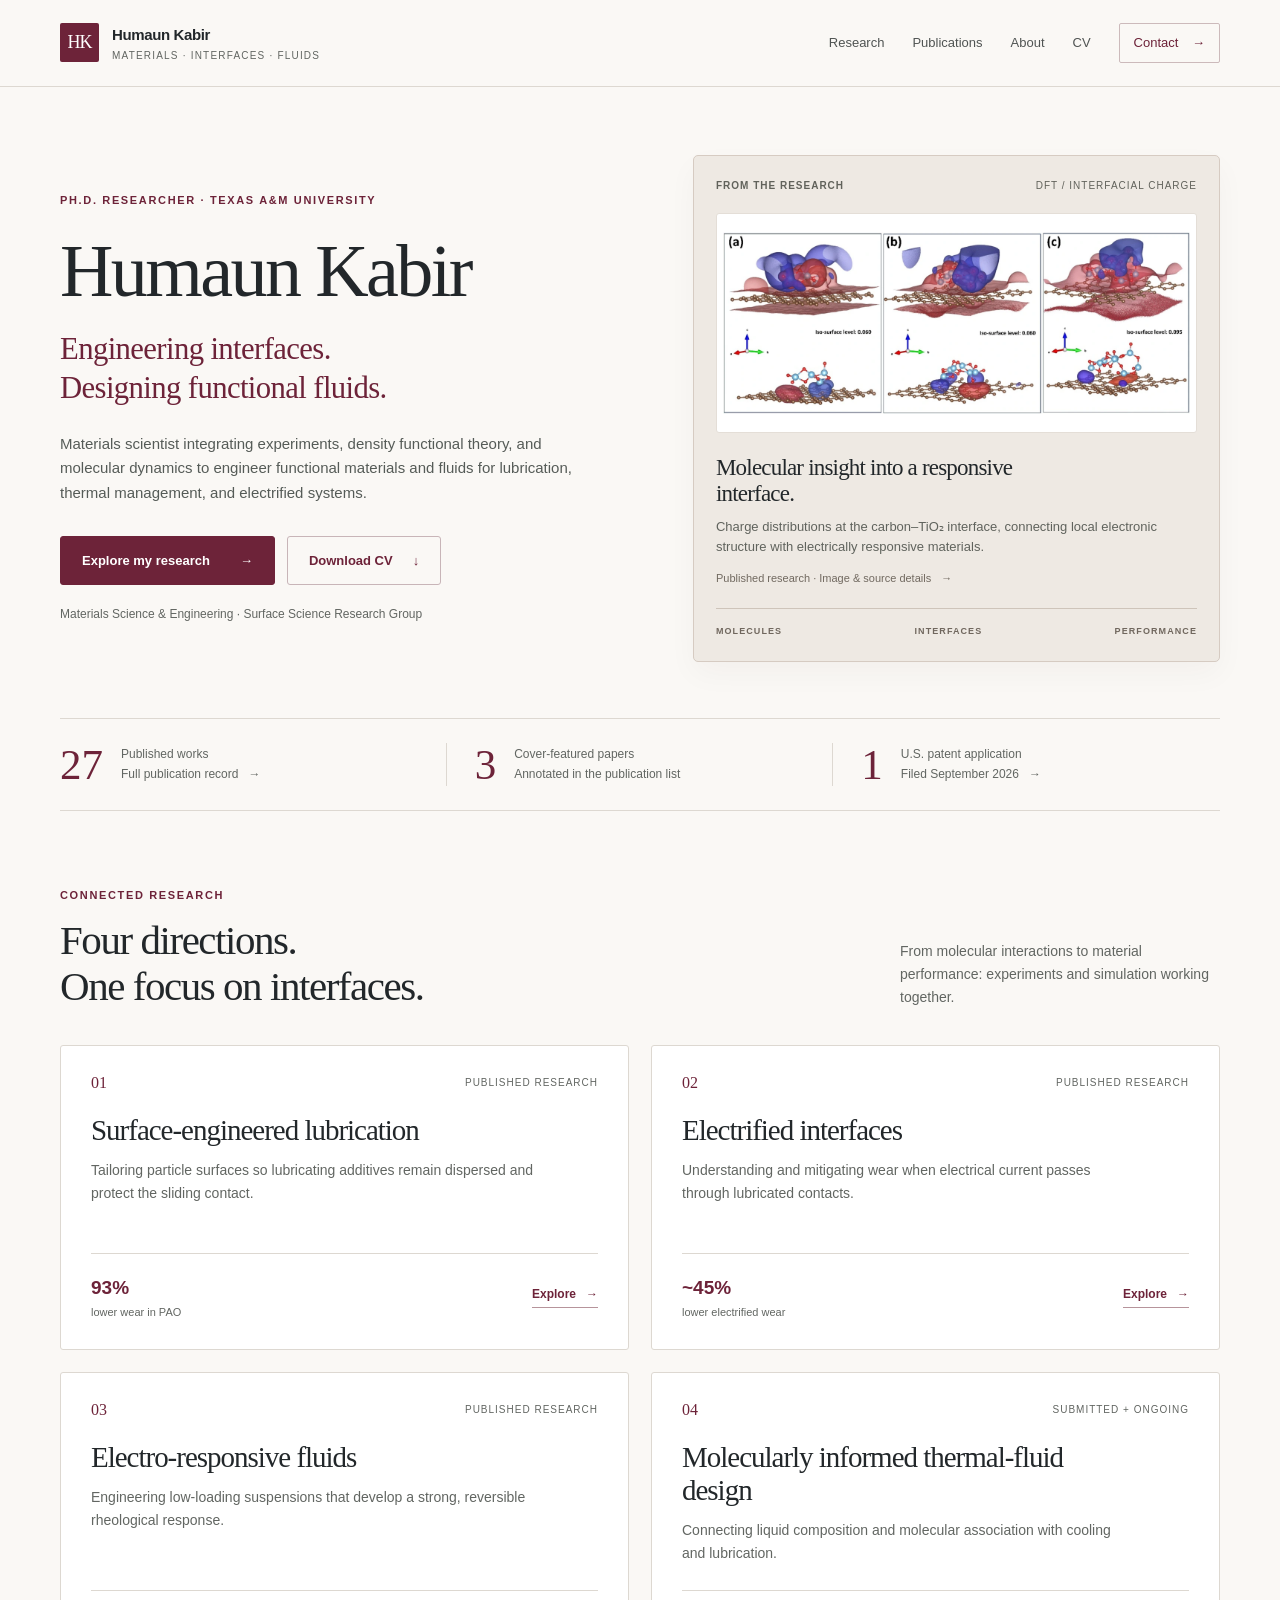
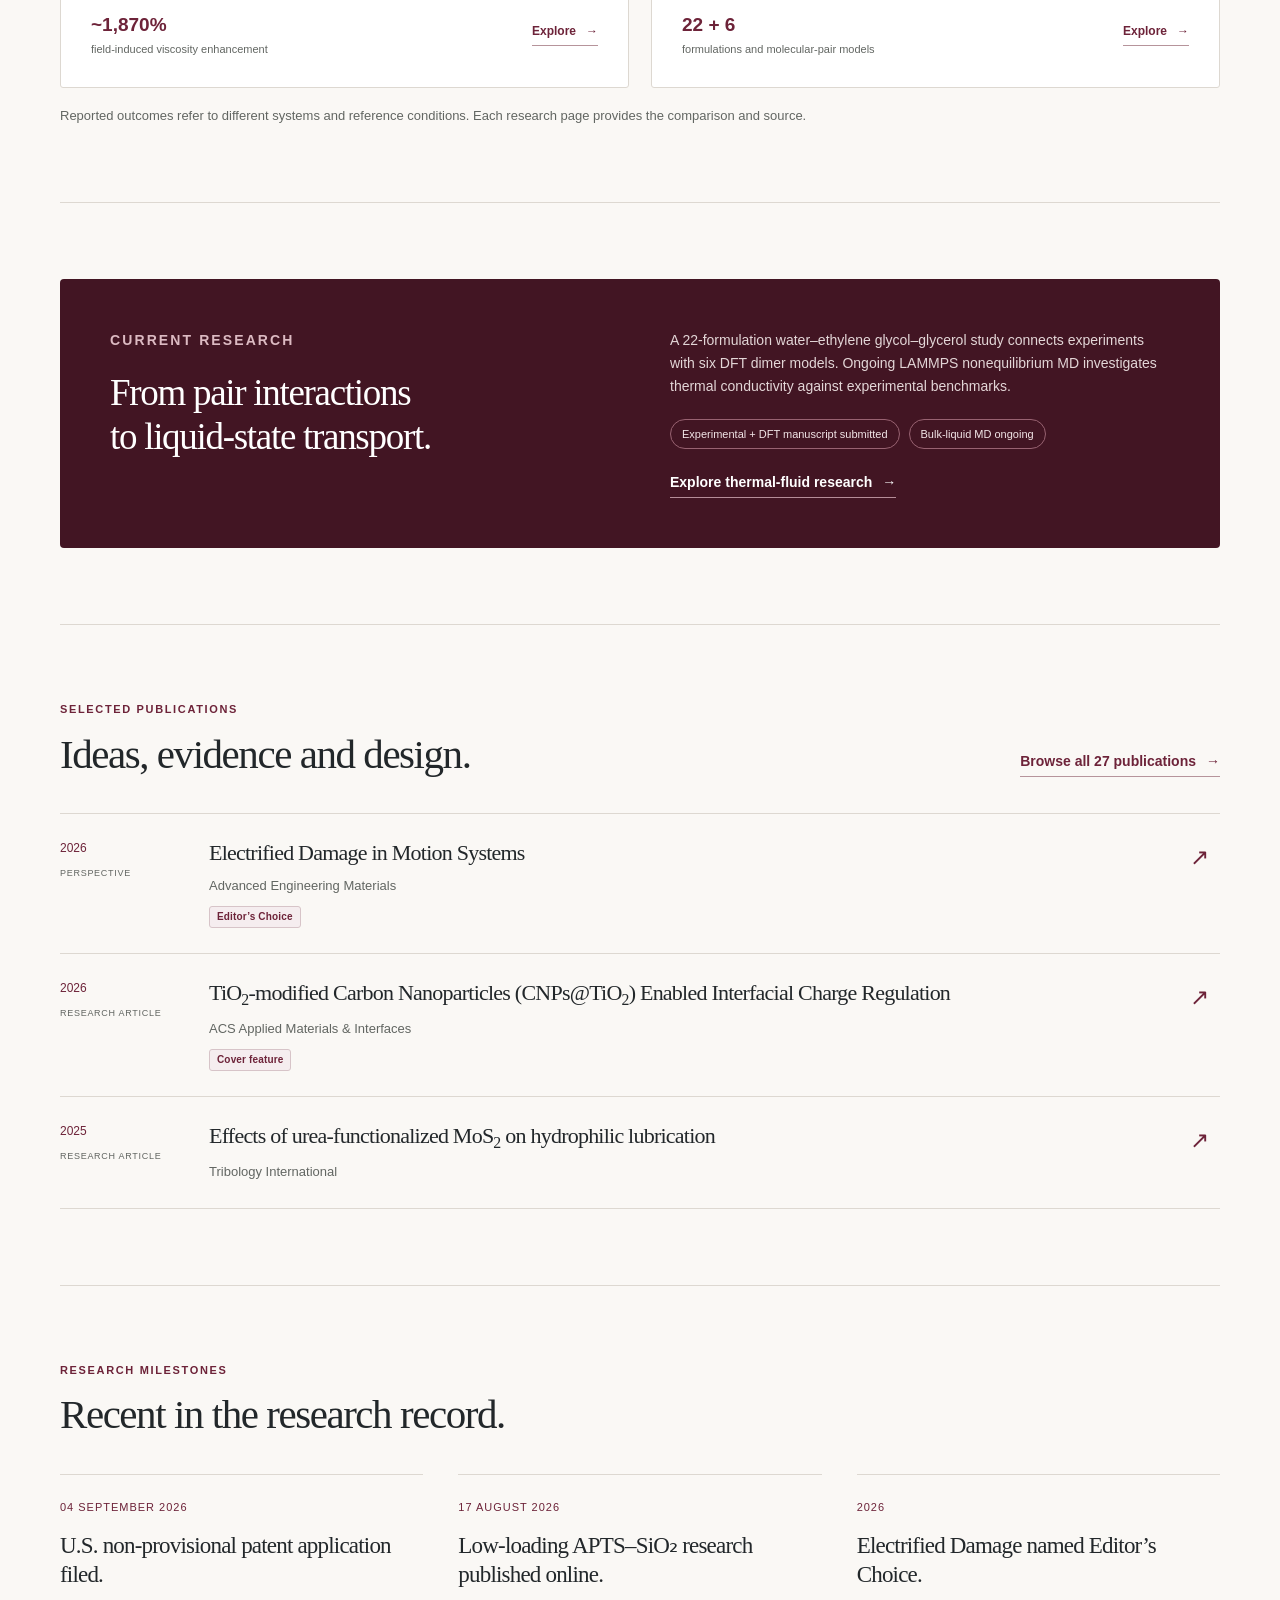
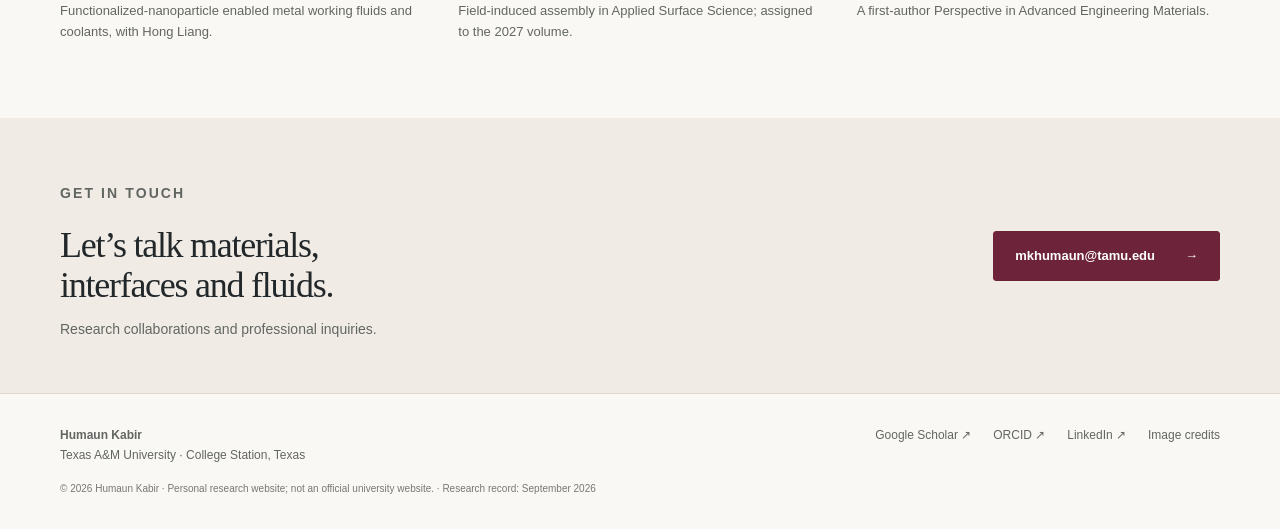
<file: index.html>
<!doctype html><html lang="en"><head><meta charset="utf-8"><meta name="viewport" content="width=device-width, initial-scale=1"><title>Materials, Interfaces &amp; Functional Fluids | Humaun Kabir</title><meta name="description" content="Materials scientist integrating experiments, density functional theory, and molecular dynamics to engineer functional materials and fluids for lubrication, thermal management, and electrified systems."><meta name="theme-color" content="#6d2339"><meta property="og:title" content="Materials, Interfaces &amp; Functional Fluids | Humaun Kabir"><meta property="og:description" content="Materials scientist integrating experiments, density functional theory, and molecular dynamics to engineer functional materials and fluids for lubrication, thermal management, and electrified systems."><meta property="og:type" content="website"><link rel="icon" type="image/svg+xml" href="assets/favicon.svg"><link rel="stylesheet" href="assets/styles.css"><script defer src="assets/site.js"></script></head><body><a class="skip" href="#main-content">Skip to content</a>
<header class="site-header"><div class="wrap header-inner">
<a class="brand" href="index.html" aria-label="Humaun Kabir home"><span class="monogram" aria-hidden="true">HK</span><span><span class="brand-name">Humaun Kabir</span><span class="brand-sub">Materials · Interfaces · Fluids</span></span></a>
<button class="menu-toggle" type="button" aria-label="Toggle navigation" aria-expanded="false" aria-controls="main-nav">Menu <span aria-hidden="true">☰</span></button>
<nav class="nav" id="main-nav" aria-label="Main navigation"><a href="research.html">Research</a><a href="publications.html">Publications</a><a href="about.html">About</a><a href="cv.html">CV</a><a class="nav-contact" href="index.html#contact">Contact <span class="arrow" aria-hidden="true">→</span></a></nav>
</div></header><main id="main-content"><div class="wrap"><section class="hero" aria-labelledby="hero-name"><div><p class="eyebrow">Ph.D. Researcher · Texas A&M University</p><h1 id="hero-name">Humaun Kabir</h1><p class="hero-tagline">Engineering interfaces.<br>Designing functional fluids.</p><p class="hero-bio">Materials scientist integrating experiments, density functional theory, and molecular dynamics to engineer functional materials and fluids for lubrication, thermal management, and electrified systems.</p><div class="actions"><a class="button" href="research.html">Explore my research<span class="arrow" aria-hidden="true">→</span></a><a class="button secondary" href="downloads/Humaun_Kabir_Website_CV.pdf" download>Download CV <span aria-hidden="true">↓</span></a></div><p class="affiliation">Materials Science & Engineering · Surface Science Research Group</p></div><figure class="hero-visual"><div class="figure-label"><b>FROM THE RESEARCH</b><span>DFT / INTERFACIAL CHARGE</span></div><div class="figure-window"><img src="assets/images/interfacial-charge.webp" width="1256" height="490" alt="Published DFT charge distributions for TiO2 clusters on a graphitic carbon surface."></div><figcaption><h3>Molecular insight into a responsive interface.</h3><p class="small">Charge distributions at the carbon–TiO₂ interface, connecting local electronic structure with electrically responsive materials.</p><a class="figure-source" href="responsive-fluids.html">Published research · Image & source details<span class="arrow" aria-hidden="true">→</span></a></figcaption><div class="scale-line" aria-hidden="true"><span>MOLECULES</span><span>INTERFACES</span><span>PERFORMANCE</span></div></figure></section>
<div class="record-strip" aria-label="Research record through September 2026"><div class="record-item"><div class="value">27</div><div class="label"><a href="publications.html">Published works<br>Full publication record<span class="arrow" aria-hidden="true">→</span></a></div></div><div class="record-item"><div class="value">3</div><div class="label">Cover-featured papers<br>Annotated in the publication list</div></div><div class="record-item"><div class="value">1</div><div class="label"><a href="about.html#patent">U.S. patent application<br>Filed September 2026<span class="arrow" aria-hidden="true">→</span></a></div></div></div>
<section class="section"><div class="section-head"><div><p class="eyebrow">CONNECTED RESEARCH</p><h2>Four directions.<br>One focus on interfaces.</h2></div><p>From molecular interactions to material performance: experiments and simulation working together.</p></div><div class="research-grid"><article class="research-card"><div class="card-top"><span class="card-number">01</span><span class="card-tag">Published research</span></div><h3>Surface-engineered lubrication</h3><p>Tailoring particle surfaces so lubricating additives remain dispersed and protect the sliding contact.</p><div class="card-bottom"><div><strong>93%</strong><small>lower wear in PAO</small></div><a class="text-link" href="lubrication.html">Explore<span class="arrow" aria-hidden="true">→</span></a></div></article><article class="research-card"><div class="card-top"><span class="card-number">02</span><span class="card-tag">Published research</span></div><h3>Electrified interfaces</h3><p>Understanding and mitigating wear when electrical current passes through lubricated contacts.</p><div class="card-bottom"><div><strong>~45%</strong><small>lower electrified wear</small></div><a class="text-link" href="electrified-interfaces.html">Explore<span class="arrow" aria-hidden="true">→</span></a></div></article><article class="research-card"><div class="card-top"><span class="card-number">03</span><span class="card-tag">Published research</span></div><h3>Electro-responsive fluids</h3><p>Engineering low-loading suspensions that develop a strong, reversible rheological response.</p><div class="card-bottom"><div><strong>~1,870%</strong><small>field-induced viscosity enhancement</small></div><a class="text-link" href="responsive-fluids.html">Explore<span class="arrow" aria-hidden="true">→</span></a></div></article><article class="research-card"><div class="card-top"><span class="card-number">04</span><span class="card-tag">Submitted + ongoing</span></div><h3>Molecularly informed thermal-fluid design</h3><p>Connecting liquid composition and molecular association with cooling and lubrication.</p><div class="card-bottom"><div><strong>22 + 6</strong><small>formulations and molecular-pair models</small></div><a class="text-link" href="thermal-fluids.html">Explore<span class="arrow" aria-hidden="true">→</span></a></div></article></div><p class="small muted" style="margin-top:18px">Reported outcomes refer to different systems and reference conditions. Each research page provides the comparison and source.</p></section>
<section class="section border"><div class="current-panel"><div><p class="eyebrow">CURRENT RESEARCH</p><h2>From pair interactions<br>to liquid-state transport.</h2></div><div><p>A 22-formulation water–ethylene glycol–glycerol study connects experiments with six DFT dimer models. Ongoing LAMMPS nonequilibrium MD investigates thermal conductivity against experimental benchmarks.</p><div class="stage-tags"><span>Experimental + DFT manuscript submitted</span><span>Bulk-liquid MD ongoing</span></div><div class="actions"><a class="text-link" href="thermal-fluids.html">Explore thermal-fluid research<span class="arrow" aria-hidden="true">→</span></a></div></div></div></section>
<section class="section border"><div class="section-head"><div><p class="eyebrow">SELECTED PUBLICATIONS</p><h2>Ideas, evidence and design.</h2></div><a class="text-link" href="publications.html">Browse all 27 publications<span class="arrow" aria-hidden="true">→</span></a></div><div class="featured-pubs"><article class="featured-pub"><div class="year">2026<div class="pub-kind">Perspective</div></div><div><h3><a href="https://doi.org/10.1002/adem.71036" target="_blank" rel="noopener noreferrer">Electrified Damage in Motion Systems</a></h3><p>Advanced Engineering Materials</p><div class="badges"><span class="badge">Editor’s Choice</span></div></div><a class="pub-arrow" href="https://doi.org/10.1002/adem.71036" target="_blank" rel="noopener noreferrer" aria-label="Read Electrified Damage in Motion Systems">↗</a></article><article class="featured-pub"><div class="year">2026<div class="pub-kind">Research article</div></div><div><h3><a href="https://doi.org/10.1021/acsami.6c10772" target="_blank" rel="noopener noreferrer">TiO<sub>2</sub>-modified Carbon Nanoparticles (CNPs@TiO<sub>2</sub>) Enabled Interfacial Charge Regulation</a></h3><p>ACS Applied Materials &amp; Interfaces</p><div class="badges"><span class="badge">Cover feature</span></div></div><a class="pub-arrow" href="https://doi.org/10.1021/acsami.6c10772" target="_blank" rel="noopener noreferrer" aria-label="Read TiO2-modified Carbon Nanoparticles (CNPs@TiO2) Enabled Interfacial Charge Regulation">↗</a></article><article class="featured-pub"><div class="year">2025<div class="pub-kind">Research article</div></div><div><h3><a href="https://doi.org/10.1016/j.triboint.2024.110384" target="_blank" rel="noopener noreferrer">Effects of urea-functionalized MoS<sub>2</sub> on hydrophilic lubrication</a></h3><p>Tribology International</p></div><a class="pub-arrow" href="https://doi.org/10.1016/j.triboint.2024.110384" target="_blank" rel="noopener noreferrer" aria-label="Read Effects of urea-functionalized MoS2 on hydrophilic lubrication">↗</a></article></div></section>
<section class="section border"><div class="section-head"><div><p class="eyebrow">RESEARCH MILESTONES</p><h2>Recent in the research record.</h2></div></div><div class="news-list"><article class="news-item"><time datetime="2026-09-04">04 September 2026</time><h3><a href="about.html#patent">U.S. non-provisional patent application filed.</a></h3><p>Functionalized-nanoparticle enabled metal working fluids and coolants, with Hong Liang.</p></article><article class="news-item"><time datetime="2026-08-17">17 August 2026</time><h3><a href="responsive-fluids.html">Low-loading APTS–SiO₂ research published online.</a></h3><p>Field-induced assembly in Applied Surface Science; assigned to the 2027 volume.</p></article><article class="news-item"><time datetime="2026">2026</time><h3><a href="publications.html#R05">Electrified Damage named Editor’s Choice.</a></h3><p>A first-author Perspective in Advanced Engineering Materials.</p></article></div></section></div></main><section class="contact-band" id="contact"><div class="wrap contact-inner"><div><p class="eyebrow">GET IN TOUCH</p><h2>Let’s talk materials,<br>interfaces and fluids.</h2><p>Research collaborations and professional inquiries.</p></div><a class="button" href="mailto:mkhumaun@tamu.edu">mkhumaun@tamu.edu<span class="arrow" aria-hidden="true">→</span></a></div></section><footer class="site-footer"><div class="wrap"><div class="footer-inner"><div><strong>Humaun Kabir</strong><br>Texas A&M University · College Station, Texas</div><div class="footer-links"><a href="https://scholar.google.com/citations?user=AwalECcAAAAJ&amp;hl=en" target="_blank" rel="noopener noreferrer" class="">Google Scholar <span aria-hidden="true">↗</span></a><a href="https://orcid.org/0000-0003-0440-2288" target="_blank" rel="noopener noreferrer" class="">ORCID <span aria-hidden="true">↗</span></a><a href="https://www.linkedin.com/in/humaun-kabir/" target="_blank" rel="noopener noreferrer" class="">LinkedIn <span aria-hidden="true">↗</span></a><a href="credits.html">Image credits</a></div></div><p class="footer-note">© 2026 Humaun Kabir · Personal research website; not an official university website. · Research record: September 2026</p></div></footer><script type="application/ld+json">{"@context": "https://schema.org", "@type": "Person", "name": "Mohammad Humaun Kabir", "alternateName": "Humaun Kabir", "jobTitle": "Ph.D. Researcher", "affiliation": {"@type": "Organization", "name": "Texas A&M University"}, "sameAs": ["https://scholar.google.com/citations?user=AwalECcAAAAJ&hl=en", "https://www.linkedin.com/in/humaun-kabir/", "https://orcid.org/0000-0003-0440-2288"], "email": "mkhumaun@tamu.edu"}</script></body></html>
</file>
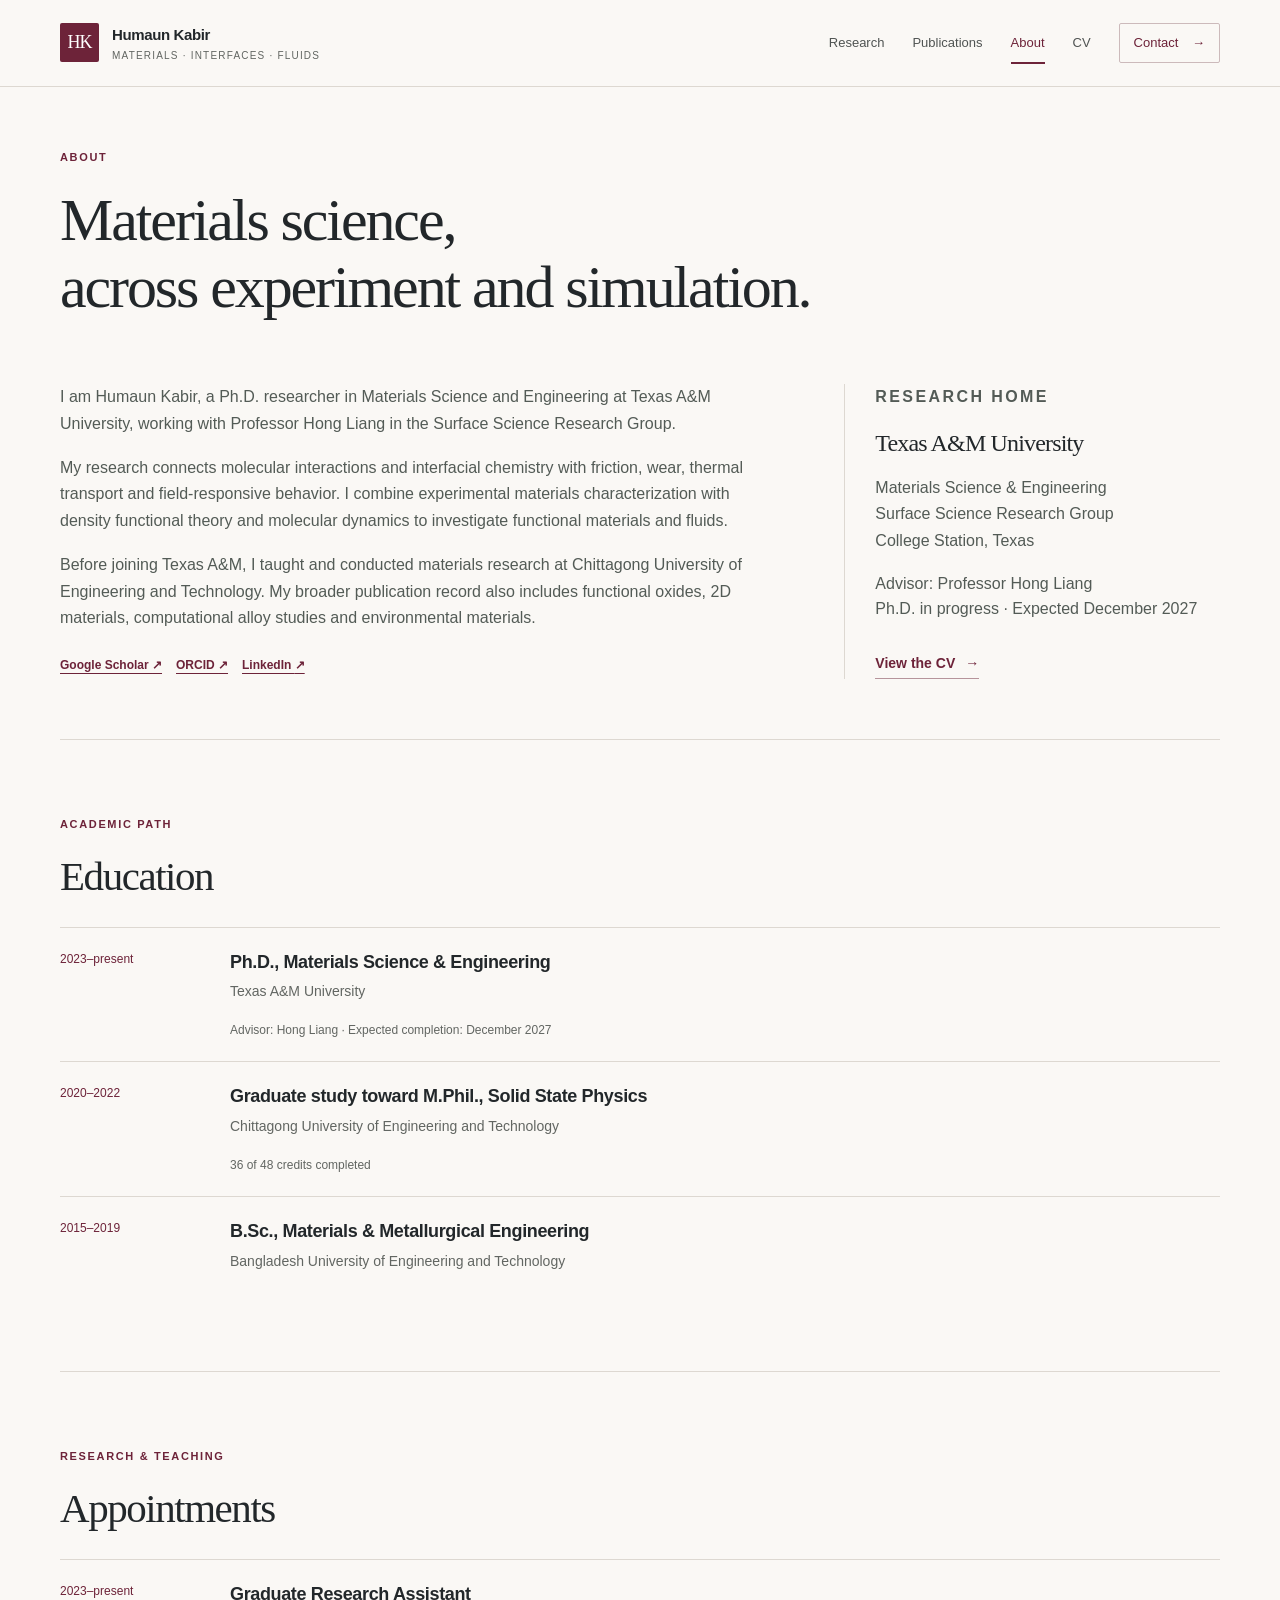
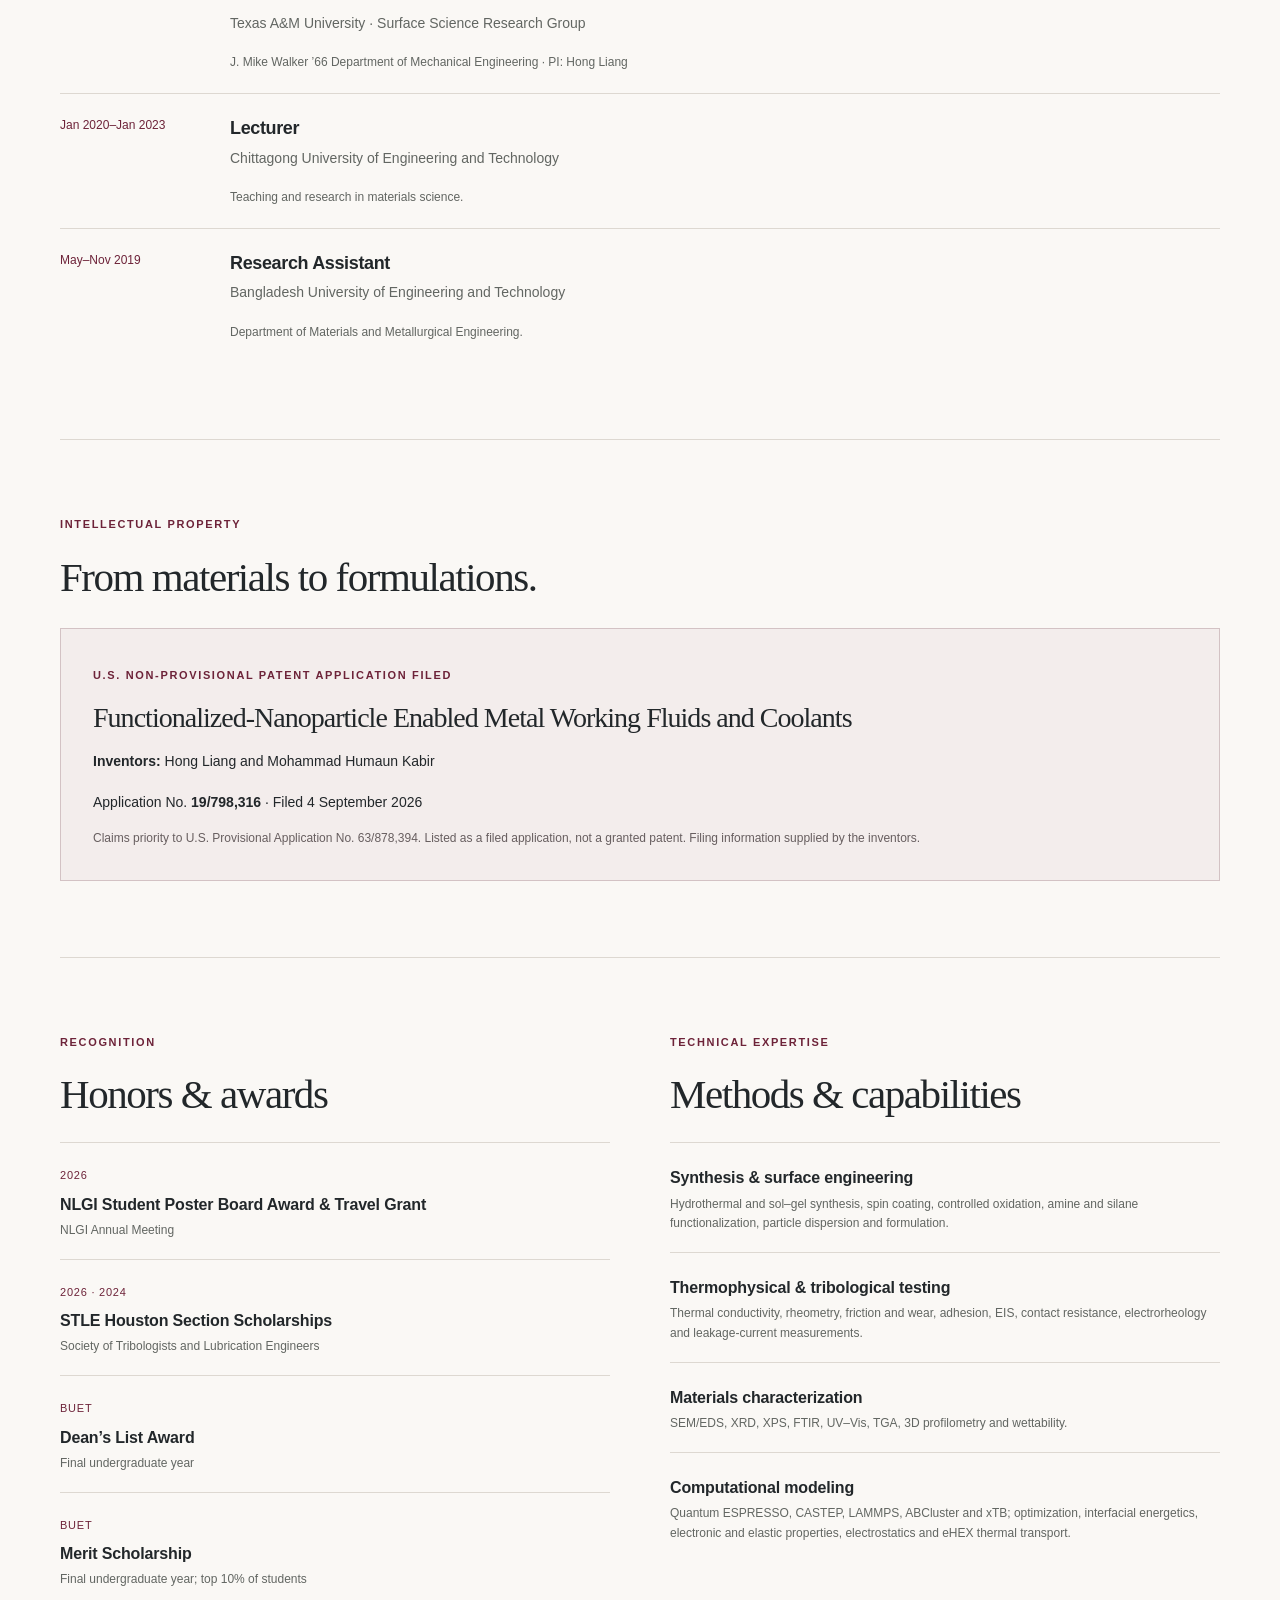
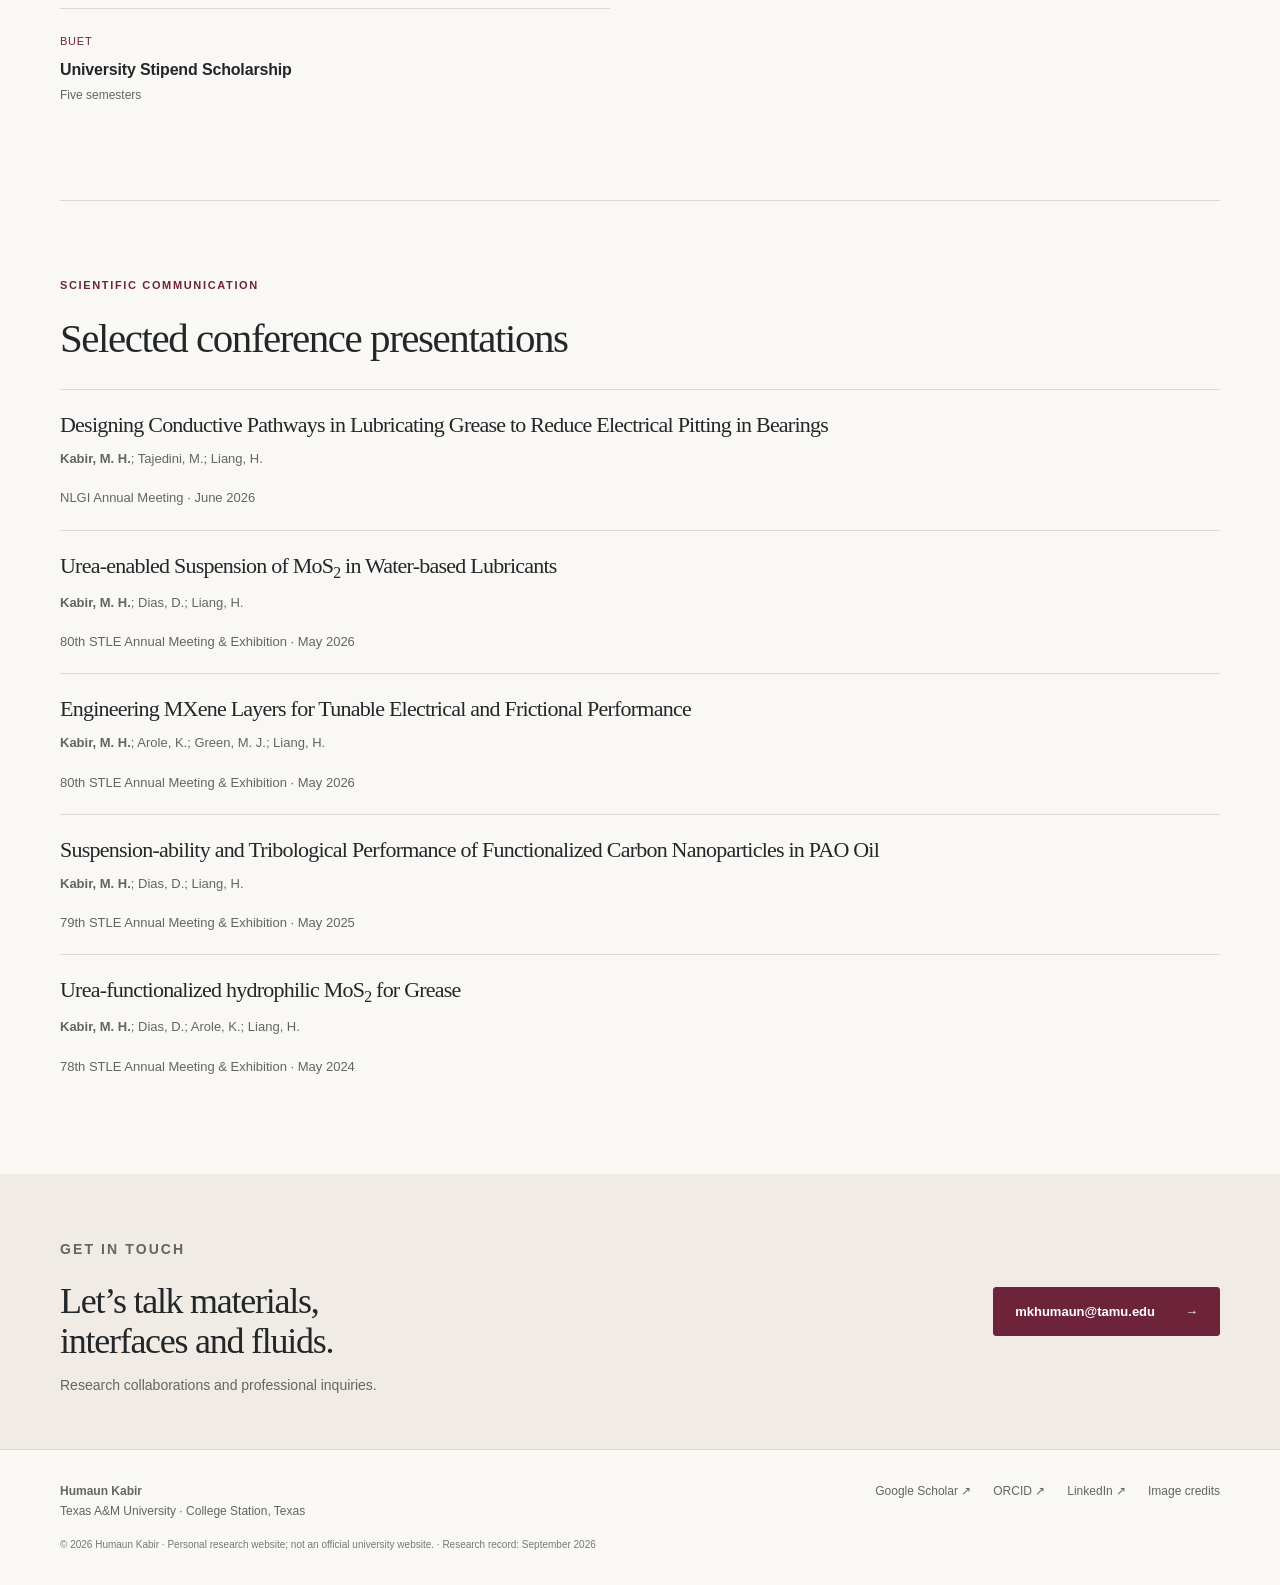
<file: about.html>
<!doctype html><html lang="en"><head><meta charset="utf-8"><meta name="viewport" content="width=device-width, initial-scale=1"><title>About | Humaun Kabir</title><meta name="description" content="Humaun Kabir: education, appointments, research methods, awards, selected presentations and filed patent application."><meta name="theme-color" content="#6d2339"><meta property="og:title" content="About | Humaun Kabir"><meta property="og:description" content="Humaun Kabir: education, appointments, research methods, awards, selected presentations and filed patent application."><meta property="og:type" content="website"><link rel="icon" type="image/svg+xml" href="assets/favicon.svg"><link rel="stylesheet" href="assets/styles.css"><script defer src="assets/site.js"></script></head><body><a class="skip" href="#main-content">Skip to content</a>
<header class="site-header"><div class="wrap header-inner">
<a class="brand" href="index.html" aria-label="Humaun Kabir home"><span class="monogram" aria-hidden="true">HK</span><span><span class="brand-name">Humaun Kabir</span><span class="brand-sub">Materials · Interfaces · Fluids</span></span></a>
<button class="menu-toggle" type="button" aria-label="Toggle navigation" aria-expanded="false" aria-controls="main-nav">Menu <span aria-hidden="true">☰</span></button>
<nav class="nav" id="main-nav" aria-label="Main navigation"><a href="research.html">Research</a><a href="publications.html">Publications</a><a href="about.html" aria-current="page">About</a><a href="cv.html">CV</a><a class="nav-contact" href="index.html#contact">Contact <span class="arrow" aria-hidden="true">→</span></a></nav>
</div></header><main id="main-content" class="wrap"><section class="page-top"><p class="eyebrow">ABOUT</p><h1>Materials science,<br>across experiment and simulation.</h1></section><div class="about-grid"><div><p>I am Humaun Kabir, a Ph.D. researcher in Materials Science and Engineering at Texas A&M University, working with Professor Hong Liang in the Surface Science Research Group.</p><p>My research connects molecular interactions and interfacial chemistry with friction, wear, thermal transport and field-responsive behavior. I combine experimental materials characterization with density functional theory and molecular dynamics to investigate functional materials and fluids.</p><p>Before joining Texas A&M, I taught and conducted materials research at Chittagong University of Engineering and Technology. My broader publication record also includes functional oxides, 2D materials, computational alloy studies and environmental materials.</p><div class="profile-links"><a href="https://scholar.google.com/citations?user=AwalECcAAAAJ&amp;hl=en" target="_blank" rel="noopener noreferrer" class="">Google Scholar <span aria-hidden="true">↗</span></a><a href="https://orcid.org/0000-0003-0440-2288" target="_blank" rel="noopener noreferrer" class="">ORCID <span aria-hidden="true">↗</span></a><a href="https://www.linkedin.com/in/humaun-kabir/" target="_blank" rel="noopener noreferrer" class="">LinkedIn <span aria-hidden="true">↗</span></a></div></div><aside class="about-aside"><p class="eyebrow">RESEARCH HOME</p><h3>Texas A&M University</h3><p>Materials Science & Engineering<br>Surface Science Research Group<br>College Station, Texas</p><p class="small">Advisor: Professor Hong Liang<br>Ph.D. in progress · Expected December 2027</p><div class="actions"><a class="text-link" href="cv.html">View the CV<span class="arrow" aria-hidden="true">→</span></a></div></aside></div><section class="section border"><p class="eyebrow">ACADEMIC PATH</p><h2>Education</h2><div class="timeline"><div class="timeline-item"><time>2023–present</time><div><h3>Ph.D., Materials Science &amp; Engineering</h3><p>Texas A&amp;M University</p><p class=small>Advisor: Hong Liang · Expected completion: December 2027</p></div></div><div class="timeline-item"><time>2020–2022</time><div><h3>Graduate study toward M.Phil., Solid State Physics</h3><p>Chittagong University of Engineering and Technology</p><p class=small>36 of 48 credits completed</p></div></div><div class="timeline-item"><time>2015–2019</time><div><h3>B.Sc., Materials &amp; Metallurgical Engineering</h3><p>Bangladesh University of Engineering and Technology</p></div></div></div></section><section class="section border"><p class="eyebrow">RESEARCH & TEACHING</p><h2>Appointments</h2><div class="timeline"><div class="timeline-item"><time>2023–present</time><div><h3>Graduate Research Assistant</h3><p>Texas A&amp;M University · Surface Science Research Group</p><p class=small>J. Mike Walker ’66 Department of Mechanical Engineering · PI: Hong Liang</p></div></div><div class="timeline-item"><time>Jan 2020–Jan 2023</time><div><h3>Lecturer</h3><p>Chittagong University of Engineering and Technology</p><p class=small>Teaching and research in materials science.</p></div></div><div class="timeline-item"><time>May–Nov 2019</time><div><h3>Research Assistant</h3><p>Bangladesh University of Engineering and Technology</p><p class=small>Department of Materials and Metallurgical Engineering.</p></div></div></div></section><section class="section border" id="patent"><p class="eyebrow">INTELLECTUAL PROPERTY</p><h2>From materials to formulations.</h2><div class="patent-box"><span class="overline">U.S. non-provisional patent application filed</span><h3>Functionalized-Nanoparticle Enabled Metal Working Fluids and Coolants</h3><p><strong>Inventors:</strong> Hong Liang and Mohammad Humaun Kabir</p><p>Application No. <strong>19/798,316</strong> · Filed 4 September 2026</p><p class="small">Claims priority to U.S. Provisional Application No. 63/878,394. Listed as a filed application, not a granted patent. Filing information supplied by the inventors.</p></div></section><section class="section border"><div class="two-col"><div><p class="eyebrow">RECOGNITION</p><h2 style="margin-bottom:25px">Honors & awards</h2><div class="award-item"><span>2026</span><h3>NLGI Student Poster Board Award &amp; Travel Grant</h3><p>NLGI Annual Meeting</p></div><div class="award-item"><span>2026 · 2024</span><h3>STLE Houston Section Scholarships</h3><p>Society of Tribologists and Lubrication Engineers</p></div><div class="award-item"><span>BUET</span><h3>Dean’s List Award</h3><p>Final undergraduate year</p></div><div class="award-item"><span>BUET</span><h3>Merit Scholarship</h3><p>Final undergraduate year; top 10% of students</p></div><div class="award-item"><span>BUET</span><h3>University Stipend Scholarship</h3><p>Five semesters</p></div></div><div><p class="eyebrow">TECHNICAL EXPERTISE</p><h2 style="margin-bottom:25px">Methods & capabilities</h2><div class="award-item"><h3>Synthesis &amp; surface engineering</h3><p>Hydrothermal and sol–gel synthesis, spin coating, controlled oxidation, amine and silane functionalization, particle dispersion and formulation.</p></div><div class="award-item"><h3>Thermophysical &amp; tribological testing</h3><p>Thermal conductivity, rheometry, friction and wear, adhesion, EIS, contact resistance, electrorheology and leakage-current measurements.</p></div><div class="award-item"><h3>Materials characterization</h3><p>SEM/EDS, XRD, XPS, FTIR, UV–Vis, TGA, 3D profilometry and wettability.</p></div><div class="award-item"><h3>Computational modeling</h3><p>Quantum ESPRESSO, CASTEP, LAMMPS, ABCluster and xTB; optimization, interfacial energetics, electronic and elastic properties, electrostatics and eHEX thermal transport.</p></div></div></div></section><section class="section border"><p class="eyebrow">SCIENTIFIC COMMUNICATION</p><h2 style="margin-bottom:28px">Selected conference presentations</h2><article class="talk"><h3>Designing Conductive Pathways in Lubricating Grease to Reduce Electrical Pitting in Bearings</h3><p><strong>Kabir, M. H.</strong>; Tajedini, M.; Liang, H.</p><p>NLGI Annual Meeting · June 2026</p></article><article class="talk"><h3>Urea-enabled Suspension of MoS<sub>2</sub> in Water-based Lubricants</h3><p><strong>Kabir, M. H.</strong>; Dias, D.; Liang, H.</p><p>80th STLE Annual Meeting &amp; Exhibition · May 2026</p></article><article class="talk"><h3>Engineering MXene Layers for Tunable Electrical and Frictional Performance</h3><p><strong>Kabir, M. H.</strong>; Arole, K.; Green, M. J.; Liang, H.</p><p>80th STLE Annual Meeting &amp; Exhibition · May 2026</p></article><article class="talk"><h3>Suspension-ability and Tribological Performance of Functionalized Carbon Nanoparticles in PAO Oil</h3><p><strong>Kabir, M. H.</strong>; Dias, D.; Liang, H.</p><p>79th STLE Annual Meeting &amp; Exhibition · May 2025</p></article><article class="talk"><h3>Urea-functionalized hydrophilic MoS<sub>2</sub> for Grease</h3><p><strong>Kabir, M. H.</strong>; Dias, D.; Arole, K.; Liang, H.</p><p>78th STLE Annual Meeting &amp; Exhibition · May 2024</p></article></section></main><section class="contact-band" id="contact"><div class="wrap contact-inner"><div><p class="eyebrow">GET IN TOUCH</p><h2>Let’s talk materials,<br>interfaces and fluids.</h2><p>Research collaborations and professional inquiries.</p></div><a class="button" href="mailto:mkhumaun@tamu.edu">mkhumaun@tamu.edu<span class="arrow" aria-hidden="true">→</span></a></div></section><footer class="site-footer"><div class="wrap"><div class="footer-inner"><div><strong>Humaun Kabir</strong><br>Texas A&M University · College Station, Texas</div><div class="footer-links"><a href="https://scholar.google.com/citations?user=AwalECcAAAAJ&amp;hl=en" target="_blank" rel="noopener noreferrer" class="">Google Scholar <span aria-hidden="true">↗</span></a><a href="https://orcid.org/0000-0003-0440-2288" target="_blank" rel="noopener noreferrer" class="">ORCID <span aria-hidden="true">↗</span></a><a href="https://www.linkedin.com/in/humaun-kabir/" target="_blank" rel="noopener noreferrer" class="">LinkedIn <span aria-hidden="true">↗</span></a><a href="credits.html">Image credits</a></div></div><p class="footer-note">© 2026 Humaun Kabir · Personal research website; not an official university website. · Research record: September 2026</p></div></footer><script type="application/ld+json">{"@context": "https://schema.org", "@type": "Person", "name": "Mohammad Humaun Kabir", "alternateName": "Humaun Kabir", "jobTitle": "Ph.D. Researcher", "affiliation": {"@type": "Organization", "name": "Texas A&M University"}, "sameAs": ["https://scholar.google.com/citations?user=AwalECcAAAAJ&hl=en", "https://www.linkedin.com/in/humaun-kabir/", "https://orcid.org/0000-0003-0440-2288"], "email": "mkhumaun@tamu.edu"}</script></body></html>
</file>
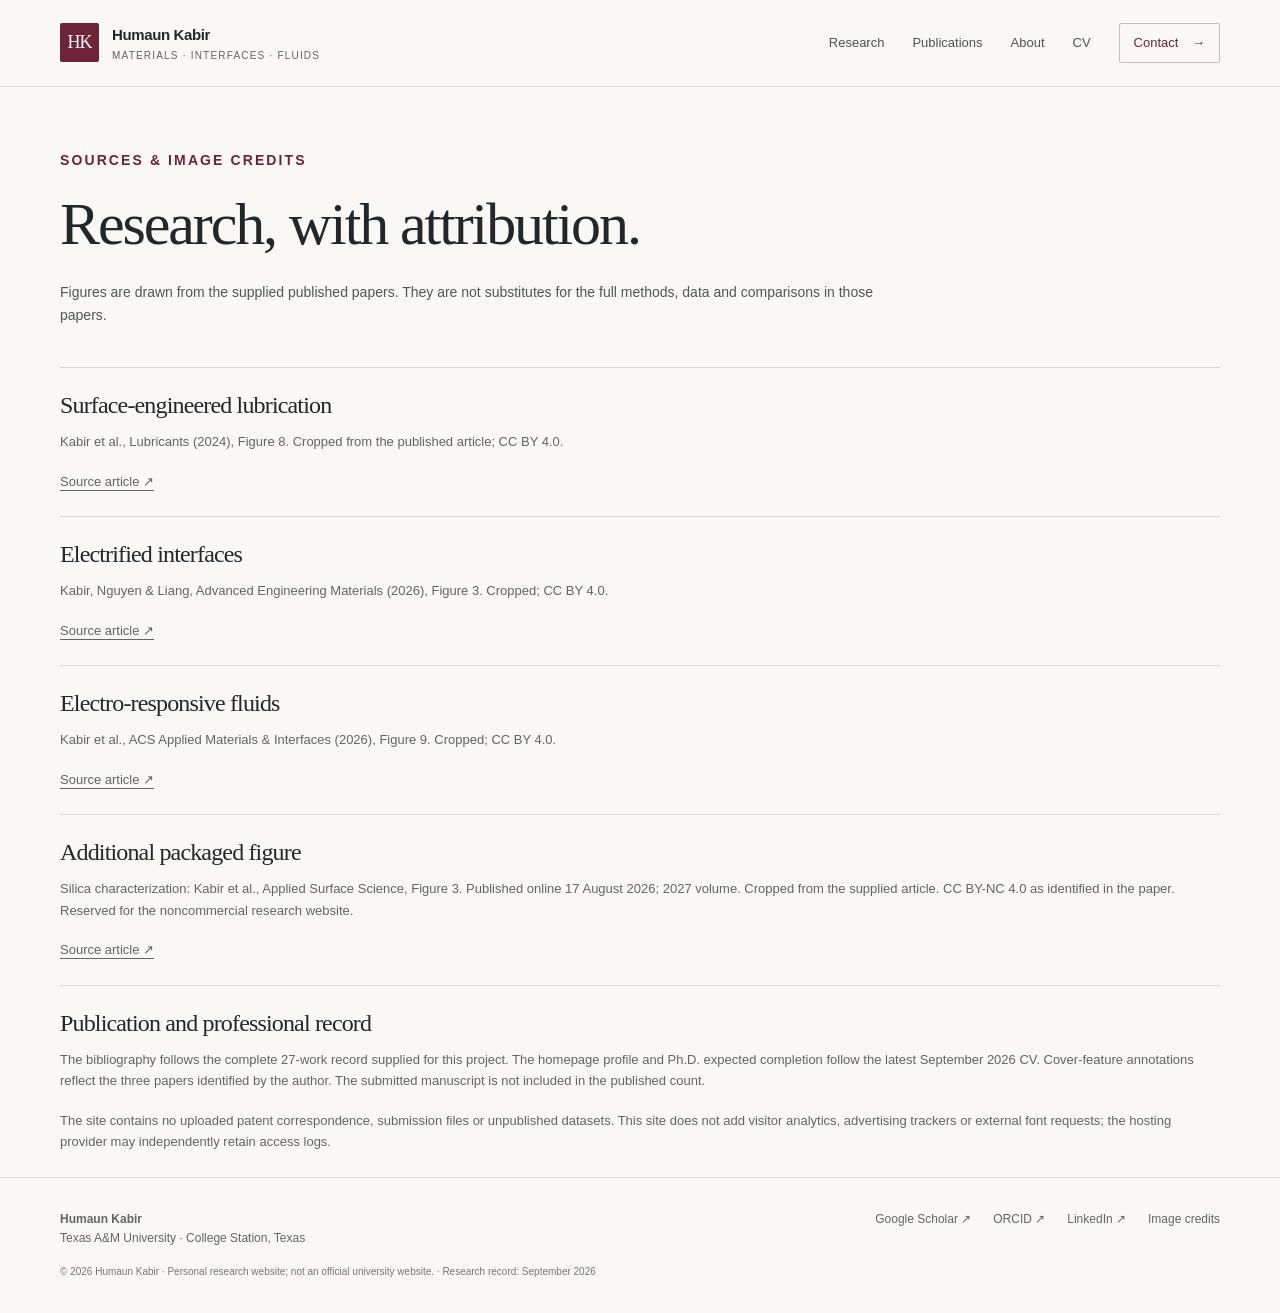
<file: credits.html>
<!doctype html><html lang="en"><head><meta charset="utf-8"><meta name="viewport" content="width=device-width, initial-scale=1"><title>Sources &amp; Image Credits | Humaun Kabir</title><meta name="description" content="Sources and image attribution for the personal research website of Humaun Kabir."><meta name="theme-color" content="#6d2339"><meta property="og:title" content="Sources &amp; Image Credits | Humaun Kabir"><meta property="og:description" content="Sources and image attribution for the personal research website of Humaun Kabir."><meta property="og:type" content="website"><link rel="icon" type="image/svg+xml" href="assets/favicon.svg"><link rel="stylesheet" href="assets/styles.css"><script defer src="assets/site.js"></script></head><body><a class="skip" href="#main-content">Skip to content</a>
<header class="site-header"><div class="wrap header-inner">
<a class="brand" href="index.html" aria-label="Humaun Kabir home"><span class="monogram" aria-hidden="true">HK</span><span><span class="brand-name">Humaun Kabir</span><span class="brand-sub">Materials · Interfaces · Fluids</span></span></a>
<button class="menu-toggle" type="button" aria-label="Toggle navigation" aria-expanded="false" aria-controls="main-nav">Menu <span aria-hidden="true">☰</span></button>
<nav class="nav" id="main-nav" aria-label="Main navigation"><a href="research.html">Research</a><a href="publications.html">Publications</a><a href="about.html">About</a><a href="cv.html">CV</a><a class="nav-contact" href="index.html#contact">Contact <span class="arrow" aria-hidden="true">→</span></a></nav>
</div></header><main id="main-content" class="wrap credits"><section class="page-top"><p class="eyebrow">SOURCES & IMAGE CREDITS</p><h1>Research, with attribution.</h1><p class="lede">Figures are drawn from the supplied published papers. They are not substitutes for the full methods, data and comparisons in those papers.</p></section><section class="credit-entry"><h2>Surface-engineered lubrication</h2><p>Kabir et al., Lubricants (2024), Figure 8. Cropped from the published article; CC BY 4.0.</p><p><a href="https://doi.org/10.3390/lubricants12030080" target="_blank" rel="noopener noreferrer" class="">Source article <span aria-hidden="true">↗</span></a></p></section><section class="credit-entry"><h2>Electrified interfaces</h2><p>Kabir, Nguyen &amp; Liang, Advanced Engineering Materials (2026), Figure 3. Cropped; CC BY 4.0.</p><p><a href="https://doi.org/10.1002/adem.71036" target="_blank" rel="noopener noreferrer" class="">Source article <span aria-hidden="true">↗</span></a></p></section><section class="credit-entry"><h2>Electro-responsive fluids</h2><p>Kabir et al., ACS Applied Materials &amp; Interfaces (2026), Figure 9. Cropped; CC BY 4.0.</p><p><a href="https://doi.org/10.1021/acsami.6c10772" target="_blank" rel="noopener noreferrer" class="">Source article <span aria-hidden="true">↗</span></a></p></section><section class="credit-entry"><h2>Additional packaged figure</h2><p>Silica characterization: Kabir et al., Applied Surface Science, Figure 3. Published online 17 August 2026; 2027 volume. Cropped from the supplied article. CC BY-NC 4.0 as identified in the paper. Reserved for the noncommercial research website.</p><p><a href="https://doi.org/10.1016/j.apsusc.2026.168138" target="_blank" rel="noopener noreferrer" class="">Source article <span aria-hidden="true">↗</span></a></p></section><section class="credit-entry"><h2>Publication and professional record</h2><p>The bibliography follows the complete 27-work record supplied for this project. The homepage profile and Ph.D. expected completion follow the latest September 2026 CV. Cover-feature annotations reflect the three papers identified by the author. The submitted manuscript is not included in the published count.</p><p>The site contains no uploaded patent correspondence, submission files or unpublished datasets. This site does not add visitor analytics, advertising trackers or external font requests; the hosting provider may independently retain access logs.</p></section></main><footer class="site-footer"><div class="wrap"><div class="footer-inner"><div><strong>Humaun Kabir</strong><br>Texas A&M University · College Station, Texas</div><div class="footer-links"><a href="https://scholar.google.com/citations?user=AwalECcAAAAJ&amp;hl=en" target="_blank" rel="noopener noreferrer" class="">Google Scholar <span aria-hidden="true">↗</span></a><a href="https://orcid.org/0000-0003-0440-2288" target="_blank" rel="noopener noreferrer" class="">ORCID <span aria-hidden="true">↗</span></a><a href="https://www.linkedin.com/in/humaun-kabir/" target="_blank" rel="noopener noreferrer" class="">LinkedIn <span aria-hidden="true">↗</span></a><a href="credits.html">Image credits</a></div></div><p class="footer-note">© 2026 Humaun Kabir · Personal research website; not an official university website. · Research record: September 2026</p></div></footer><script type="application/ld+json">{"@context": "https://schema.org", "@type": "Person", "name": "Mohammad Humaun Kabir", "alternateName": "Humaun Kabir", "jobTitle": "Ph.D. Researcher", "affiliation": {"@type": "Organization", "name": "Texas A&M University"}, "sameAs": ["https://scholar.google.com/citations?user=AwalECcAAAAJ&hl=en", "https://www.linkedin.com/in/humaun-kabir/", "https://orcid.org/0000-0003-0440-2288"], "email": "mkhumaun@tamu.edu"}</script></body></html>
</file>
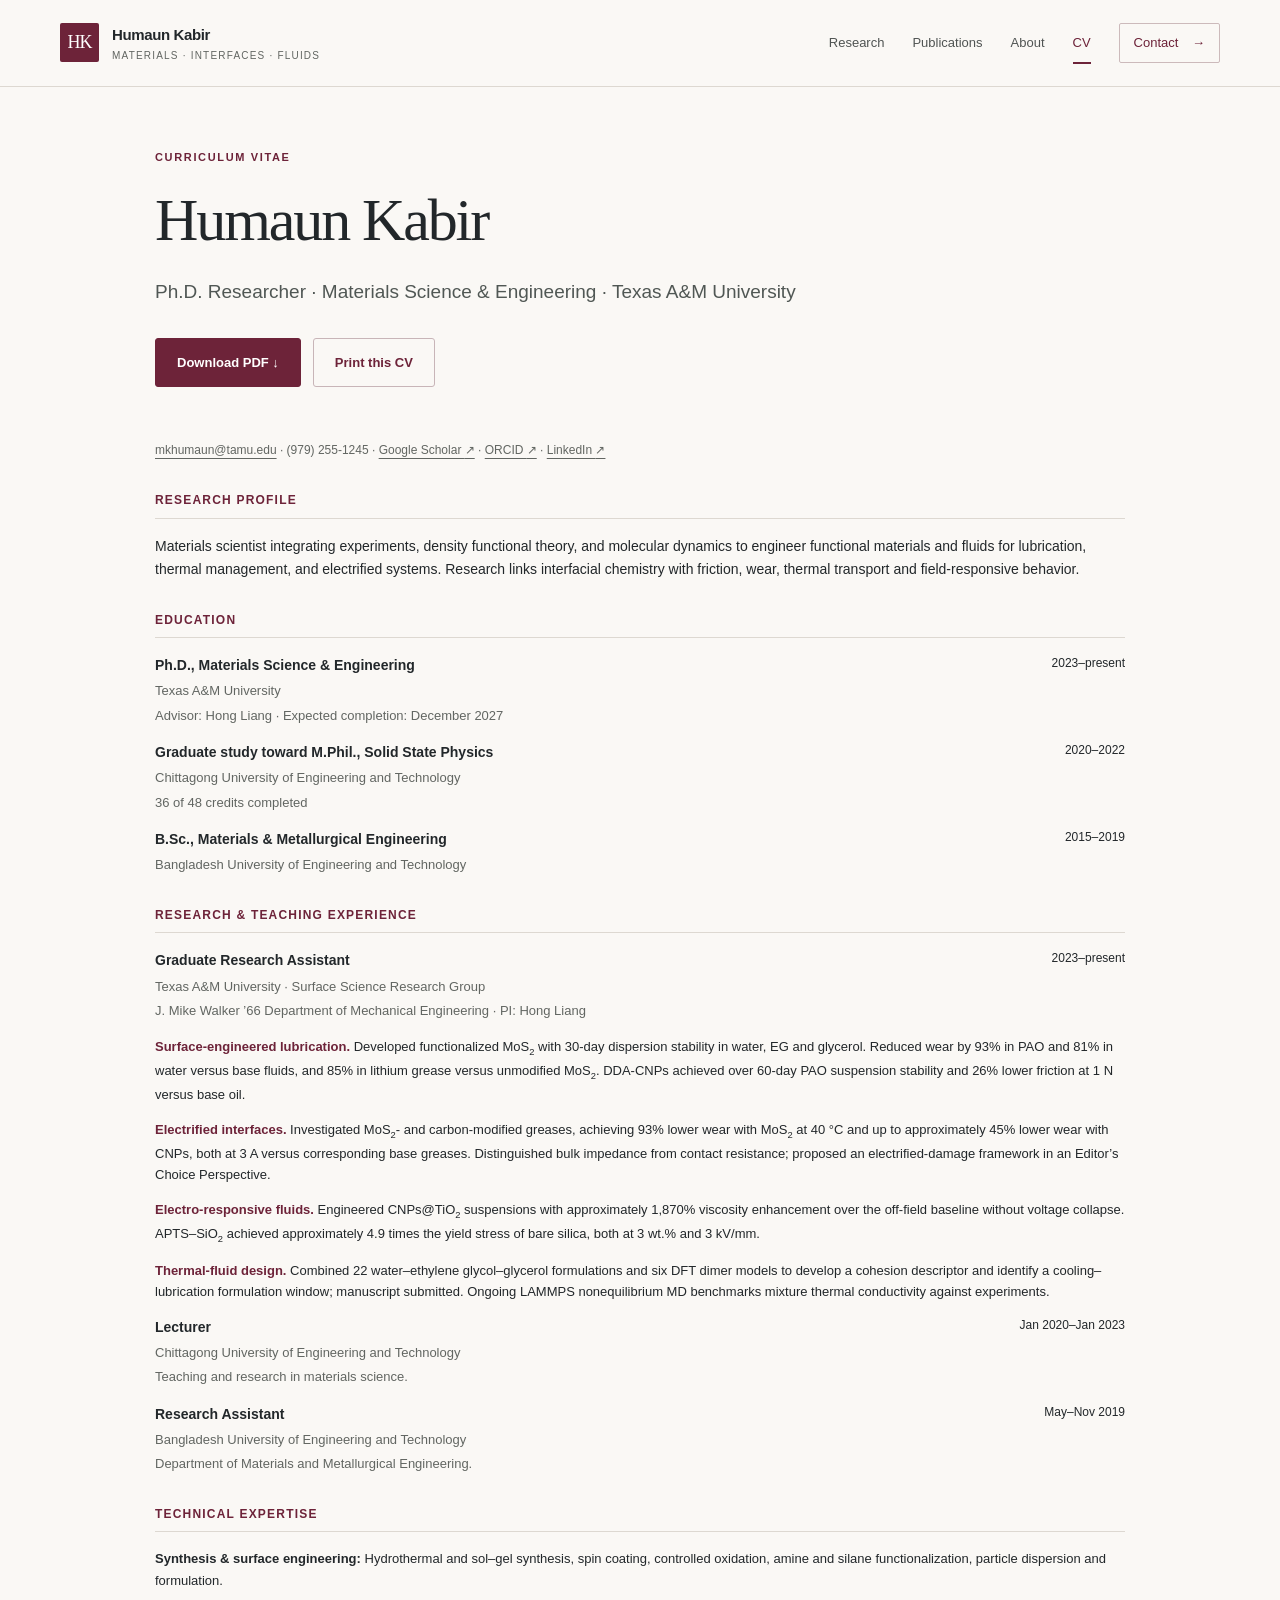
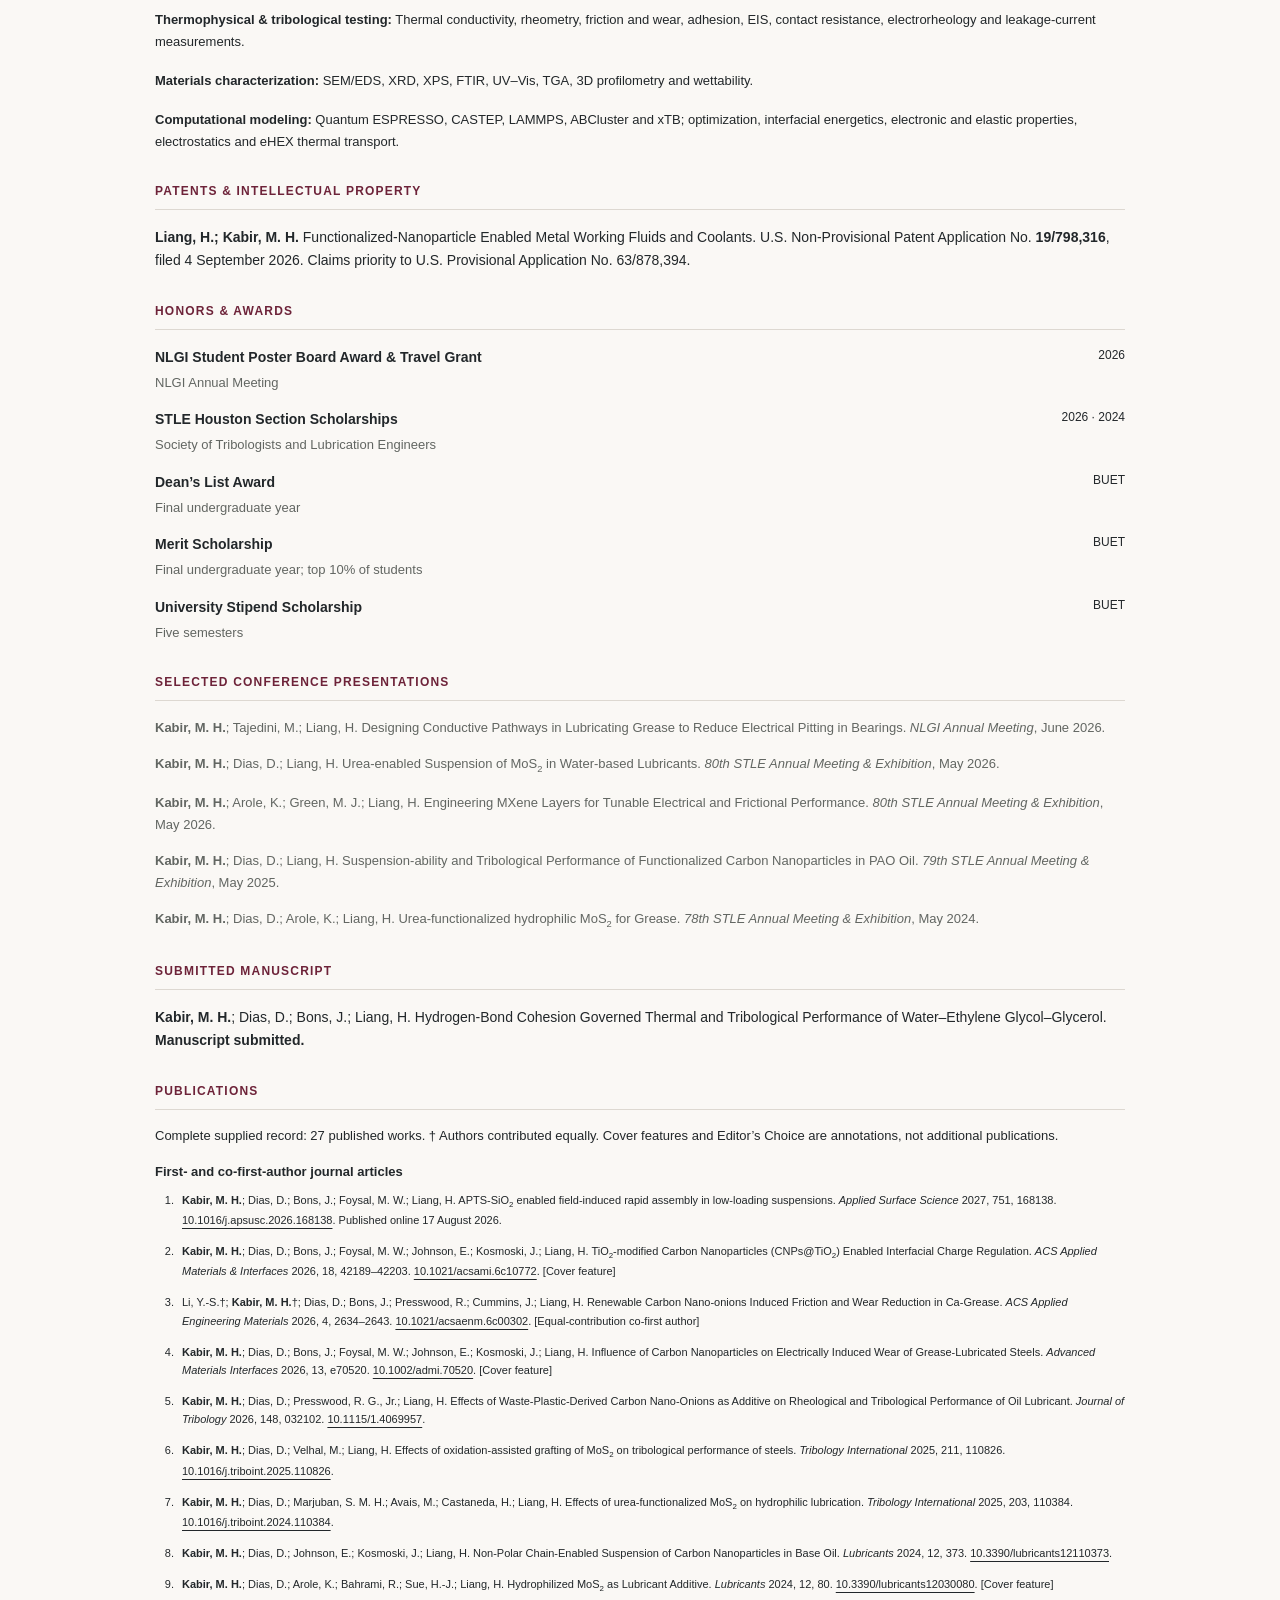
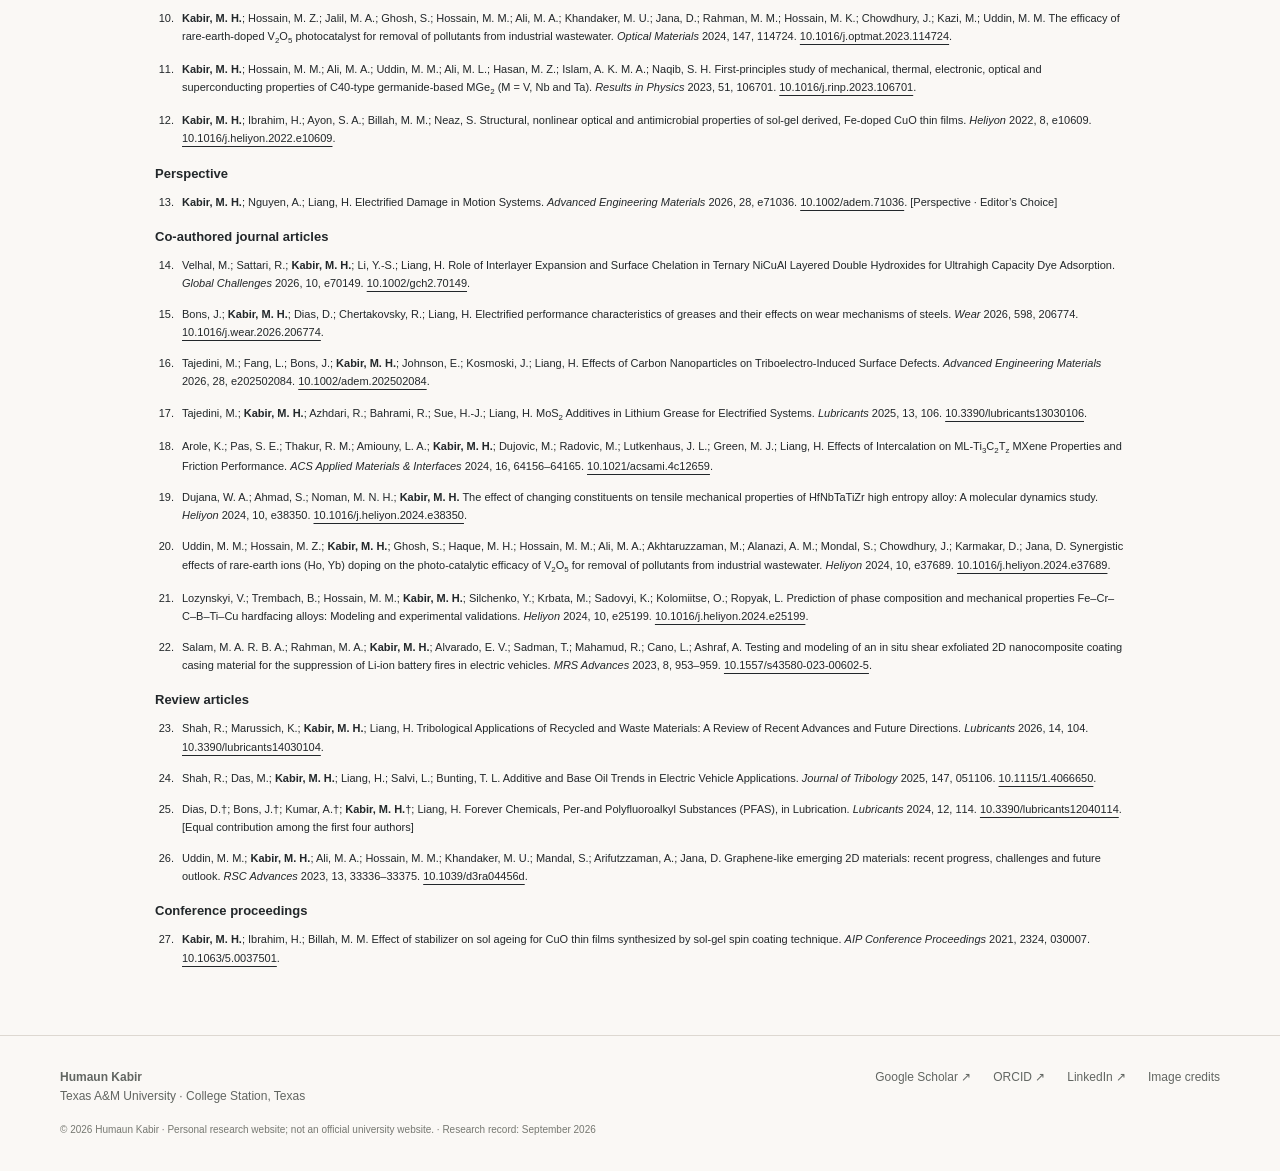
<file: cv.html>
<!doctype html><html lang="en"><head><meta charset="utf-8"><meta name="viewport" content="width=device-width, initial-scale=1"><title>Curriculum Vitae | Humaun Kabir</title><meta name="description" content="The public research CV of Humaun Kabir, including research contributions, education, patent application and complete publication record."><meta name="theme-color" content="#6d2339"><meta property="og:title" content="Curriculum Vitae | Humaun Kabir"><meta property="og:description" content="The public research CV of Humaun Kabir, including research contributions, education, patent application and complete publication record."><meta property="og:type" content="website"><link rel="icon" type="image/svg+xml" href="assets/favicon.svg"><link rel="stylesheet" href="assets/styles.css"><script defer src="assets/site.js"></script></head><body><a class="skip" href="#main-content">Skip to content</a>
<header class="site-header"><div class="wrap header-inner">
<a class="brand" href="index.html" aria-label="Humaun Kabir home"><span class="monogram" aria-hidden="true">HK</span><span><span class="brand-name">Humaun Kabir</span><span class="brand-sub">Materials · Interfaces · Fluids</span></span></a>
<button class="menu-toggle" type="button" aria-label="Toggle navigation" aria-expanded="false" aria-controls="main-nav">Menu <span aria-hidden="true">☰</span></button>
<nav class="nav" id="main-nav" aria-label="Main navigation"><a href="research.html">Research</a><a href="publications.html">Publications</a><a href="about.html">About</a><a href="cv.html" aria-current="page">CV</a><a class="nav-contact" href="index.html#contact">Contact <span class="arrow" aria-hidden="true">→</span></a></nav>
</div></header><main id="main-content" class="wrap"><div class="cv-doc"><section class="page-top"><p class="eyebrow">CURRICULUM VITAE</p><h1>Humaun Kabir</h1><p class="lede">Ph.D. Researcher · Materials Science & Engineering · Texas A&M University</p><div class="actions no-print"><a class="button" href="downloads/Humaun_Kabir_Website_CV.pdf" download>Download PDF ↓</a><button class="button secondary" data-print-cv>Print this CV</button></div></section><p class="cv-contact"><a href="mailto:mkhumaun@tamu.edu">mkhumaun@tamu.edu</a> · (979) 255-1245 · <a href="https://scholar.google.com/citations?user=AwalECcAAAAJ&amp;hl=en" target="_blank" rel="noopener noreferrer" class="">Google Scholar <span aria-hidden="true">↗</span></a> · <a href="https://orcid.org/0000-0003-0440-2288" target="_blank" rel="noopener noreferrer" class="">ORCID <span aria-hidden="true">↗</span></a> · <a href="https://www.linkedin.com/in/humaun-kabir/" target="_blank" rel="noopener noreferrer" class="">LinkedIn <span aria-hidden="true">↗</span></a></p><section class="cv-section"><h2>Research profile</h2><p class="cv-profile">Materials scientist integrating experiments, density functional theory, and molecular dynamics to engineer functional materials and fluids for lubrication, thermal management, and electrified systems. Research links interfacial chemistry with friction, wear, thermal transport and field-responsive behavior.</p></section><section class="cv-section"><h2>Education</h2><div class="cv-entry"><div class="cv-line"><strong>Ph.D., Materials Science &amp; Engineering</strong><time>2023–present</time></div><p>Texas A&amp;M University</p><p>Advisor: Hong Liang · Expected completion: December 2027</p></div><div class="cv-entry"><div class="cv-line"><strong>Graduate study toward M.Phil., Solid State Physics</strong><time>2020–2022</time></div><p>Chittagong University of Engineering and Technology</p><p>36 of 48 credits completed</p></div><div class="cv-entry"><div class="cv-line"><strong>B.Sc., Materials &amp; Metallurgical Engineering</strong><time>2015–2019</time></div><p>Bangladesh University of Engineering and Technology</p><p></p></div></section><section class="cv-section"><h2>Research & teaching experience</h2><div class="cv-entry"><div class="cv-line"><strong>Graduate Research Assistant</strong><time>2023–present</time></div><p>Texas A&amp;M University · Surface Science Research Group</p><p>J. Mike Walker ’66 Department of Mechanical Engineering · PI: Hong Liang</p></div><div class="cv-project"><p><strong>Surface-engineered lubrication.</strong> Developed functionalized MoS<sub>2</sub> with 30-day dispersion stability in water, EG and glycerol. Reduced wear by 93% in PAO and 81% in water versus base fluids, and 85% in lithium grease versus unmodified MoS<sub>2</sub>. DDA-CNPs achieved over 60-day PAO suspension stability and 26% lower friction at 1 N versus base oil.</p></div><div class="cv-project"><p><strong>Electrified interfaces.</strong> Investigated MoS<sub>2</sub>- and carbon-modified greases, achieving 93% lower wear with MoS<sub>2</sub> at 40 °C and up to approximately 45% lower wear with CNPs, both at 3 A versus corresponding base greases. Distinguished bulk impedance from contact resistance; proposed an electrified-damage framework in an Editor’s Choice Perspective.</p></div><div class="cv-project"><p><strong>Electro-responsive fluids.</strong> Engineered CNPs@TiO<sub>2</sub> suspensions with approximately 1,870% viscosity enhancement over the off-field baseline without voltage collapse. APTS–SiO<sub>2</sub> achieved approximately 4.9 times the yield stress of bare silica, both at 3 wt.% and 3 kV/mm.</p></div><div class="cv-project"><p><strong>Thermal-fluid design.</strong> Combined 22 water–ethylene glycol–glycerol formulations and six DFT dimer models to develop a cohesion descriptor and identify a cooling–lubrication formulation window; manuscript submitted. Ongoing LAMMPS nonequilibrium MD benchmarks mixture thermal conductivity against experiments.</p></div><div class="cv-entry"><div class="cv-line"><strong>Lecturer</strong><time>Jan 2020–Jan 2023</time></div><p>Chittagong University of Engineering and Technology</p><p>Teaching and research in materials science.</p></div><div class="cv-entry"><div class="cv-line"><strong>Research Assistant</strong><time>May–Nov 2019</time></div><p>Bangladesh University of Engineering and Technology</p><p>Department of Materials and Metallurgical Engineering.</p></div></section><section class="cv-section cv-skills"><h2>Technical expertise</h2><p><strong>Synthesis &amp; surface engineering:</strong> Hydrothermal and sol–gel synthesis, spin coating, controlled oxidation, amine and silane functionalization, particle dispersion and formulation.</p><p><strong>Thermophysical &amp; tribological testing:</strong> Thermal conductivity, rheometry, friction and wear, adhesion, EIS, contact resistance, electrorheology and leakage-current measurements.</p><p><strong>Materials characterization:</strong> SEM/EDS, XRD, XPS, FTIR, UV–Vis, TGA, 3D profilometry and wettability.</p><p><strong>Computational modeling:</strong> Quantum ESPRESSO, CASTEP, LAMMPS, ABCluster and xTB; optimization, interfacial energetics, electronic and elastic properties, electrostatics and eHEX thermal transport.</p></section><section class="cv-section"><h2>Patents & intellectual property</h2><p class="cv-profile"><strong>Liang, H.; Kabir, M. H.</strong> Functionalized-Nanoparticle Enabled Metal Working Fluids and Coolants. U.S. Non-Provisional Patent Application No. <strong>19/798,316</strong>, filed 4 September 2026. Claims priority to U.S. Provisional Application No. 63/878,394.</p></section><section class="cv-section"><h2>Honors & awards</h2><div class="cv-entry"><div class="cv-line"><strong>NLGI Student Poster Board Award &amp; Travel Grant</strong><time>2026</time></div><p>NLGI Annual Meeting</p></div><div class="cv-entry"><div class="cv-line"><strong>STLE Houston Section Scholarships</strong><time>2026 · 2024</time></div><p>Society of Tribologists and Lubrication Engineers</p></div><div class="cv-entry"><div class="cv-line"><strong>Dean’s List Award</strong><time>BUET</time></div><p>Final undergraduate year</p></div><div class="cv-entry"><div class="cv-line"><strong>Merit Scholarship</strong><time>BUET</time></div><p>Final undergraduate year; top 10% of students</p></div><div class="cv-entry"><div class="cv-line"><strong>University Stipend Scholarship</strong><time>BUET</time></div><p>Five semesters</p></div></section><section class="cv-section"><h2>Selected conference presentations</h2><div class="cv-entry"><p><strong>Kabir, M. H.</strong>; Tajedini, M.; Liang, H. Designing Conductive Pathways in Lubricating Grease to Reduce Electrical Pitting in Bearings. <em>NLGI Annual Meeting</em>, June 2026.</p></div><div class="cv-entry"><p><strong>Kabir, M. H.</strong>; Dias, D.; Liang, H. Urea-enabled Suspension of MoS<sub>2</sub> in Water-based Lubricants. <em>80th STLE Annual Meeting &amp; Exhibition</em>, May 2026.</p></div><div class="cv-entry"><p><strong>Kabir, M. H.</strong>; Arole, K.; Green, M. J.; Liang, H. Engineering MXene Layers for Tunable Electrical and Frictional Performance. <em>80th STLE Annual Meeting &amp; Exhibition</em>, May 2026.</p></div><div class="cv-entry"><p><strong>Kabir, M. H.</strong>; Dias, D.; Liang, H. Suspension-ability and Tribological Performance of Functionalized Carbon Nanoparticles in PAO Oil. <em>79th STLE Annual Meeting &amp; Exhibition</em>, May 2025.</p></div><div class="cv-entry"><p><strong>Kabir, M. H.</strong>; Dias, D.; Arole, K.; Liang, H. Urea-functionalized hydrophilic MoS<sub>2</sub> for Grease. <em>78th STLE Annual Meeting &amp; Exhibition</em>, May 2024.</p></div></section><section class="cv-section"><h2>Submitted manuscript</h2><p class="cv-profile"><strong>Kabir, M. H.</strong>; Dias, D.; Bons, J.; Liang, H. Hydrogen-Bond Cohesion Governed Thermal and Tribological Performance of Water–Ethylene Glycol–Glycerol. <strong>Manuscript submitted.</strong></p></section><section class="cv-section cv-publications"><h2>Publications</h2><p class="small">Complete supplied record: 27 published works. † Authors contributed equally. Cover features and Editor’s Choice are annotations, not additional publications.</p><h3 class="cv-ref-group">First- and co-first-author journal articles</h3><ol class="cv-refs" start="1"><li><strong>Kabir, M. H.</strong>; Dias, D.; Bons, J.; Foysal, M. W.; Liang, H. APTS-SiO<sub>2</sub> enabled field-induced rapid assembly in low-loading suspensions. <em>Applied Surface Science</em> 2027, 751, 168138. <a href="https://doi.org/10.1016/j.apsusc.2026.168138">10.1016/j.apsusc.2026.168138</a>. Published online 17 August 2026.</li><li><strong>Kabir, M. H.</strong>; Dias, D.; Bons, J.; Foysal, M. W.; Johnson, E.; Kosmoski, J.; Liang, H. TiO<sub>2</sub>-modified Carbon Nanoparticles (CNPs@TiO<sub>2</sub>) Enabled Interfacial Charge Regulation. <em>ACS Applied Materials &amp; Interfaces</em> 2026, 18, 42189–42203. <a href="https://doi.org/10.1021/acsami.6c10772">10.1021/acsami.6c10772</a>.  [Cover feature]</li><li>Li, Y.-S.†; <strong>Kabir, M. H.</strong>†; Dias, D.; Bons, J.; Presswood, R.; Cummins, J.; Liang, H. Renewable Carbon Nano-onions Induced Friction and Wear Reduction in Ca-Grease. <em>ACS Applied Engineering Materials</em> 2026, 4, 2634–2643. <a href="https://doi.org/10.1021/acsaenm.6c00302">10.1021/acsaenm.6c00302</a>.  [Equal-contribution co-first author]</li><li><strong>Kabir, M. H.</strong>; Dias, D.; Bons, J.; Foysal, M. W.; Johnson, E.; Kosmoski, J.; Liang, H. Influence of Carbon Nanoparticles on Electrically Induced Wear of Grease-Lubricated Steels. <em>Advanced Materials Interfaces</em> 2026, 13, e70520. <a href="https://doi.org/10.1002/admi.70520">10.1002/admi.70520</a>.  [Cover feature]</li><li><strong>Kabir, M. H.</strong>; Dias, D.; Presswood, R. G., Jr.; Liang, H. Effects of Waste-Plastic-Derived Carbon Nano-Onions as Additive on Rheological and Tribological Performance of Oil Lubricant. <em>Journal of Tribology</em> 2026, 148, 032102. <a href="https://doi.org/10.1115/1.4069957">10.1115/1.4069957</a>.</li><li><strong>Kabir, M. H.</strong>; Dias, D.; Velhal, M.; Liang, H. Effects of oxidation-assisted grafting of MoS<sub>2</sub> on tribological performance of steels. <em>Tribology International</em> 2025, 211, 110826. <a href="https://doi.org/10.1016/j.triboint.2025.110826">10.1016/j.triboint.2025.110826</a>.</li><li><strong>Kabir, M. H.</strong>; Dias, D.; Marjuban, S. M. H.; Avais, M.; Castaneda, H.; Liang, H. Effects of urea-functionalized MoS<sub>2</sub> on hydrophilic lubrication. <em>Tribology International</em> 2025, 203, 110384. <a href="https://doi.org/10.1016/j.triboint.2024.110384">10.1016/j.triboint.2024.110384</a>.</li><li><strong>Kabir, M. H.</strong>; Dias, D.; Johnson, E.; Kosmoski, J.; Liang, H. Non-Polar Chain-Enabled Suspension of Carbon Nanoparticles in Base Oil. <em>Lubricants</em> 2024, 12, 373. <a href="https://doi.org/10.3390/lubricants12110373">10.3390/lubricants12110373</a>.</li><li><strong>Kabir, M. H.</strong>; Dias, D.; Arole, K.; Bahrami, R.; Sue, H.-J.; Liang, H. Hydrophilized MoS<sub>2</sub> as Lubricant Additive. <em>Lubricants</em> 2024, 12, 80. <a href="https://doi.org/10.3390/lubricants12030080">10.3390/lubricants12030080</a>.  [Cover feature]</li><li><strong>Kabir, M. H.</strong>; Hossain, M. Z.; Jalil, M. A.; Ghosh, S.; Hossain, M. M.; Ali, M. A.; Khandaker, M. U.; Jana, D.; Rahman, M. M.; Hossain, M. K.; Chowdhury, J.; Kazi, M.; Uddin, M. M. The efficacy of rare-earth-doped V<sub>2</sub>O<sub>5</sub> photocatalyst for removal of pollutants from industrial wastewater. <em>Optical Materials</em> 2024, 147, 114724. <a href="https://doi.org/10.1016/j.optmat.2023.114724">10.1016/j.optmat.2023.114724</a>.</li><li><strong>Kabir, M. H.</strong>; Hossain, M. M.; Ali, M. A.; Uddin, M. M.; Ali, M. L.; Hasan, M. Z.; Islam, A. K. M. A.; Naqib, S. H. First-principles study of mechanical, thermal, electronic, optical and superconducting properties of C40-type germanide-based MGe<sub>2</sub> (M = V, Nb and Ta). <em>Results in Physics</em> 2023, 51, 106701. <a href="https://doi.org/10.1016/j.rinp.2023.106701">10.1016/j.rinp.2023.106701</a>.</li><li><strong>Kabir, M. H.</strong>; Ibrahim, H.; Ayon, S. A.; Billah, M. M.; Neaz, S. Structural, nonlinear optical and antimicrobial properties of sol-gel derived, Fe-doped CuO thin films. <em>Heliyon</em> 2022, 8, e10609. <a href="https://doi.org/10.1016/j.heliyon.2022.e10609">10.1016/j.heliyon.2022.e10609</a>.</li></ol><h3 class="cv-ref-group">Perspective</h3><ol class="cv-refs" start="13"><li><strong>Kabir, M. H.</strong>; Nguyen, A.; Liang, H. Electrified Damage in Motion Systems. <em>Advanced Engineering Materials</em> 2026, 28, e71036. <a href="https://doi.org/10.1002/adem.71036">10.1002/adem.71036</a>.  [Perspective · Editor’s Choice]</li></ol><h3 class="cv-ref-group">Co-authored journal articles</h3><ol class="cv-refs" start="14"><li>Velhal, M.; Sattari, R.; <strong>Kabir, M. H.</strong>; Li, Y.-S.; Liang, H. Role of Interlayer Expansion and Surface Chelation in Ternary NiCuAl Layered Double Hydroxides for Ultrahigh Capacity Dye Adsorption. <em>Global Challenges</em> 2026, 10, e70149. <a href="https://doi.org/10.1002/gch2.70149">10.1002/gch2.70149</a>.</li><li>Bons, J.; <strong>Kabir, M. H.</strong>; Dias, D.; Chertakovsky, R.; Liang, H. Electrified performance characteristics of greases and their effects on wear mechanisms of steels. <em>Wear</em> 2026, 598, 206774. <a href="https://doi.org/10.1016/j.wear.2026.206774">10.1016/j.wear.2026.206774</a>.</li><li>Tajedini, M.; Fang, L.; Bons, J.; <strong>Kabir, M. H.</strong>; Johnson, E.; Kosmoski, J.; Liang, H. Effects of Carbon Nanoparticles on Triboelectro-Induced Surface Defects. <em>Advanced Engineering Materials</em> 2026, 28, e202502084. <a href="https://doi.org/10.1002/adem.202502084">10.1002/adem.202502084</a>.</li><li>Tajedini, M.; <strong>Kabir, M. H.</strong>; Azhdari, R.; Bahrami, R.; Sue, H.-J.; Liang, H. MoS<sub>2</sub> Additives in Lithium Grease for Electrified Systems. <em>Lubricants</em> 2025, 13, 106. <a href="https://doi.org/10.3390/lubricants13030106">10.3390/lubricants13030106</a>.</li><li>Arole, K.; Pas, S. E.; Thakur, R. M.; Amiouny, L. A.; <strong>Kabir, M. H.</strong>; Dujovic, M.; Radovic, M.; Lutkenhaus, J. L.; Green, M. J.; Liang, H. Effects of Intercalation on ML-Ti<sub>3</sub>C<sub>2</sub>T<sub>z</sub> MXene Properties and Friction Performance. <em>ACS Applied Materials &amp; Interfaces</em> 2024, 16, 64156–64165. <a href="https://doi.org/10.1021/acsami.4c12659">10.1021/acsami.4c12659</a>.</li><li>Dujana, W. A.; Ahmad, S.; Noman, M. N. H.; <strong>Kabir, M. H.</strong> The effect of changing constituents on tensile mechanical properties of HfNbTaTiZr high entropy alloy: A molecular dynamics study. <em>Heliyon</em> 2024, 10, e38350. <a href="https://doi.org/10.1016/j.heliyon.2024.e38350">10.1016/j.heliyon.2024.e38350</a>.</li><li>Uddin, M. M.; Hossain, M. Z.; <strong>Kabir, M. H.</strong>; Ghosh, S.; Haque, M. H.; Hossain, M. M.; Ali, M. A.; Akhtaruzzaman, M.; Alanazi, A. M.; Mondal, S.; Chowdhury, J.; Karmakar, D.; Jana, D. Synergistic effects of rare-earth ions (Ho, Yb) doping on the photo-catalytic efficacy of V<sub>2</sub>O<sub>5</sub> for removal of pollutants from industrial wastewater. <em>Heliyon</em> 2024, 10, e37689. <a href="https://doi.org/10.1016/j.heliyon.2024.e37689">10.1016/j.heliyon.2024.e37689</a>.</li><li>Lozynskyi, V.; Trembach, B.; Hossain, M. M.; <strong>Kabir, M. H.</strong>; Silchenko, Y.; Krbata, M.; Sadovyi, K.; Kolomiitse, O.; Ropyak, L. Prediction of phase composition and mechanical properties Fe–Cr–C–B–Ti–Cu hardfacing alloys: Modeling and experimental validations. <em>Heliyon</em> 2024, 10, e25199. <a href="https://doi.org/10.1016/j.heliyon.2024.e25199">10.1016/j.heliyon.2024.e25199</a>.</li><li>Salam, M. A. R. B. A.; Rahman, M. A.; <strong>Kabir, M. H.</strong>; Alvarado, E. V.; Sadman, T.; Mahamud, R.; Cano, L.; Ashraf, A. Testing and modeling of an in situ shear exfoliated 2D nanocomposite coating casing material for the suppression of Li-ion battery fires in electric vehicles. <em>MRS Advances</em> 2023, 8, 953–959.  <a href="https://doi.org/10.1557/s43580-023-00602-5">10.1557/s43580-023-00602-5</a>.</li></ol><h3 class="cv-ref-group">Review articles</h3><ol class="cv-refs" start="23"><li>Shah, R.; Marussich, K.; <strong>Kabir, M. H.</strong>; Liang, H. Tribological Applications of Recycled and Waste Materials: A Review of Recent Advances and Future Directions. <em>Lubricants</em> 2026, 14, 104. <a href="https://doi.org/10.3390/lubricants14030104">10.3390/lubricants14030104</a>.</li><li>Shah, R.; Das, M.; <strong>Kabir, M. H.</strong>; Liang, H.; Salvi, L.; Bunting, T. L. Additive and Base Oil Trends in Electric Vehicle Applications. <em>Journal of Tribology</em> 2025, 147, 051106. <a href="https://doi.org/10.1115/1.4066650">10.1115/1.4066650</a>.</li><li>Dias, D.†; Bons, J.†; Kumar, A.†; <strong>Kabir, M. H.</strong>†; Liang, H. Forever Chemicals, Per-and Polyfluoroalkyl Substances (PFAS), in Lubrication. <em>Lubricants</em> 2024, 12, 114. <a href="https://doi.org/10.3390/lubricants12040114">10.3390/lubricants12040114</a>.  [Equal contribution among the first four authors]</li><li>Uddin, M. M.; <strong>Kabir, M. H.</strong>; Ali, M. A.; Hossain, M. M.; Khandaker, M. U.; Mandal, S.; Arifutzzaman, A.; Jana, D. Graphene-like emerging 2D materials: recent progress, challenges and future outlook. <em>RSC Advances</em> 2023, 13, 33336–33375. <a href="https://doi.org/10.1039/d3ra04456d">10.1039/d3ra04456d</a>.</li></ol><h3 class="cv-ref-group">Conference proceedings</h3><ol class="cv-refs" start="27"><li><strong>Kabir, M. H.</strong>; Ibrahim, H.; Billah, M. M. Effect of stabilizer on sol ageing for CuO thin films synthesized by sol-gel spin coating technique. <em>AIP Conference Proceedings</em> 2021, 2324, 030007. <a href="https://doi.org/10.1063/5.0037501">10.1063/5.0037501</a>.</li></ol></section></div></main><footer class="site-footer"><div class="wrap"><div class="footer-inner"><div><strong>Humaun Kabir</strong><br>Texas A&M University · College Station, Texas</div><div class="footer-links"><a href="https://scholar.google.com/citations?user=AwalECcAAAAJ&amp;hl=en" target="_blank" rel="noopener noreferrer" class="">Google Scholar <span aria-hidden="true">↗</span></a><a href="https://orcid.org/0000-0003-0440-2288" target="_blank" rel="noopener noreferrer" class="">ORCID <span aria-hidden="true">↗</span></a><a href="https://www.linkedin.com/in/humaun-kabir/" target="_blank" rel="noopener noreferrer" class="">LinkedIn <span aria-hidden="true">↗</span></a><a href="credits.html">Image credits</a></div></div><p class="footer-note">© 2026 Humaun Kabir · Personal research website; not an official university website. · Research record: September 2026</p></div></footer><script type="application/ld+json">{"@context": "https://schema.org", "@type": "Person", "name": "Mohammad Humaun Kabir", "alternateName": "Humaun Kabir", "jobTitle": "Ph.D. Researcher", "affiliation": {"@type": "Organization", "name": "Texas A&M University"}, "sameAs": ["https://scholar.google.com/citations?user=AwalECcAAAAJ&hl=en", "https://www.linkedin.com/in/humaun-kabir/", "https://orcid.org/0000-0003-0440-2288"], "email": "mkhumaun@tamu.edu"}</script></body></html>
</file>
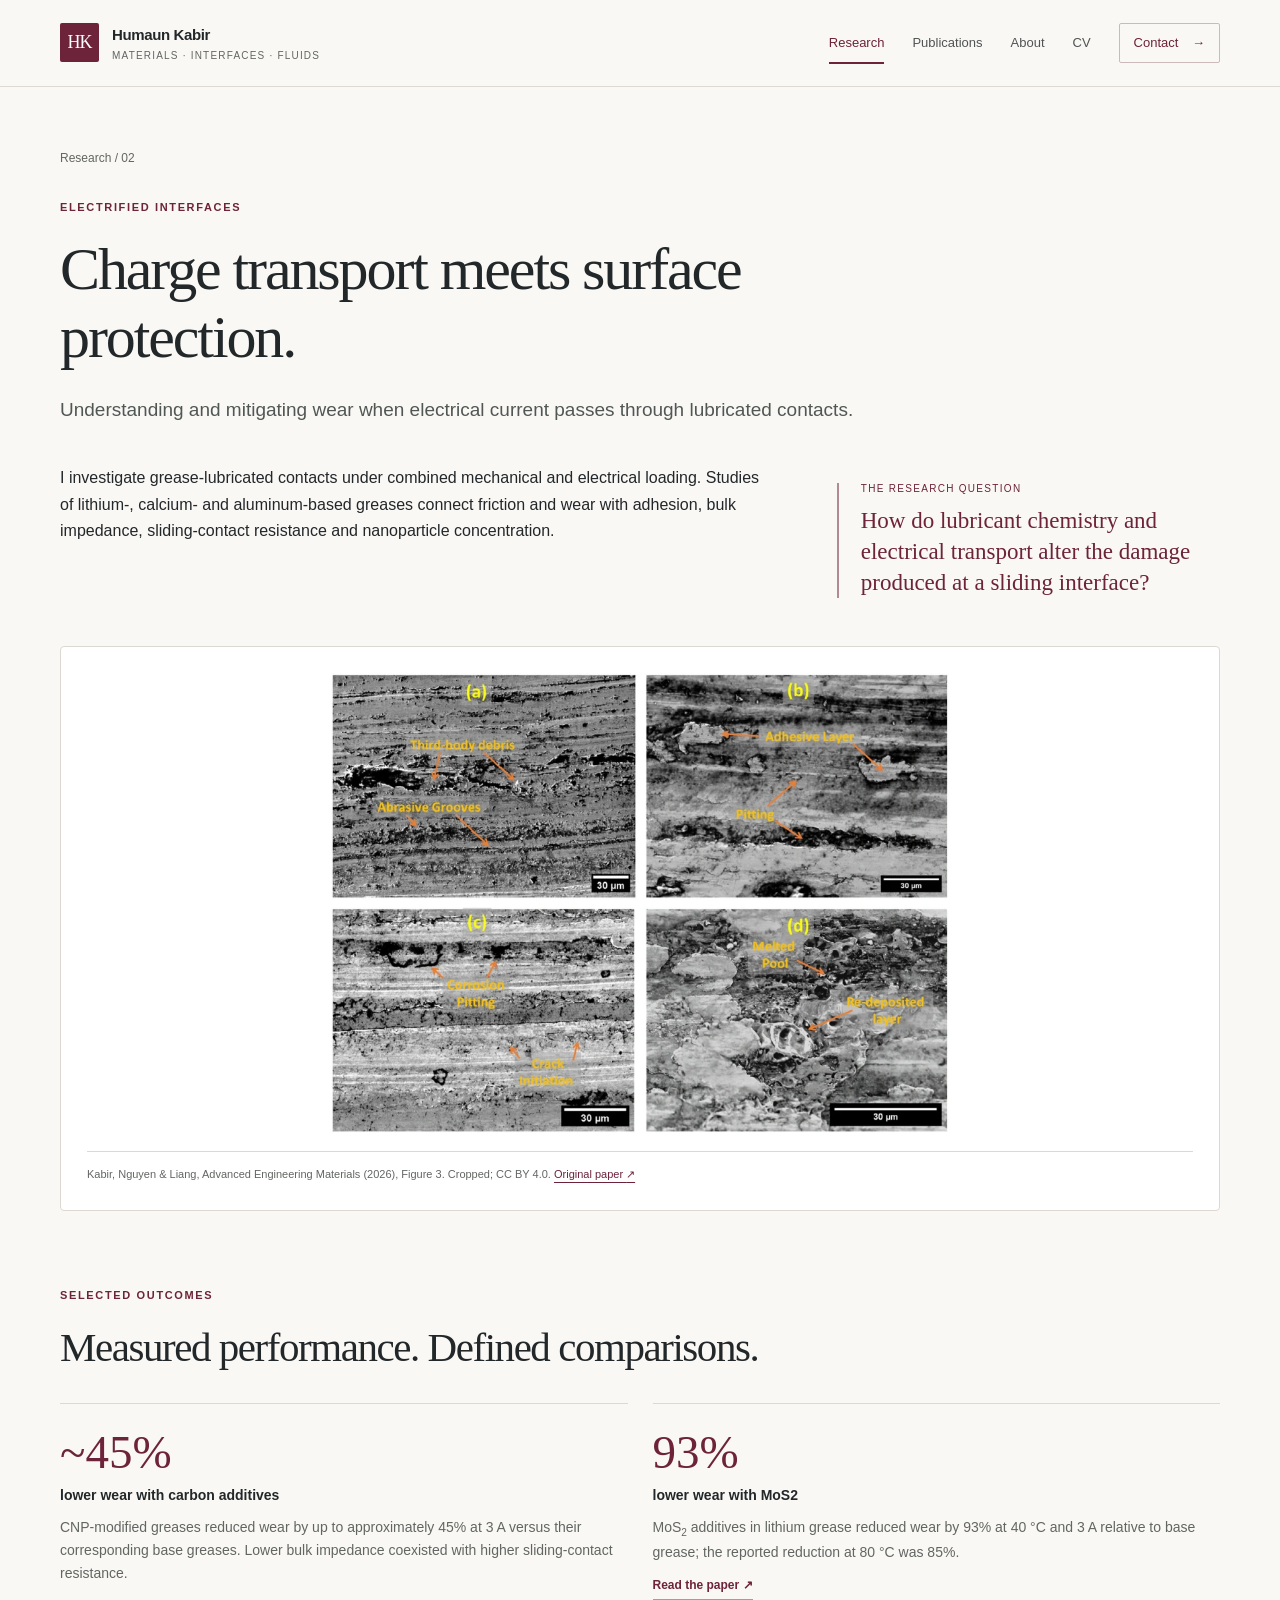
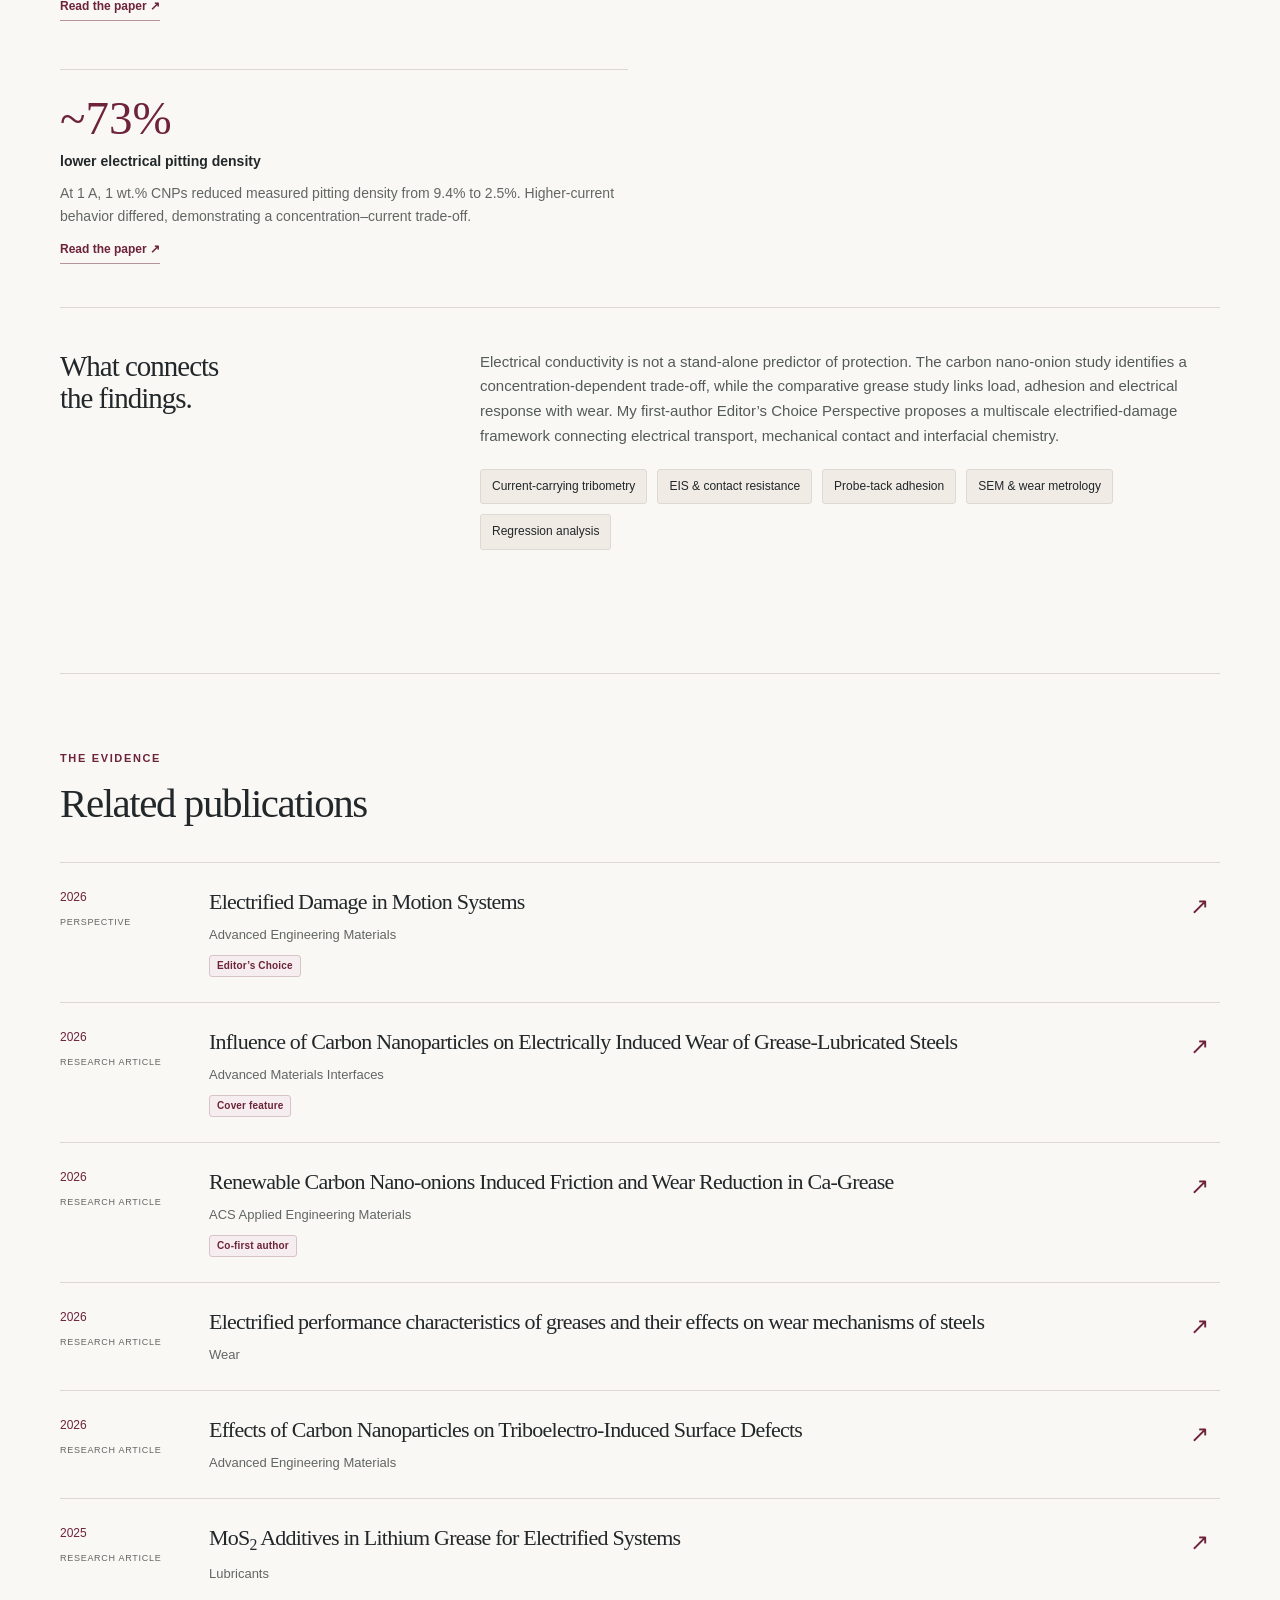
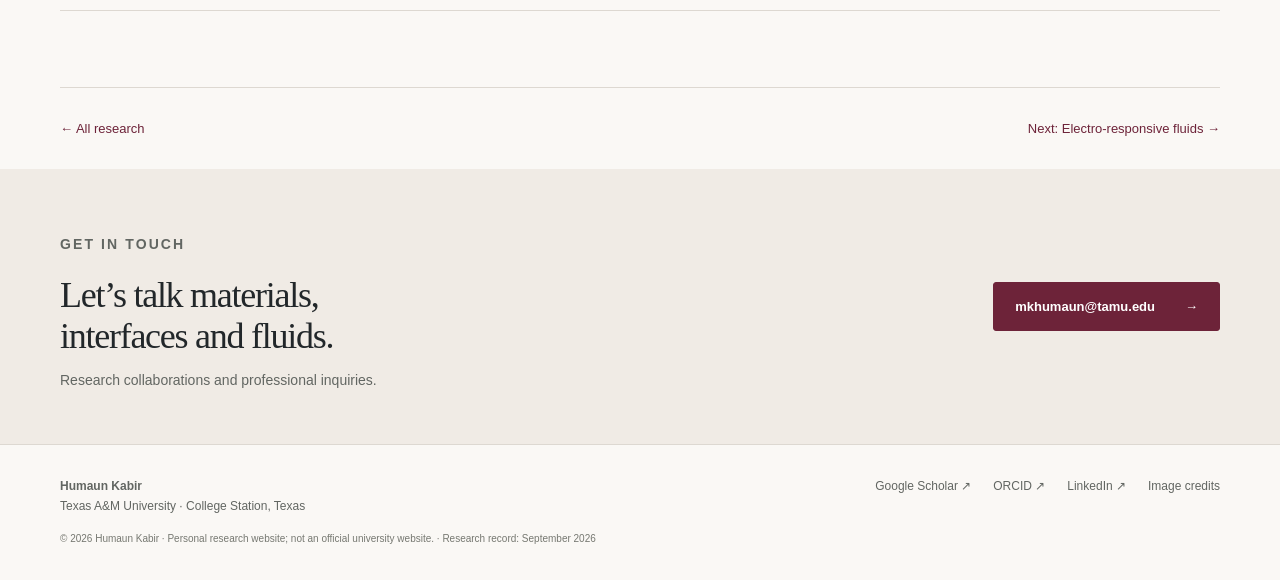
<file: electrified-interfaces.html>
<!doctype html><html lang="en"><head><meta charset="utf-8"><meta name="viewport" content="width=device-width, initial-scale=1"><title>Electrified interfaces | Humaun Kabir</title><meta name="description" content="Understanding and mitigating wear when electrical current passes through lubricated contacts."><meta name="theme-color" content="#6d2339"><meta property="og:title" content="Electrified interfaces | Humaun Kabir"><meta property="og:description" content="Understanding and mitigating wear when electrical current passes through lubricated contacts."><meta property="og:type" content="website"><link rel="icon" type="image/svg+xml" href="assets/favicon.svg"><link rel="stylesheet" href="assets/styles.css"><script defer src="assets/site.js"></script></head><body><a class="skip" href="#main-content">Skip to content</a>
<header class="site-header"><div class="wrap header-inner">
<a class="brand" href="index.html" aria-label="Humaun Kabir home"><span class="monogram" aria-hidden="true">HK</span><span><span class="brand-name">Humaun Kabir</span><span class="brand-sub">Materials · Interfaces · Fluids</span></span></a>
<button class="menu-toggle" type="button" aria-label="Toggle navigation" aria-expanded="false" aria-controls="main-nav">Menu <span aria-hidden="true">☰</span></button>
<nav class="nav" id="main-nav" aria-label="Main navigation"><a href="research.html" aria-current="page">Research</a><a href="publications.html">Publications</a><a href="about.html">About</a><a href="cv.html">CV</a><a class="nav-contact" href="index.html#contact">Contact <span class="arrow" aria-hidden="true">→</span></a></nav>
</div></header><main id="main-content" class="wrap"><section class="page-top"><p class="breadcrumb"><a href="research.html">Research</a> / 02</p><p class="eyebrow">Electrified interfaces</p><h1>Charge transport meets surface protection.</h1><p class="lede">Understanding and mitigating wear when electrical current passes through lubricated contacts.</p></section><div class="research-intro"><p>I investigate grease-lubricated contacts under combined mechanical and electrical loading. Studies of lithium-, calcium- and aluminum-based greases connect friction and wear with adhesion, bulk impedance, sliding-contact resistance and nanoparticle concentration.</p><p class="question"><span>THE RESEARCH QUESTION</span>How do lubricant chemistry and electrical transport alter the damage produced at a sliding interface?</p></div><figure class="detail-figure"><img src="assets/images/electrified-wear.webp" alt="Four published SEM panels showing surface damage under electrified sliding in different lubricants."><figcaption>Kabir, Nguyen &amp; Liang, Advanced Engineering Materials (2026), Figure 3. Cropped; CC BY 4.0. <a href="https://doi.org/10.1002/adem.71036" target="_blank" rel="noopener noreferrer" class="">Original paper <span aria-hidden="true">↗</span></a></figcaption></figure><section class="section"><p class="eyebrow">SELECTED OUTCOMES</p><h2>Measured performance. Defined comparisons.</h2><div class="results"><article class="result"><div class="result-value">~45%</div><h3>lower wear with carbon additives</h3><p>CNP-modified greases reduced wear by up to approximately 45% at 3 A versus their corresponding base greases. Lower bulk impedance coexisted with higher sliding-contact resistance.</p><a href="https://doi.org/10.1002/admi.70520" target="_blank" rel="noopener noreferrer" class="text-link">Read the paper <span aria-hidden="true">↗</span></a></article><article class="result"><div class="result-value">93%</div><h3>lower wear with MoS2</h3><p>MoS<sub>2</sub> additives in lithium grease reduced wear by 93% at 40 °C and 3 A relative to base grease; the reported reduction at 80 °C was 85%.</p><a href="https://doi.org/10.3390/lubricants13030106" target="_blank" rel="noopener noreferrer" class="text-link">Read the paper <span aria-hidden="true">↗</span></a></article><article class="result"><div class="result-value">~73%</div><h3>lower electrical pitting density</h3><p>At 1 A, 1 wt.% CNPs reduced measured pitting density from 9.4% to 2.5%. Higher-current behavior differed, demonstrating a concentration–current trade-off.</p><a href="https://doi.org/10.1002/adem.202502084" target="_blank" rel="noopener noreferrer" class="text-link">Read the paper <span aria-hidden="true">↗</span></a></article></div><div class="interpretation"><h2>What connects<br>the findings.</h2><div><p>Electrical conductivity is not a stand-alone predictor of protection. The carbon nano-onion study identifies a concentration-dependent trade-off, while the comparative grease study links load, adhesion and electrical response with wear. My first-author Editor’s Choice Perspective proposes a multiscale electrified-damage framework connecting electrical transport, mechanical contact and interfacial chemistry.</p><ul class="method-list"><li>Current-carrying tribometry</li><li>EIS &amp; contact resistance</li><li>Probe-tack adhesion</li><li>SEM &amp; wear metrology</li><li>Regression analysis</li></ul></div></div></section><section class="section border"><div class="section-head"><div><p class="eyebrow">THE EVIDENCE</p><h2>Related publications</h2></div></div><div class="featured-pubs"><article class="featured-pub"><div class="year">2026<div class="pub-kind">Perspective</div></div><div><h3><a href="https://doi.org/10.1002/adem.71036" target="_blank" rel="noopener noreferrer">Electrified Damage in Motion Systems</a></h3><p>Advanced Engineering Materials</p><div class="badges"><span class="badge">Editor’s Choice</span></div></div><a class="pub-arrow" href="https://doi.org/10.1002/adem.71036" target="_blank" rel="noopener noreferrer" aria-label="Read Electrified Damage in Motion Systems">↗</a></article><article class="featured-pub"><div class="year">2026<div class="pub-kind">Research article</div></div><div><h3><a href="https://doi.org/10.1002/admi.70520" target="_blank" rel="noopener noreferrer">Influence of Carbon Nanoparticles on Electrically Induced Wear of Grease-Lubricated Steels</a></h3><p>Advanced Materials Interfaces</p><div class="badges"><span class="badge">Cover feature</span></div></div><a class="pub-arrow" href="https://doi.org/10.1002/admi.70520" target="_blank" rel="noopener noreferrer" aria-label="Read Influence of Carbon Nanoparticles on Electrically Induced Wear of Grease-Lubricated Steels">↗</a></article><article class="featured-pub"><div class="year">2026<div class="pub-kind">Research article</div></div><div><h3><a href="https://doi.org/10.1021/acsaenm.6c00302" target="_blank" rel="noopener noreferrer">Renewable Carbon Nano-onions Induced Friction and Wear Reduction in Ca-Grease</a></h3><p>ACS Applied Engineering Materials</p><div class="badges"><span class="badge">Co-first author</span></div></div><a class="pub-arrow" href="https://doi.org/10.1021/acsaenm.6c00302" target="_blank" rel="noopener noreferrer" aria-label="Read Renewable Carbon Nano-onions Induced Friction and Wear Reduction in Ca-Grease">↗</a></article><article class="featured-pub"><div class="year">2026<div class="pub-kind">Research article</div></div><div><h3><a href="https://doi.org/10.1016/j.wear.2026.206774" target="_blank" rel="noopener noreferrer">Electrified performance characteristics of greases and their effects on wear mechanisms of steels</a></h3><p>Wear</p></div><a class="pub-arrow" href="https://doi.org/10.1016/j.wear.2026.206774" target="_blank" rel="noopener noreferrer" aria-label="Read Electrified performance characteristics of greases and their effects on wear mechanisms of steels">↗</a></article><article class="featured-pub"><div class="year">2026<div class="pub-kind">Research article</div></div><div><h3><a href="https://doi.org/10.1002/adem.202502084" target="_blank" rel="noopener noreferrer">Effects of Carbon Nanoparticles on Triboelectro-Induced Surface Defects</a></h3><p>Advanced Engineering Materials</p></div><a class="pub-arrow" href="https://doi.org/10.1002/adem.202502084" target="_blank" rel="noopener noreferrer" aria-label="Read Effects of Carbon Nanoparticles on Triboelectro-Induced Surface Defects">↗</a></article><article class="featured-pub"><div class="year">2025<div class="pub-kind">Research article</div></div><div><h3><a href="https://doi.org/10.3390/lubricants13030106" target="_blank" rel="noopener noreferrer">MoS<sub>2</sub> Additives in Lithium Grease for Electrified Systems</a></h3><p>Lubricants</p></div><a class="pub-arrow" href="https://doi.org/10.3390/lubricants13030106" target="_blank" rel="noopener noreferrer" aria-label="Read MoS2 Additives in Lithium Grease for Electrified Systems">↗</a></article></div></section><div class="theme-nav"><a href="research.html">← All research</a><a href="responsive-fluids.html">Next: Electro-responsive fluids →</a></div></main><section class="contact-band" id="contact"><div class="wrap contact-inner"><div><p class="eyebrow">GET IN TOUCH</p><h2>Let’s talk materials,<br>interfaces and fluids.</h2><p>Research collaborations and professional inquiries.</p></div><a class="button" href="mailto:mkhumaun@tamu.edu">mkhumaun@tamu.edu<span class="arrow" aria-hidden="true">→</span></a></div></section><footer class="site-footer"><div class="wrap"><div class="footer-inner"><div><strong>Humaun Kabir</strong><br>Texas A&M University · College Station, Texas</div><div class="footer-links"><a href="https://scholar.google.com/citations?user=AwalECcAAAAJ&amp;hl=en" target="_blank" rel="noopener noreferrer" class="">Google Scholar <span aria-hidden="true">↗</span></a><a href="https://orcid.org/0000-0003-0440-2288" target="_blank" rel="noopener noreferrer" class="">ORCID <span aria-hidden="true">↗</span></a><a href="https://www.linkedin.com/in/humaun-kabir/" target="_blank" rel="noopener noreferrer" class="">LinkedIn <span aria-hidden="true">↗</span></a><a href="credits.html">Image credits</a></div></div><p class="footer-note">© 2026 Humaun Kabir · Personal research website; not an official university website. · Research record: September 2026</p></div></footer><script type="application/ld+json">{"@context": "https://schema.org", "@type": "Person", "name": "Mohammad Humaun Kabir", "alternateName": "Humaun Kabir", "jobTitle": "Ph.D. Researcher", "affiliation": {"@type": "Organization", "name": "Texas A&M University"}, "sameAs": ["https://scholar.google.com/citations?user=AwalECcAAAAJ&hl=en", "https://www.linkedin.com/in/humaun-kabir/", "https://orcid.org/0000-0003-0440-2288"], "email": "mkhumaun@tamu.edu"}</script></body></html>
</file>
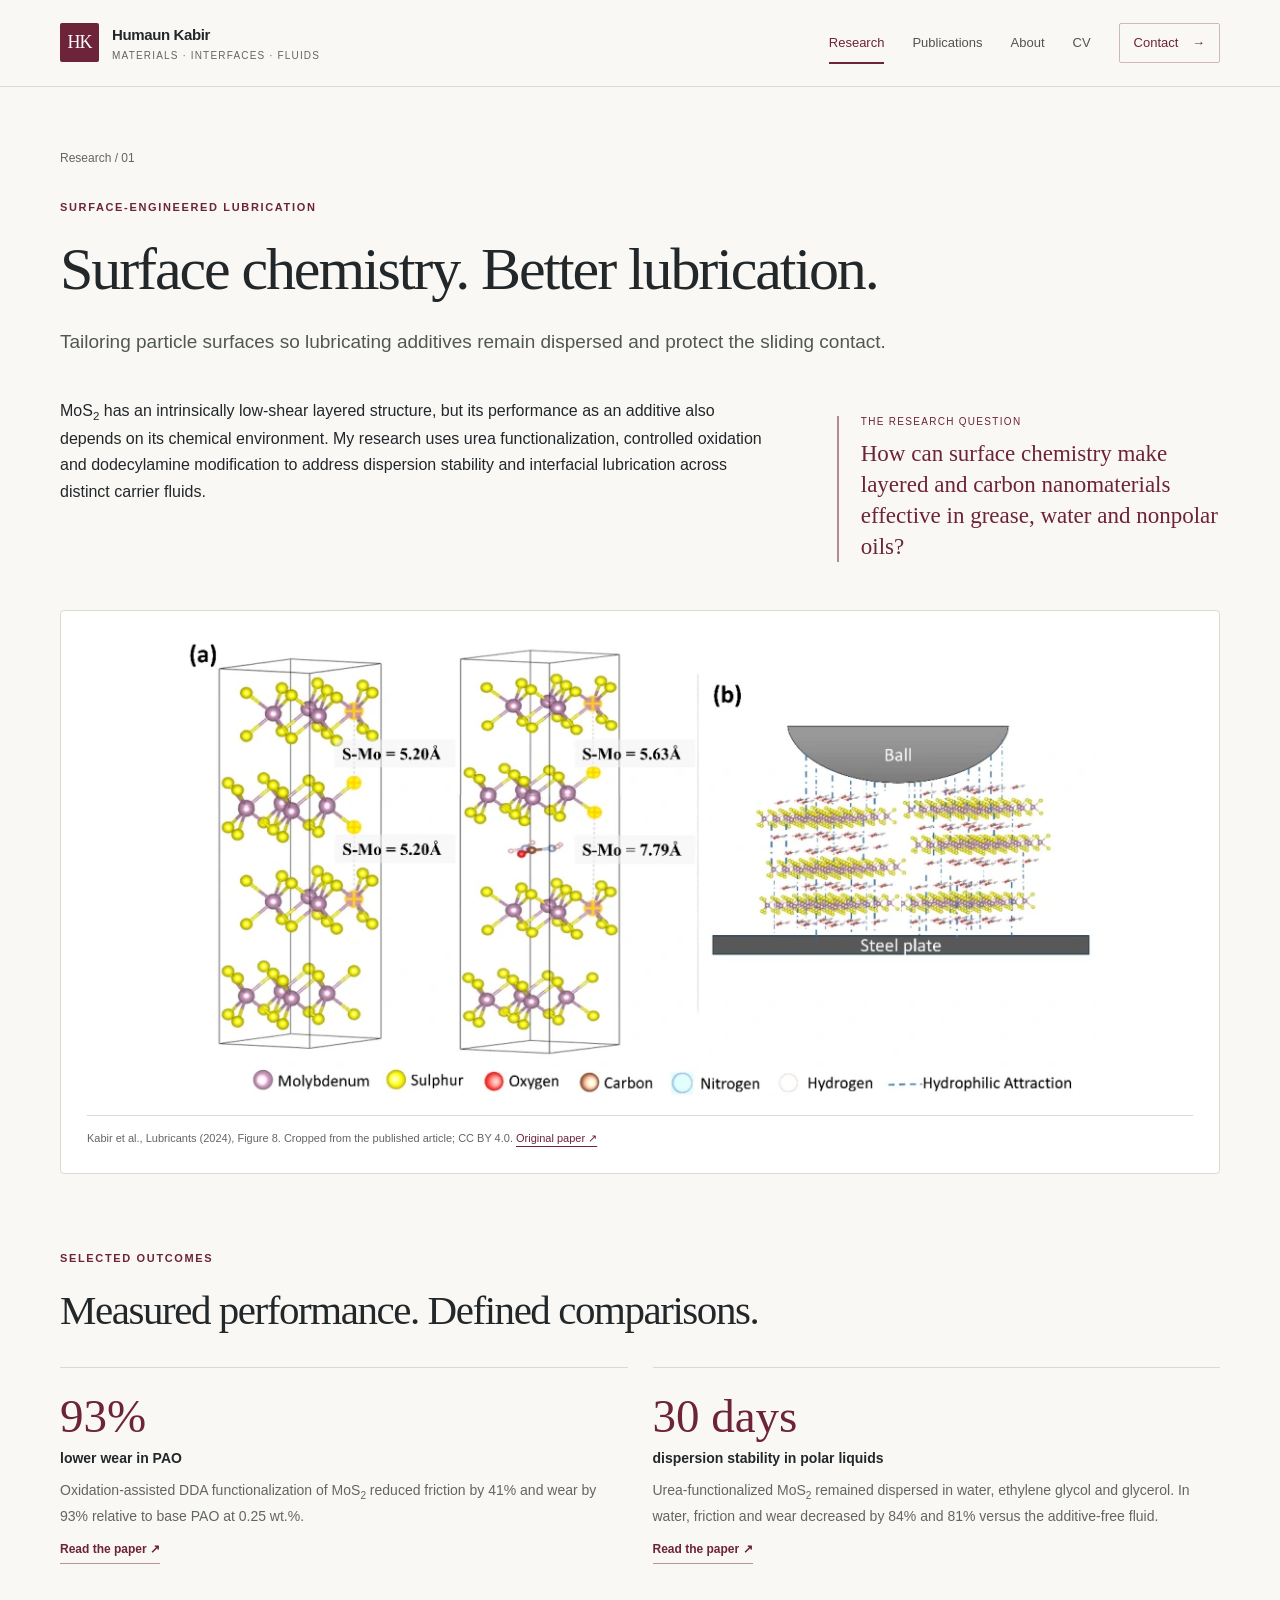
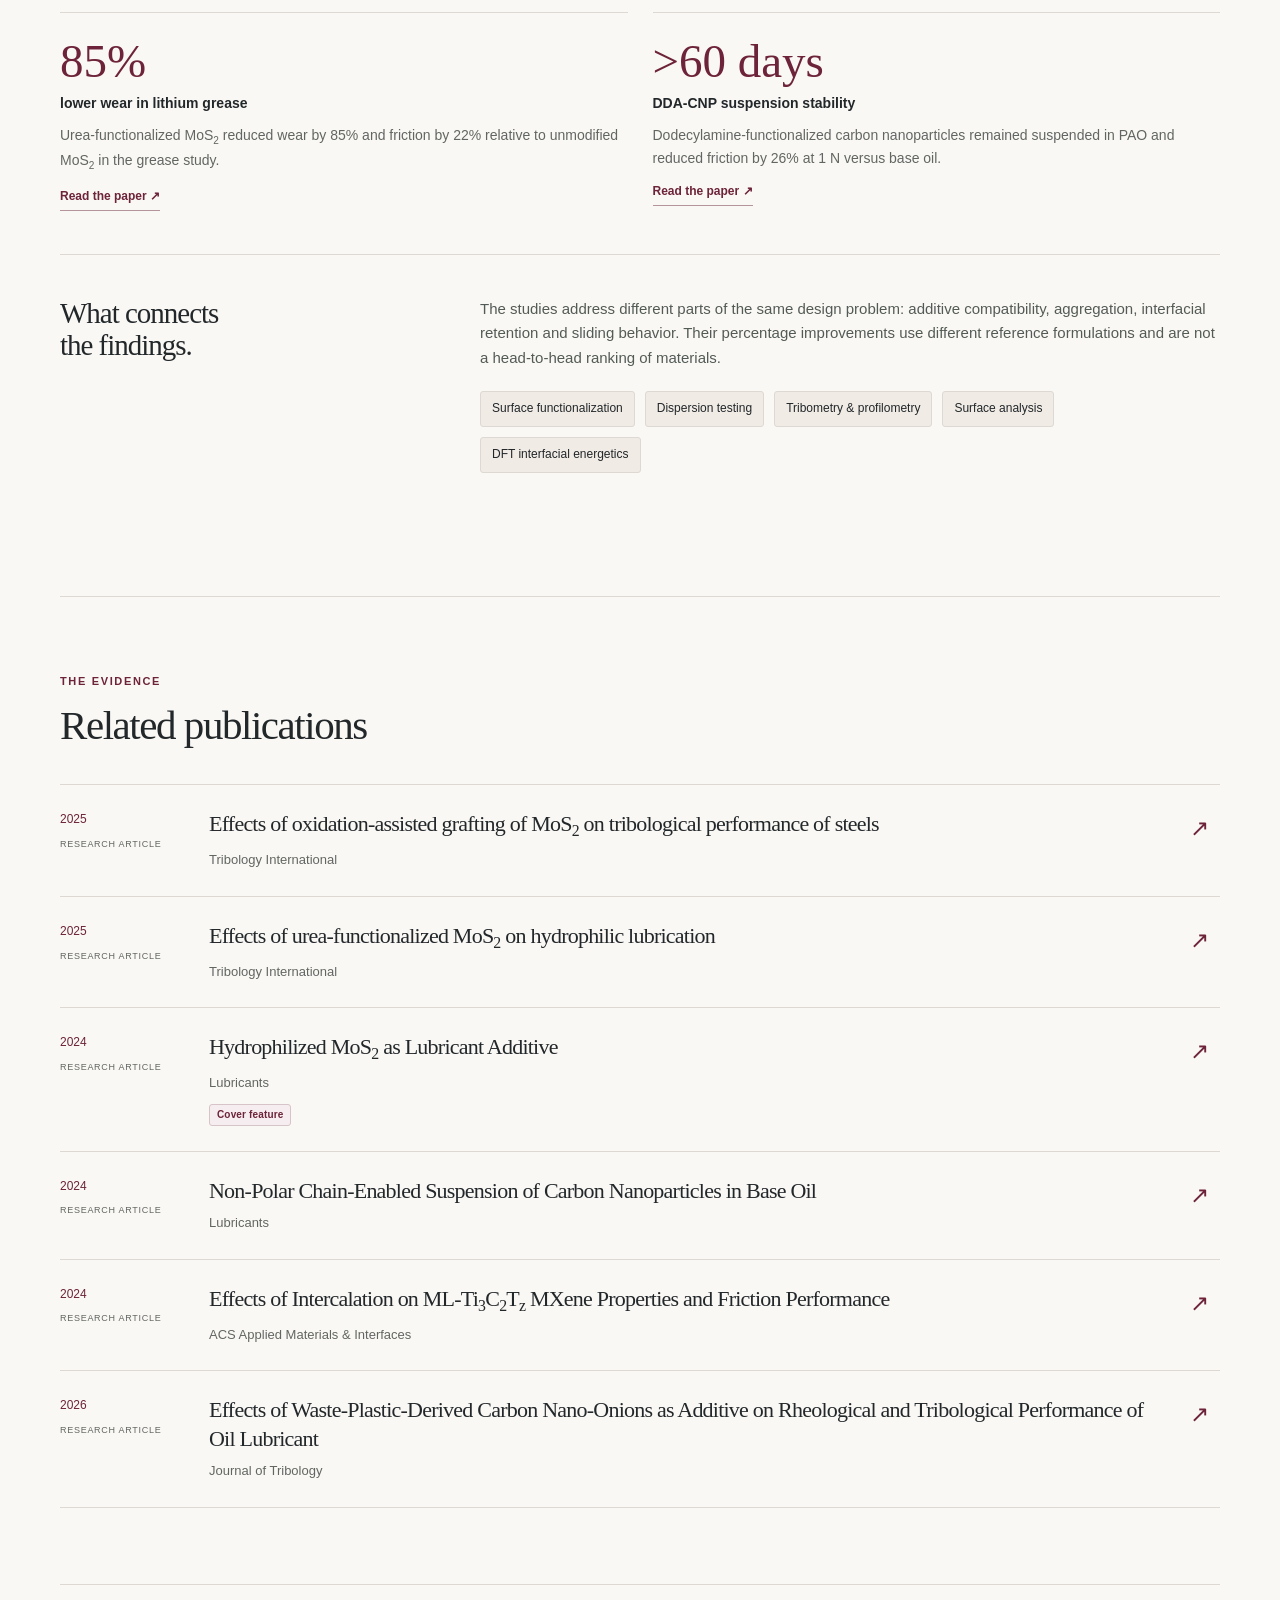
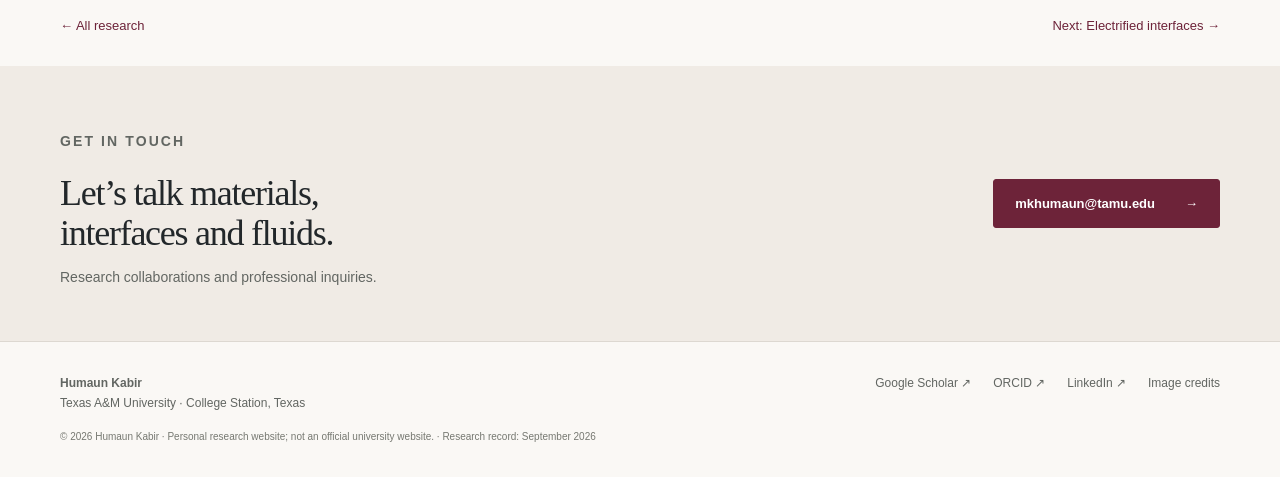
<file: lubrication.html>
<!doctype html><html lang="en"><head><meta charset="utf-8"><meta name="viewport" content="width=device-width, initial-scale=1"><title>Surface-engineered lubrication | Humaun Kabir</title><meta name="description" content="Tailoring particle surfaces so lubricating additives remain dispersed and protect the sliding contact."><meta name="theme-color" content="#6d2339"><meta property="og:title" content="Surface-engineered lubrication | Humaun Kabir"><meta property="og:description" content="Tailoring particle surfaces so lubricating additives remain dispersed and protect the sliding contact."><meta property="og:type" content="website"><link rel="icon" type="image/svg+xml" href="assets/favicon.svg"><link rel="stylesheet" href="assets/styles.css"><script defer src="assets/site.js"></script></head><body><a class="skip" href="#main-content">Skip to content</a>
<header class="site-header"><div class="wrap header-inner">
<a class="brand" href="index.html" aria-label="Humaun Kabir home"><span class="monogram" aria-hidden="true">HK</span><span><span class="brand-name">Humaun Kabir</span><span class="brand-sub">Materials · Interfaces · Fluids</span></span></a>
<button class="menu-toggle" type="button" aria-label="Toggle navigation" aria-expanded="false" aria-controls="main-nav">Menu <span aria-hidden="true">☰</span></button>
<nav class="nav" id="main-nav" aria-label="Main navigation"><a href="research.html" aria-current="page">Research</a><a href="publications.html">Publications</a><a href="about.html">About</a><a href="cv.html">CV</a><a class="nav-contact" href="index.html#contact">Contact <span class="arrow" aria-hidden="true">→</span></a></nav>
</div></header><main id="main-content" class="wrap"><section class="page-top"><p class="breadcrumb"><a href="research.html">Research</a> / 01</p><p class="eyebrow">Surface-engineered lubrication</p><h1>Surface chemistry. Better lubrication.</h1><p class="lede">Tailoring particle surfaces so lubricating additives remain dispersed and protect the sliding contact.</p></section><div class="research-intro"><p>MoS<sub>2</sub> has an intrinsically low-shear layered structure, but its performance as an additive also depends on its chemical environment. My research uses urea functionalization, controlled oxidation and dodecylamine modification to address dispersion stability and interfacial lubrication across distinct carrier fluids.</p><p class="question"><span>THE RESEARCH QUESTION</span>How can surface chemistry make layered and carbon nanomaterials effective in grease, water and nonpolar oils?</p></div><figure class="detail-figure"><img src="assets/images/mos2-mechanism.webp" alt="Published schematic of proposed MoS2 interlayer expansion and surface hydrophilization mechanisms."><figcaption>Kabir et al., Lubricants (2024), Figure 8. Cropped from the published article; CC BY 4.0. <a href="https://doi.org/10.3390/lubricants12030080" target="_blank" rel="noopener noreferrer" class="">Original paper <span aria-hidden="true">↗</span></a></figcaption></figure><section class="section"><p class="eyebrow">SELECTED OUTCOMES</p><h2>Measured performance. Defined comparisons.</h2><div class="results"><article class="result"><div class="result-value">93%</div><h3>lower wear in PAO</h3><p>Oxidation-assisted DDA functionalization of MoS<sub>2</sub> reduced friction by 41% and wear by 93% relative to base PAO at 0.25 wt.%.</p><a href="https://doi.org/10.1016/j.triboint.2025.110826" target="_blank" rel="noopener noreferrer" class="text-link">Read the paper <span aria-hidden="true">↗</span></a></article><article class="result"><div class="result-value">30 days</div><h3>dispersion stability in polar liquids</h3><p>Urea-functionalized MoS<sub>2</sub> remained dispersed in water, ethylene glycol and glycerol. In water, friction and wear decreased by 84% and 81% versus the additive-free fluid.</p><a href="https://doi.org/10.1016/j.triboint.2024.110384" target="_blank" rel="noopener noreferrer" class="text-link">Read the paper <span aria-hidden="true">↗</span></a></article><article class="result"><div class="result-value">85%</div><h3>lower wear in lithium grease</h3><p>Urea-functionalized MoS<sub>2</sub> reduced wear by 85% and friction by 22% relative to unmodified MoS<sub>2</sub> in the grease study.</p><a href="https://doi.org/10.3390/lubricants12030080" target="_blank" rel="noopener noreferrer" class="text-link">Read the paper <span aria-hidden="true">↗</span></a></article><article class="result"><div class="result-value">&gt;60 days</div><h3>DDA-CNP suspension stability</h3><p>Dodecylamine-functionalized carbon nanoparticles remained suspended in PAO and reduced friction by 26% at 1 N versus base oil.</p><a href="https://doi.org/10.3390/lubricants12110373" target="_blank" rel="noopener noreferrer" class="text-link">Read the paper <span aria-hidden="true">↗</span></a></article></div><div class="interpretation"><h2>What connects<br>the findings.</h2><div><p>The studies address different parts of the same design problem: additive compatibility, aggregation, interfacial retention and sliding behavior. Their percentage improvements use different reference formulations and are not a head-to-head ranking of materials.</p><ul class="method-list"><li>Surface functionalization</li><li>Dispersion testing</li><li>Tribometry &amp; profilometry</li><li>Surface analysis</li><li>DFT interfacial energetics</li></ul></div></div></section><section class="section border"><div class="section-head"><div><p class="eyebrow">THE EVIDENCE</p><h2>Related publications</h2></div></div><div class="featured-pubs"><article class="featured-pub"><div class="year">2025<div class="pub-kind">Research article</div></div><div><h3><a href="https://doi.org/10.1016/j.triboint.2025.110826" target="_blank" rel="noopener noreferrer">Effects of oxidation-assisted grafting of MoS<sub>2</sub> on tribological performance of steels</a></h3><p>Tribology International</p></div><a class="pub-arrow" href="https://doi.org/10.1016/j.triboint.2025.110826" target="_blank" rel="noopener noreferrer" aria-label="Read Effects of oxidation-assisted grafting of MoS2 on tribological performance of steels">↗</a></article><article class="featured-pub"><div class="year">2025<div class="pub-kind">Research article</div></div><div><h3><a href="https://doi.org/10.1016/j.triboint.2024.110384" target="_blank" rel="noopener noreferrer">Effects of urea-functionalized MoS<sub>2</sub> on hydrophilic lubrication</a></h3><p>Tribology International</p></div><a class="pub-arrow" href="https://doi.org/10.1016/j.triboint.2024.110384" target="_blank" rel="noopener noreferrer" aria-label="Read Effects of urea-functionalized MoS2 on hydrophilic lubrication">↗</a></article><article class="featured-pub"><div class="year">2024<div class="pub-kind">Research article</div></div><div><h3><a href="https://doi.org/10.3390/lubricants12030080" target="_blank" rel="noopener noreferrer">Hydrophilized MoS<sub>2</sub> as Lubricant Additive</a></h3><p>Lubricants</p><div class="badges"><span class="badge">Cover feature</span></div></div><a class="pub-arrow" href="https://doi.org/10.3390/lubricants12030080" target="_blank" rel="noopener noreferrer" aria-label="Read Hydrophilized MoS2 as Lubricant Additive">↗</a></article><article class="featured-pub"><div class="year">2024<div class="pub-kind">Research article</div></div><div><h3><a href="https://doi.org/10.3390/lubricants12110373" target="_blank" rel="noopener noreferrer">Non-Polar Chain-Enabled Suspension of Carbon Nanoparticles in Base Oil</a></h3><p>Lubricants</p></div><a class="pub-arrow" href="https://doi.org/10.3390/lubricants12110373" target="_blank" rel="noopener noreferrer" aria-label="Read Non-Polar Chain-Enabled Suspension of Carbon Nanoparticles in Base Oil">↗</a></article><article class="featured-pub"><div class="year">2024<div class="pub-kind">Research article</div></div><div><h3><a href="https://doi.org/10.1021/acsami.4c12659" target="_blank" rel="noopener noreferrer">Effects of Intercalation on ML-Ti<sub>3</sub>C<sub>2</sub>T<sub>z</sub> MXene Properties and Friction Performance</a></h3><p>ACS Applied Materials &amp; Interfaces</p></div><a class="pub-arrow" href="https://doi.org/10.1021/acsami.4c12659" target="_blank" rel="noopener noreferrer" aria-label="Read Effects of Intercalation on ML-Ti3C2Tz MXene Properties and Friction Performance">↗</a></article><article class="featured-pub"><div class="year">2026<div class="pub-kind">Research article</div></div><div><h3><a href="https://doi.org/10.1115/1.4069957" target="_blank" rel="noopener noreferrer">Effects of Waste-Plastic-Derived Carbon Nano-Onions as Additive on Rheological and Tribological Performance of Oil Lubricant</a></h3><p>Journal of Tribology</p></div><a class="pub-arrow" href="https://doi.org/10.1115/1.4069957" target="_blank" rel="noopener noreferrer" aria-label="Read Effects of Waste-Plastic-Derived Carbon Nano-Onions as Additive on Rheological and Tribological Performance of Oil Lubricant">↗</a></article></div></section><div class="theme-nav"><a href="research.html">← All research</a><a href="electrified-interfaces.html">Next: Electrified interfaces →</a></div></main><section class="contact-band" id="contact"><div class="wrap contact-inner"><div><p class="eyebrow">GET IN TOUCH</p><h2>Let’s talk materials,<br>interfaces and fluids.</h2><p>Research collaborations and professional inquiries.</p></div><a class="button" href="mailto:mkhumaun@tamu.edu">mkhumaun@tamu.edu<span class="arrow" aria-hidden="true">→</span></a></div></section><footer class="site-footer"><div class="wrap"><div class="footer-inner"><div><strong>Humaun Kabir</strong><br>Texas A&M University · College Station, Texas</div><div class="footer-links"><a href="https://scholar.google.com/citations?user=AwalECcAAAAJ&amp;hl=en" target="_blank" rel="noopener noreferrer" class="">Google Scholar <span aria-hidden="true">↗</span></a><a href="https://orcid.org/0000-0003-0440-2288" target="_blank" rel="noopener noreferrer" class="">ORCID <span aria-hidden="true">↗</span></a><a href="https://www.linkedin.com/in/humaun-kabir/" target="_blank" rel="noopener noreferrer" class="">LinkedIn <span aria-hidden="true">↗</span></a><a href="credits.html">Image credits</a></div></div><p class="footer-note">© 2026 Humaun Kabir · Personal research website; not an official university website. · Research record: September 2026</p></div></footer><script type="application/ld+json">{"@context": "https://schema.org", "@type": "Person", "name": "Mohammad Humaun Kabir", "alternateName": "Humaun Kabir", "jobTitle": "Ph.D. Researcher", "affiliation": {"@type": "Organization", "name": "Texas A&M University"}, "sameAs": ["https://scholar.google.com/citations?user=AwalECcAAAAJ&hl=en", "https://www.linkedin.com/in/humaun-kabir/", "https://orcid.org/0000-0003-0440-2288"], "email": "mkhumaun@tamu.edu"}</script></body></html>
</file>
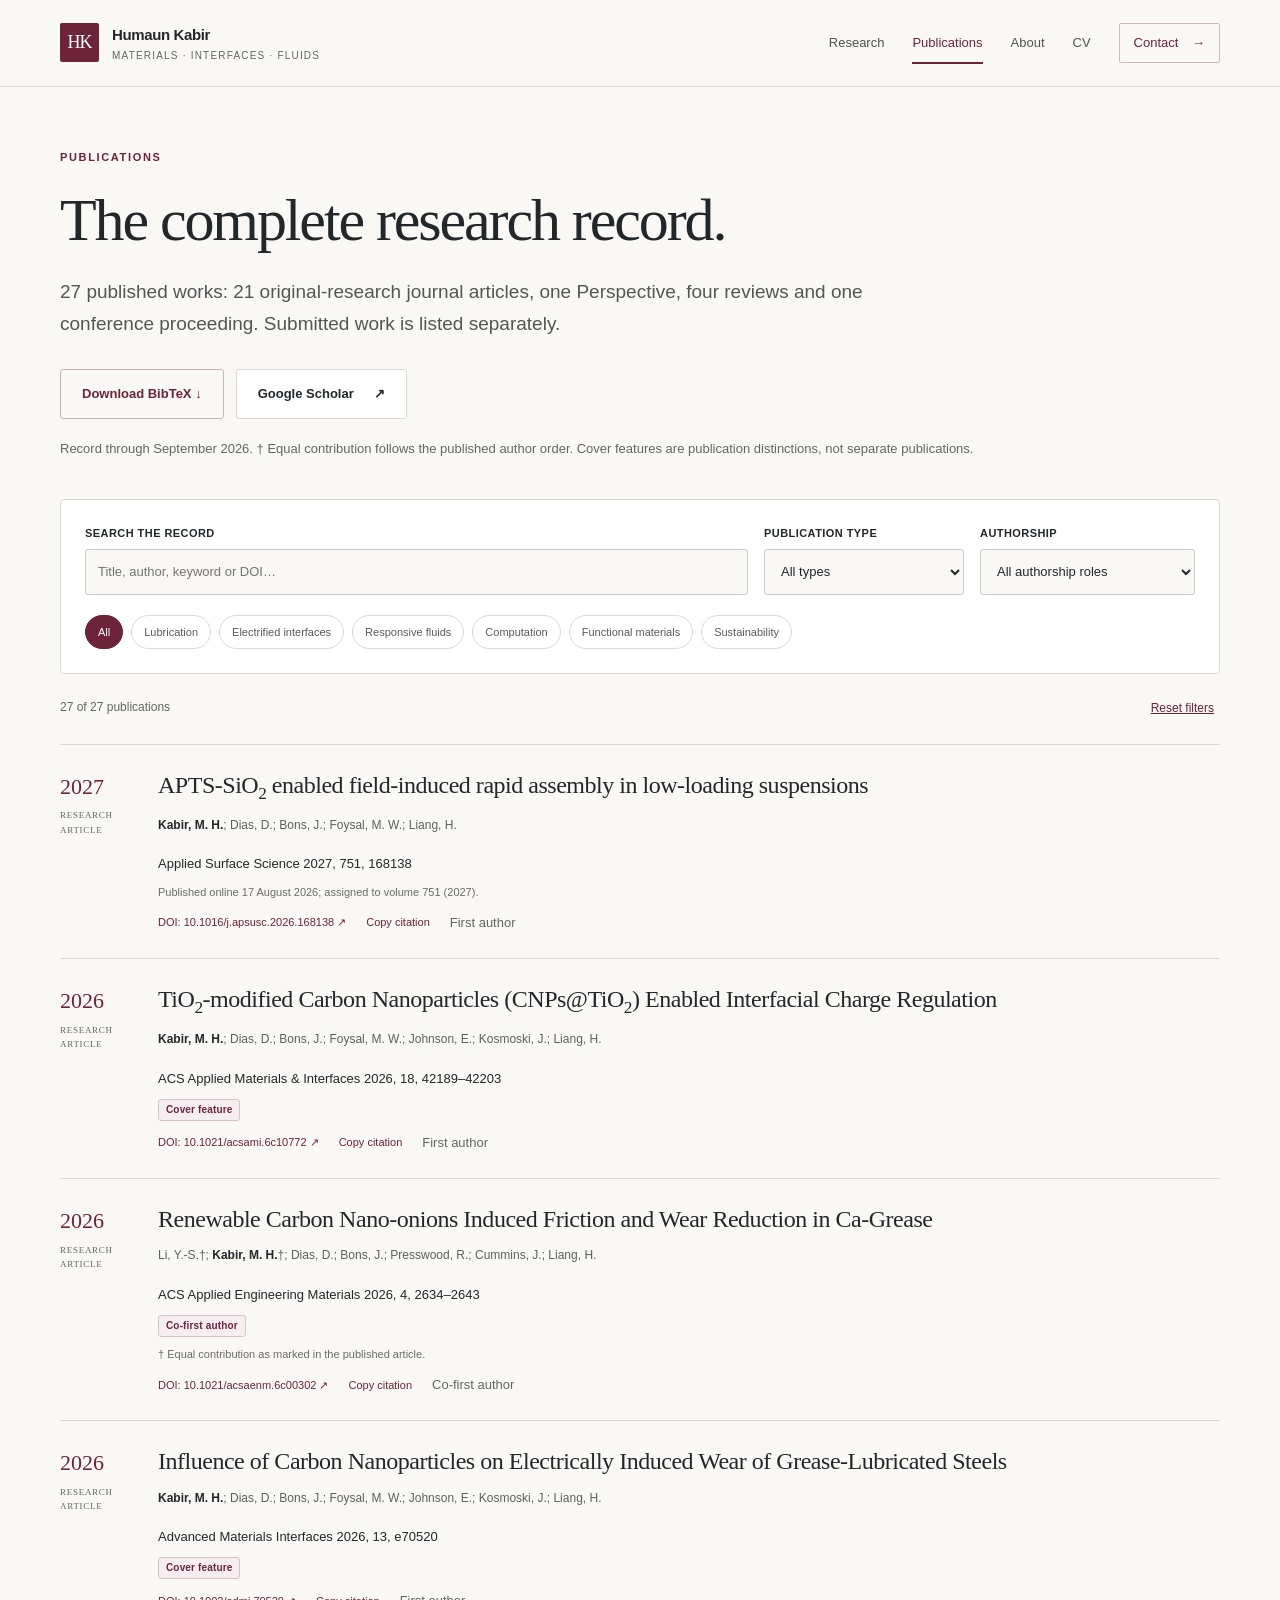
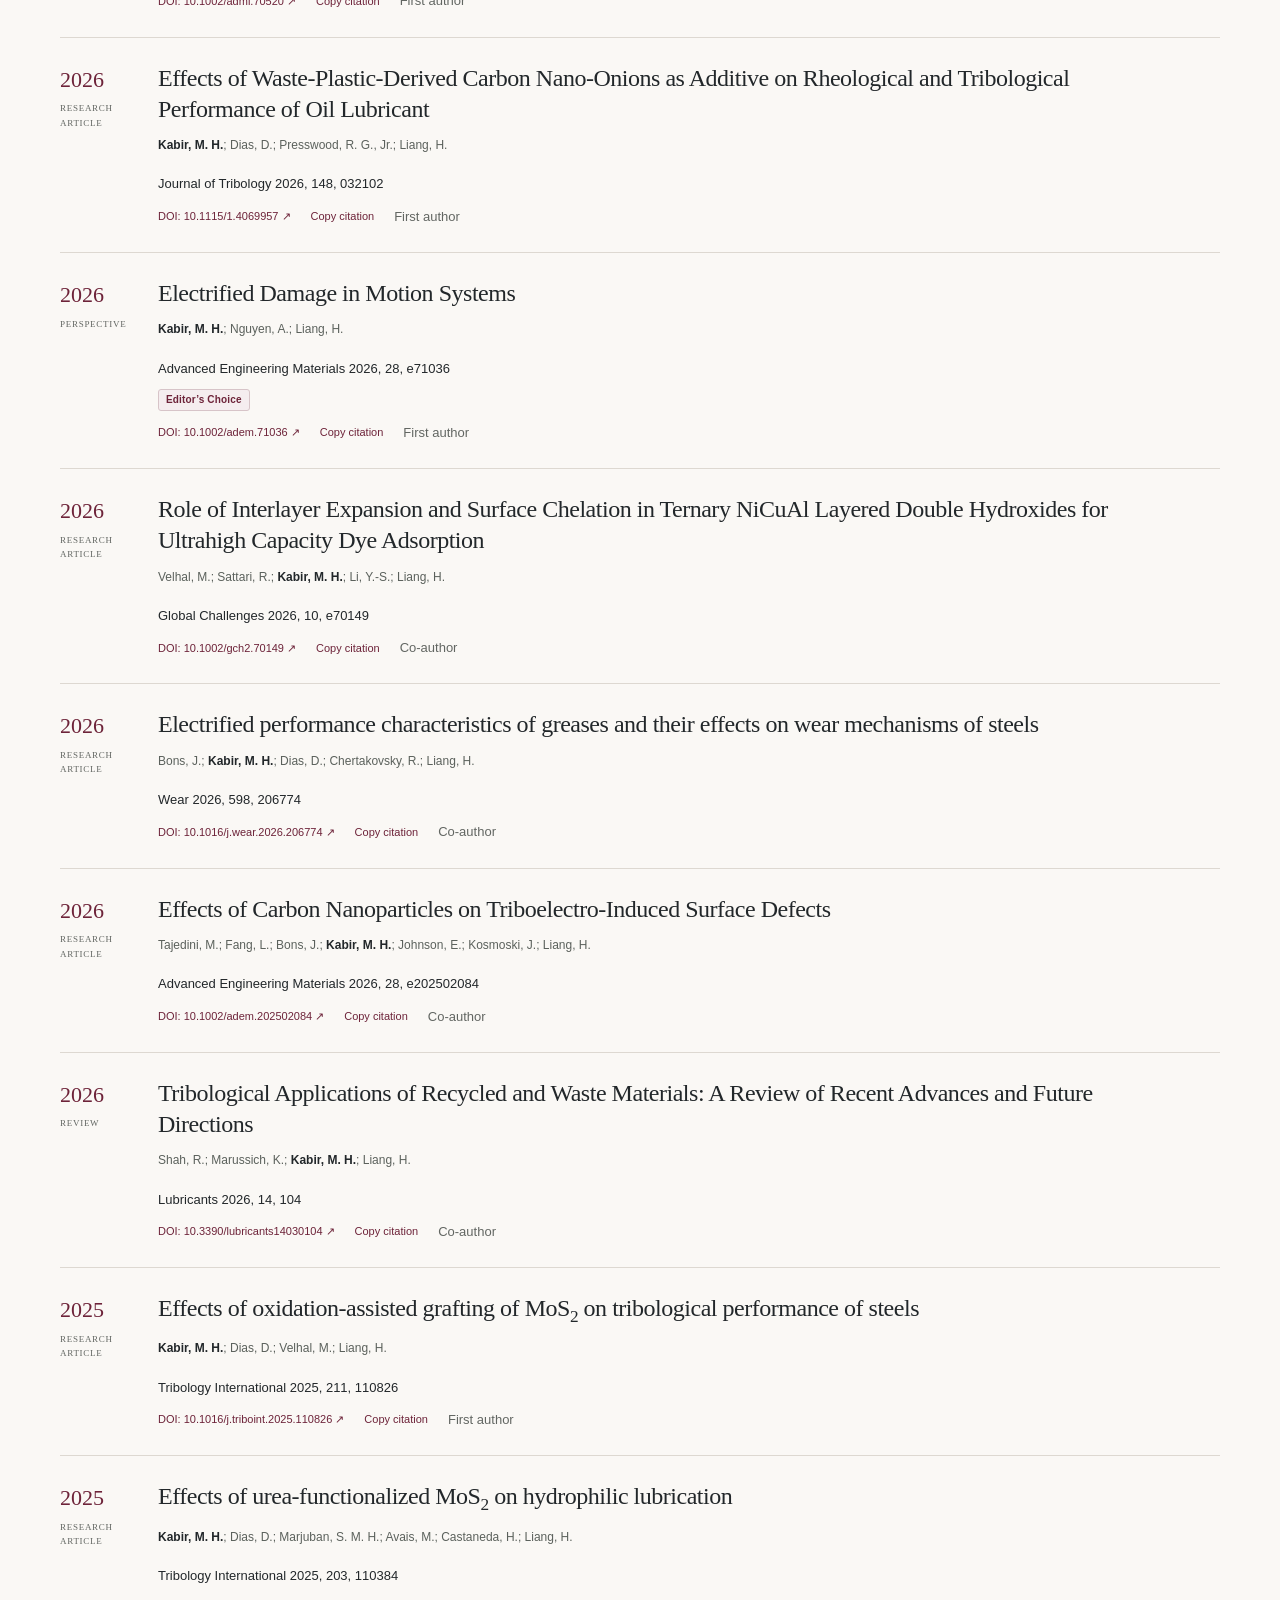
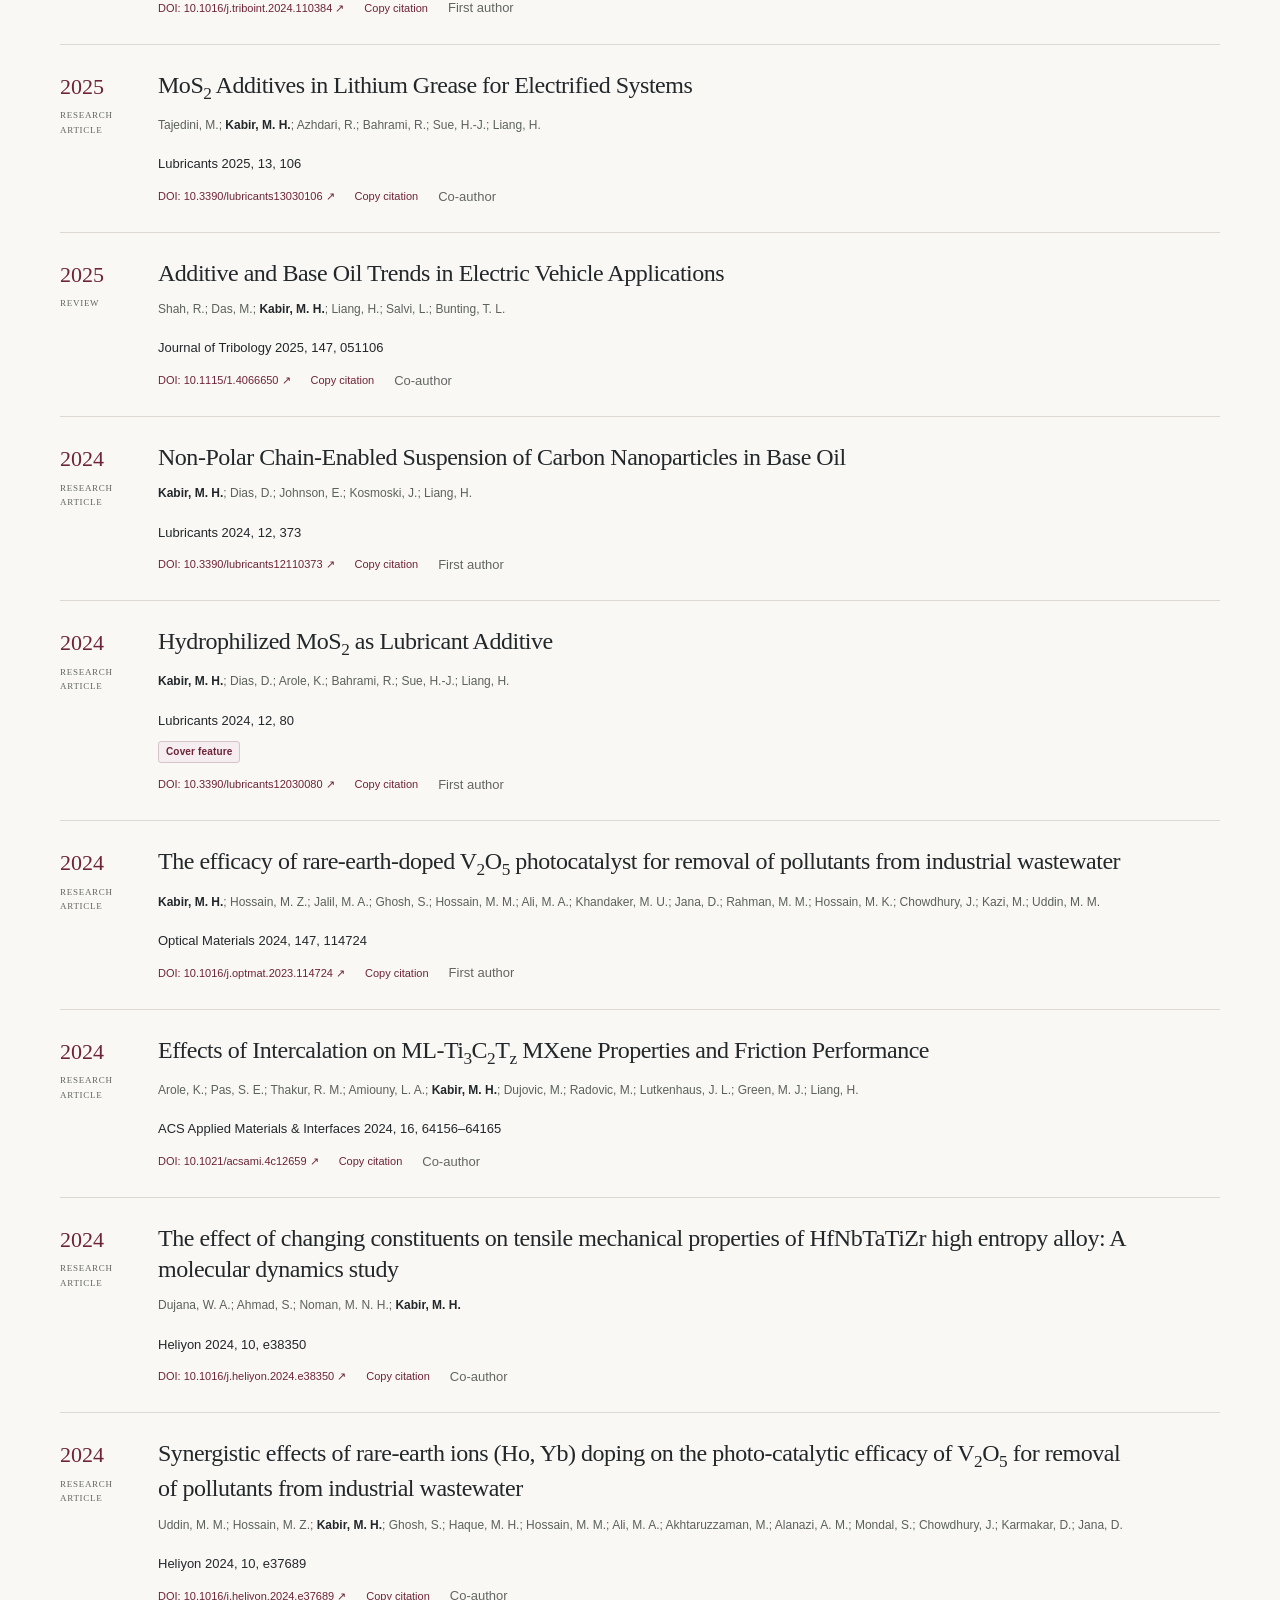
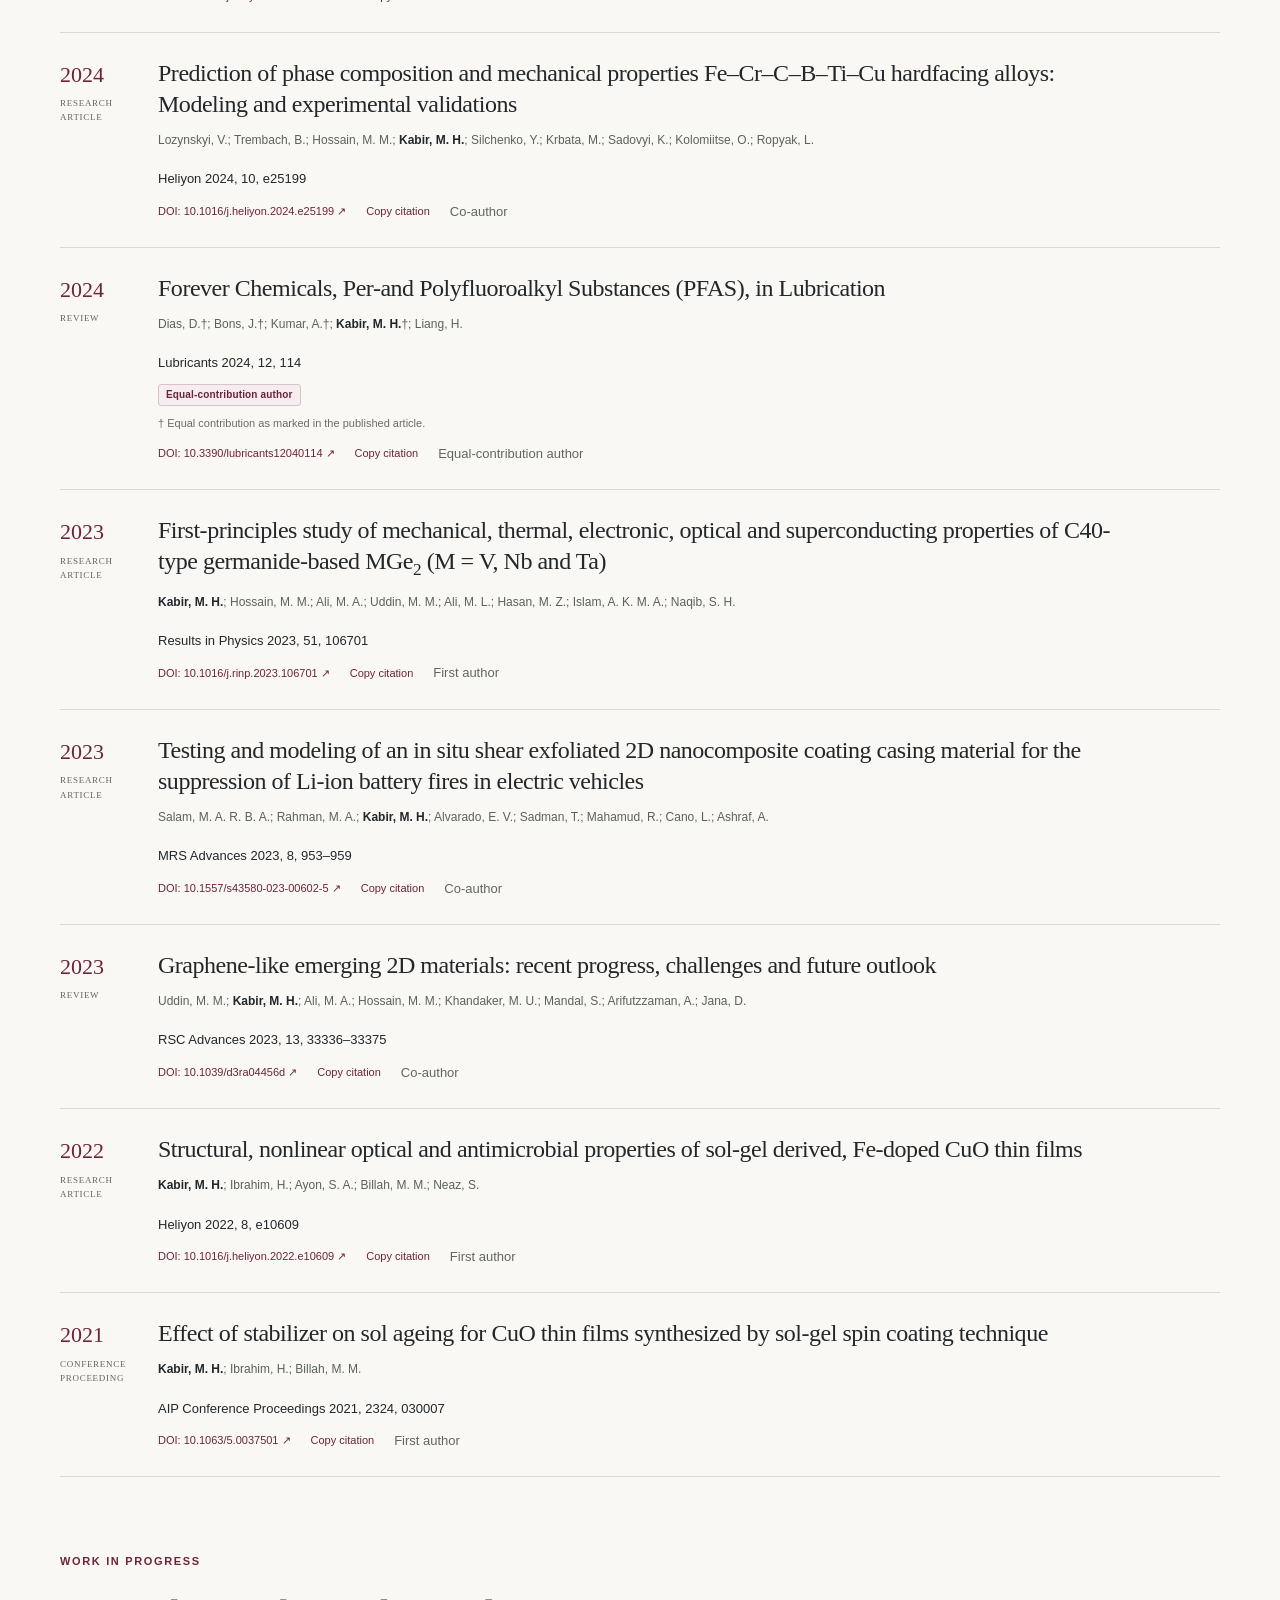
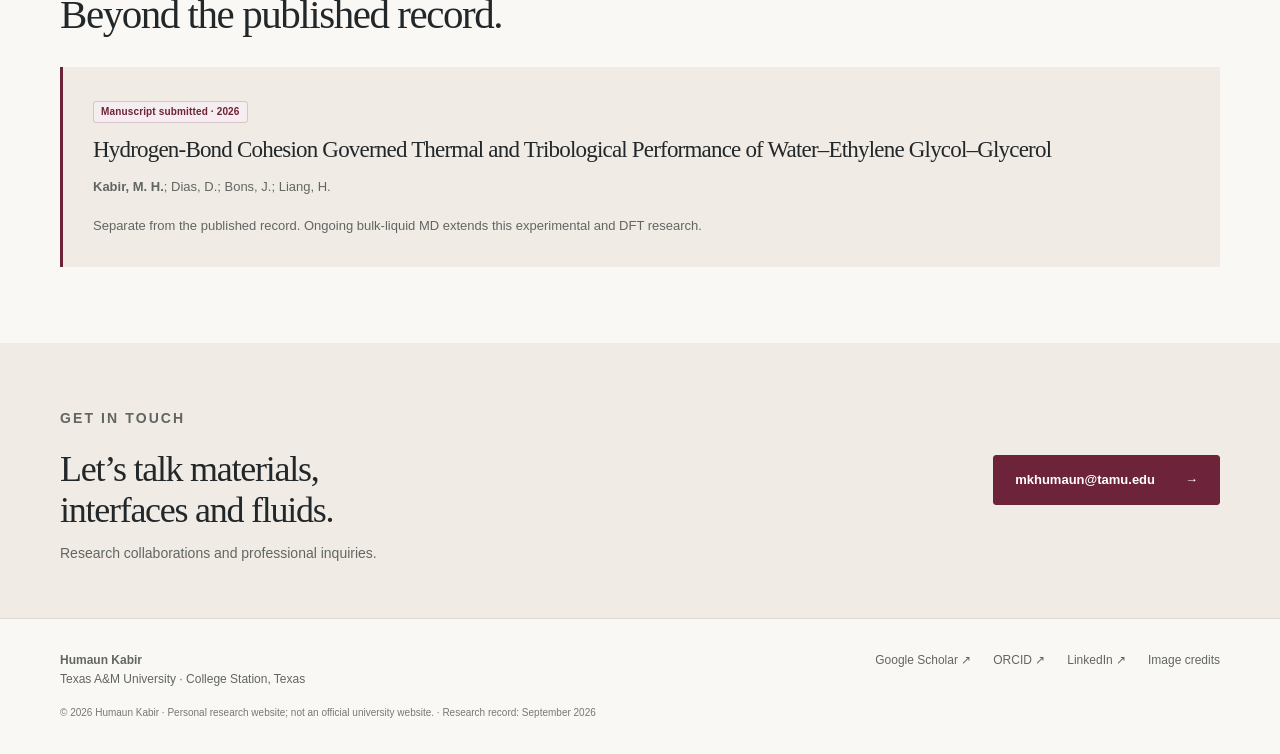
<file: publications.html>
<!doctype html><html lang="en"><head><meta charset="utf-8"><meta name="viewport" content="width=device-width, initial-scale=1"><title>Publications | Humaun Kabir</title><meta name="description" content="Browse the publications of Humaun Kabir by research topic, article type and authorship; includes full citations and DOI links."><meta name="theme-color" content="#6d2339"><meta property="og:title" content="Publications | Humaun Kabir"><meta property="og:description" content="Browse the publications of Humaun Kabir by research topic, article type and authorship; includes full citations and DOI links."><meta property="og:type" content="website"><link rel="icon" type="image/svg+xml" href="assets/favicon.svg"><link rel="stylesheet" href="assets/styles.css"><script defer src="assets/site.js"></script></head><body><a class="skip" href="#main-content">Skip to content</a>
<header class="site-header"><div class="wrap header-inner">
<a class="brand" href="index.html" aria-label="Humaun Kabir home"><span class="monogram" aria-hidden="true">HK</span><span><span class="brand-name">Humaun Kabir</span><span class="brand-sub">Materials · Interfaces · Fluids</span></span></a>
<button class="menu-toggle" type="button" aria-label="Toggle navigation" aria-expanded="false" aria-controls="main-nav">Menu <span aria-hidden="true">☰</span></button>
<nav class="nav" id="main-nav" aria-label="Main navigation"><a href="research.html">Research</a><a href="publications.html" aria-current="page">Publications</a><a href="about.html">About</a><a href="cv.html">CV</a><a class="nav-contact" href="index.html#contact">Contact <span class="arrow" aria-hidden="true">→</span></a></nav>
</div></header><main id="main-content" class="wrap"><section class="page-top"><p class="eyebrow">PUBLICATIONS</p><h1>The complete research record.</h1><p class="lede">27 published works: 21 original-research journal articles, one Perspective, four reviews and one conference proceeding. Submitted work is listed separately.</p><div class="actions"><a class="button secondary" href="downloads/publications.bib" download>Download BibTeX ↓</a><a href="https://scholar.google.com/citations?user=AwalECcAAAAJ&amp;hl=en" target="_blank" rel="noopener noreferrer" class="button quiet">Google Scholar <span aria-hidden="true">↗</span></a></div><p class="small muted" style="margin-top:20px">Record through September 2026. † Equal contribution follows the published author order. Cover features are publication distinctions, not separate publications.</p></section>
<section data-publication-browser><div class="pub-toolbar"><div class="form-row"><div class="field"><label for="pub-search">SEARCH THE RECORD</label><input id="pub-search" data-search type="search" placeholder="Title, author, keyword or DOI…"></div><div class="field"><label for="pub-kind">PUBLICATION TYPE</label><select id="pub-kind" data-kind><option value="All">All types</option><option>Research article</option><option>Perspective</option><option>Review</option><option>Conference proceeding</option></select></div><div class="field"><label for="pub-role">AUTHORSHIP</label><select id="pub-role" data-role><option value="All">All authorship roles</option><option value="Lead">First / equal contribution</option><option value="Co-author">Other co-authored work</option></select></div></div><div class="topic-filters" role="group" aria-label="Filter by research topic"><button class="filter-button" data-topic-filter="All" aria-pressed="true">All</button><button class="filter-button" data-topic-filter="Lubrication" aria-pressed="false">Lubrication</button><button class="filter-button" data-topic-filter="Electrified interfaces" aria-pressed="false">Electrified interfaces</button><button class="filter-button" data-topic-filter="Responsive fluids" aria-pressed="false">Responsive fluids</button><button class="filter-button" data-topic-filter="Computation" aria-pressed="false">Computation</button><button class="filter-button" data-topic-filter="Functional materials" aria-pressed="false">Functional materials</button><button class="filter-button" data-topic-filter="Sustainability" aria-pressed="false">Sustainability</button></div></div><div class="result-status"><p data-result-count aria-live="polite">27 of 27 publications</p><button class="reset-filters">Reset filters</button></div><p class="empty-state" hidden>No publications match these filters. Try another keyword or reset the filters.</p><article class="publication" id="F13" data-kind="Research article" data-role="First author" data-topics="Responsive fluids" data-search="APTS-SiO2 enabled field-induced rapid assembly in low-loading suspensions Kabir, M. H.; Dias, D.; Bons, J.; Foysal, M. W.; Liang, H. Applied Surface Science 2027 10.1016/j.apsusc.2026.168138 First author Responsive fluids"><div class="pub-year">2027<div class="pub-kind">Research article</div></div><div><h2><a href="https://doi.org/10.1016/j.apsusc.2026.168138" target="_blank" rel="noopener noreferrer">APTS-SiO<sub>2</sub> enabled field-induced rapid assembly in low-loading suspensions</a></h2><p class="authors"><strong>Kabir, M. H.</strong>; Dias, D.; Bons, J.; Foysal, M. W.; Liang, H.</p><p class="journal">Applied Surface Science 2027, 751, 168138</p><p class="pub-note">Published online 17 August 2026; assigned to volume 751 (2027).</p><div class="pub-tools"><a href="https://doi.org/10.1016/j.apsusc.2026.168138" target="_blank" rel="noopener noreferrer" class="">DOI: 10.1016/j.apsusc.2026.168138 <span aria-hidden="true">↗</span></a><button class="copy-citation" data-citation="Kabir, M. H.; Dias, D.; Bons, J.; Foysal, M. W.; Liang, H. APTS-SiO2 enabled field-induced rapid assembly in low-loading suspensions. Applied Surface Science 2027, 751, 168138. 10.1016/j.apsusc.2026.168138. Published online 17 August 2026." aria-label="Copy citation">Copy citation</button><span class="small muted">First author</span></div></div></article><article class="publication" id="F12" data-kind="Research article" data-role="First author" data-topics="Responsive fluids|Computation" data-search="TiO2-modified Carbon Nanoparticles (CNPs@TiO2) Enabled Interfacial Charge Regulation Kabir, M. H.; Dias, D.; Bons, J.; Foysal, M. W.; Johnson, E.; Kosmoski, J.; Liang, H. ACS Applied Materials &amp; Interfaces 2026 10.1021/acsami.6c10772 First author Responsive fluids Computation"><div class="pub-year">2026<div class="pub-kind">Research article</div></div><div><h2><a href="https://doi.org/10.1021/acsami.6c10772" target="_blank" rel="noopener noreferrer">TiO<sub>2</sub>-modified Carbon Nanoparticles (CNPs@TiO<sub>2</sub>) Enabled Interfacial Charge Regulation</a></h2><p class="authors"><strong>Kabir, M. H.</strong>; Dias, D.; Bons, J.; Foysal, M. W.; Johnson, E.; Kosmoski, J.; Liang, H.</p><p class="journal">ACS Applied Materials &amp; Interfaces 2026, 18, 42189–42203</p><div class="badges"><span class="badge">Cover feature</span></div><div class="pub-tools"><a href="https://doi.org/10.1021/acsami.6c10772" target="_blank" rel="noopener noreferrer" class="">DOI: 10.1021/acsami.6c10772 <span aria-hidden="true">↗</span></a><button class="copy-citation" data-citation="Kabir, M. H.; Dias, D.; Bons, J.; Foysal, M. W.; Johnson, E.; Kosmoski, J.; Liang, H. TiO2-modified Carbon Nanoparticles (CNPs@TiO2) Enabled Interfacial Charge Regulation. ACS Applied Materials &amp; Interfaces 2026, 18, 42189–42203. 10.1021/acsami.6c10772." aria-label="Copy citation">Copy citation</button><span class="small muted">First author</span></div></div></article><article class="publication" id="F11" data-kind="Research article" data-role="Co-first author" data-topics="Electrified interfaces|Sustainability" data-search="Renewable Carbon Nano-onions Induced Friction and Wear Reduction in Ca-Grease Li, Y.-S.†; Kabir, M. H.†; Dias, D.; Bons, J.; Presswood, R.; Cummins, J.; Liang, H. ACS Applied Engineering Materials 2026 10.1021/acsaenm.6c00302 Co-first author Electrified interfaces Sustainability"><div class="pub-year">2026<div class="pub-kind">Research article</div></div><div><h2><a href="https://doi.org/10.1021/acsaenm.6c00302" target="_blank" rel="noopener noreferrer">Renewable Carbon Nano-onions Induced Friction and Wear Reduction in Ca-Grease</a></h2><p class="authors">Li, Y.-S.†; <strong>Kabir, M. H.</strong>†; Dias, D.; Bons, J.; Presswood, R.; Cummins, J.; Liang, H.</p><p class="journal">ACS Applied Engineering Materials 2026, 4, 2634–2643</p><div class="badges"><span class="badge">Co-first author</span></div><p class="pub-note">† Equal contribution as marked in the published article.</p><div class="pub-tools"><a href="https://doi.org/10.1021/acsaenm.6c00302" target="_blank" rel="noopener noreferrer" class="">DOI: 10.1021/acsaenm.6c00302 <span aria-hidden="true">↗</span></a><button class="copy-citation" data-citation="Li, Y.-S.†; Kabir, M. H.†; Dias, D.; Bons, J.; Presswood, R.; Cummins, J.; Liang, H. Renewable Carbon Nano-onions Induced Friction and Wear Reduction in Ca-Grease. ACS Applied Engineering Materials 2026, 4, 2634–2643. 10.1021/acsaenm.6c00302." aria-label="Copy citation">Copy citation</button><span class="small muted">Co-first author</span></div></div></article><article class="publication" id="F10" data-kind="Research article" data-role="First author" data-topics="Electrified interfaces" data-search="Influence of Carbon Nanoparticles on Electrically Induced Wear of Grease-Lubricated Steels Kabir, M. H.; Dias, D.; Bons, J.; Foysal, M. W.; Johnson, E.; Kosmoski, J.; Liang, H. Advanced Materials Interfaces 2026 10.1002/admi.70520 First author Electrified interfaces"><div class="pub-year">2026<div class="pub-kind">Research article</div></div><div><h2><a href="https://doi.org/10.1002/admi.70520" target="_blank" rel="noopener noreferrer">Influence of Carbon Nanoparticles on Electrically Induced Wear of Grease-Lubricated Steels</a></h2><p class="authors"><strong>Kabir, M. H.</strong>; Dias, D.; Bons, J.; Foysal, M. W.; Johnson, E.; Kosmoski, J.; Liang, H.</p><p class="journal">Advanced Materials Interfaces 2026, 13, e70520</p><div class="badges"><span class="badge">Cover feature</span></div><div class="pub-tools"><a href="https://doi.org/10.1002/admi.70520" target="_blank" rel="noopener noreferrer" class="">DOI: 10.1002/admi.70520 <span aria-hidden="true">↗</span></a><button class="copy-citation" data-citation="Kabir, M. H.; Dias, D.; Bons, J.; Foysal, M. W.; Johnson, E.; Kosmoski, J.; Liang, H. Influence of Carbon Nanoparticles on Electrically Induced Wear of Grease-Lubricated Steels. Advanced Materials Interfaces 2026, 13, e70520. 10.1002/admi.70520." aria-label="Copy citation">Copy citation</button><span class="small muted">First author</span></div></div></article><article class="publication" id="F09" data-kind="Research article" data-role="First author" data-topics="Lubrication|Sustainability" data-search="Effects of Waste-Plastic-Derived Carbon Nano-Onions as Additive on Rheological and Tribological Performance of Oil Lubricant Kabir, M. H.; Dias, D.; Presswood, R. G., Jr.; Liang, H. Journal of Tribology 2026 10.1115/1.4069957 First author Lubrication Sustainability"><div class="pub-year">2026<div class="pub-kind">Research article</div></div><div><h2><a href="https://doi.org/10.1115/1.4069957" target="_blank" rel="noopener noreferrer">Effects of Waste-Plastic-Derived Carbon Nano-Onions as Additive on Rheological and Tribological Performance of Oil Lubricant</a></h2><p class="authors"><strong>Kabir, M. H.</strong>; Dias, D.; Presswood, R. G., Jr.; Liang, H.</p><p class="journal">Journal of Tribology 2026, 148, 032102</p><div class="pub-tools"><a href="https://doi.org/10.1115/1.4069957" target="_blank" rel="noopener noreferrer" class="">DOI: 10.1115/1.4069957 <span aria-hidden="true">↗</span></a><button class="copy-citation" data-citation="Kabir, M. H.; Dias, D.; Presswood, R. G., Jr.; Liang, H. Effects of Waste-Plastic-Derived Carbon Nano-Onions as Additive on Rheological and Tribological Performance of Oil Lubricant. Journal of Tribology 2026, 148, 032102. 10.1115/1.4069957." aria-label="Copy citation">Copy citation</button><span class="small muted">First author</span></div></div></article><article class="publication" id="R05" data-kind="Perspective" data-role="First author" data-topics="Electrified interfaces" data-search="Electrified Damage in Motion Systems Kabir, M. H.; Nguyen, A.; Liang, H. Advanced Engineering Materials 2026 10.1002/adem.71036 First author Electrified interfaces"><div class="pub-year">2026<div class="pub-kind">Perspective</div></div><div><h2><a href="https://doi.org/10.1002/adem.71036" target="_blank" rel="noopener noreferrer">Electrified Damage in Motion Systems</a></h2><p class="authors"><strong>Kabir, M. H.</strong>; Nguyen, A.; Liang, H.</p><p class="journal">Advanced Engineering Materials 2026, 28, e71036</p><div class="badges"><span class="badge">Editor’s Choice</span></div><div class="pub-tools"><a href="https://doi.org/10.1002/adem.71036" target="_blank" rel="noopener noreferrer" class="">DOI: 10.1002/adem.71036 <span aria-hidden="true">↗</span></a><button class="copy-citation" data-citation="Kabir, M. H.; Nguyen, A.; Liang, H. Electrified Damage in Motion Systems. Advanced Engineering Materials 2026, 28, e71036. 10.1002/adem.71036." aria-label="Copy citation">Copy citation</button><span class="small muted">First author</span></div></div></article><article class="publication" id="S09" data-kind="Research article" data-role="Co-author" data-topics="Functional materials|Computation" data-search="Role of Interlayer Expansion and Surface Chelation in Ternary NiCuAl Layered Double Hydroxides for Ultrahigh Capacity Dye Adsorption Velhal, M.; Sattari, R.; Kabir, M. H.; Li, Y.-S.; Liang, H. Global Challenges 2026 10.1002/gch2.70149 Co-author Functional materials Computation"><div class="pub-year">2026<div class="pub-kind">Research article</div></div><div><h2><a href="https://doi.org/10.1002/gch2.70149" target="_blank" rel="noopener noreferrer">Role of Interlayer Expansion and Surface Chelation in Ternary NiCuAl Layered Double Hydroxides for Ultrahigh Capacity Dye Adsorption</a></h2><p class="authors">Velhal, M.; Sattari, R.; <strong>Kabir, M. H.</strong>; Li, Y.-S.; Liang, H.</p><p class="journal">Global Challenges 2026, 10, e70149</p><div class="pub-tools"><a href="https://doi.org/10.1002/gch2.70149" target="_blank" rel="noopener noreferrer" class="">DOI: 10.1002/gch2.70149 <span aria-hidden="true">↗</span></a><button class="copy-citation" data-citation="Velhal, M.; Sattari, R.; Kabir, M. H.; Li, Y.-S.; Liang, H. Role of Interlayer Expansion and Surface Chelation in Ternary NiCuAl Layered Double Hydroxides for Ultrahigh Capacity Dye Adsorption. Global Challenges 2026, 10, e70149. 10.1002/gch2.70149." aria-label="Copy citation">Copy citation</button><span class="small muted">Co-author</span></div></div></article><article class="publication" id="S08" data-kind="Research article" data-role="Co-author" data-topics="Electrified interfaces" data-search="Electrified performance characteristics of greases and their effects on wear mechanisms of steels Bons, J.; Kabir, M. H.; Dias, D.; Chertakovsky, R.; Liang, H. Wear 2026 10.1016/j.wear.2026.206774 Co-author Electrified interfaces"><div class="pub-year">2026<div class="pub-kind">Research article</div></div><div><h2><a href="https://doi.org/10.1016/j.wear.2026.206774" target="_blank" rel="noopener noreferrer">Electrified performance characteristics of greases and their effects on wear mechanisms of steels</a></h2><p class="authors">Bons, J.; <strong>Kabir, M. H.</strong>; Dias, D.; Chertakovsky, R.; Liang, H.</p><p class="journal">Wear 2026, 598, 206774</p><div class="pub-tools"><a href="https://doi.org/10.1016/j.wear.2026.206774" target="_blank" rel="noopener noreferrer" class="">DOI: 10.1016/j.wear.2026.206774 <span aria-hidden="true">↗</span></a><button class="copy-citation" data-citation="Bons, J.; Kabir, M. H.; Dias, D.; Chertakovsky, R.; Liang, H. Electrified performance characteristics of greases and their effects on wear mechanisms of steels. Wear 2026, 598, 206774. 10.1016/j.wear.2026.206774." aria-label="Copy citation">Copy citation</button><span class="small muted">Co-author</span></div></div></article><article class="publication" id="S07" data-kind="Research article" data-role="Co-author" data-topics="Electrified interfaces" data-search="Effects of Carbon Nanoparticles on Triboelectro-Induced Surface Defects Tajedini, M.; Fang, L.; Bons, J.; Kabir, M. H.; Johnson, E.; Kosmoski, J.; Liang, H. Advanced Engineering Materials 2026 10.1002/adem.202502084 Co-author Electrified interfaces"><div class="pub-year">2026<div class="pub-kind">Research article</div></div><div><h2><a href="https://doi.org/10.1002/adem.202502084" target="_blank" rel="noopener noreferrer">Effects of Carbon Nanoparticles on Triboelectro-Induced Surface Defects</a></h2><p class="authors">Tajedini, M.; Fang, L.; Bons, J.; <strong>Kabir, M. H.</strong>; Johnson, E.; Kosmoski, J.; Liang, H.</p><p class="journal">Advanced Engineering Materials 2026, 28, e202502084</p><div class="pub-tools"><a href="https://doi.org/10.1002/adem.202502084" target="_blank" rel="noopener noreferrer" class="">DOI: 10.1002/adem.202502084 <span aria-hidden="true">↗</span></a><button class="copy-citation" data-citation="Tajedini, M.; Fang, L.; Bons, J.; Kabir, M. H.; Johnson, E.; Kosmoski, J.; Liang, H. Effects of Carbon Nanoparticles on Triboelectro-Induced Surface Defects. Advanced Engineering Materials 2026, 28, e202502084. 10.1002/adem.202502084." aria-label="Copy citation">Copy citation</button><span class="small muted">Co-author</span></div></div></article><article class="publication" id="R04" data-kind="Review" data-role="Co-author" data-topics="Sustainability" data-search="Tribological Applications of Recycled and Waste Materials: A Review of Recent Advances and Future Directions Shah, R.; Marussich, K.; Kabir, M. H.; Liang, H. Lubricants 2026 10.3390/lubricants14030104 Co-author Sustainability"><div class="pub-year">2026<div class="pub-kind">Review</div></div><div><h2><a href="https://doi.org/10.3390/lubricants14030104" target="_blank" rel="noopener noreferrer">Tribological Applications of Recycled and Waste Materials: A Review of Recent Advances and Future Directions</a></h2><p class="authors">Shah, R.; Marussich, K.; <strong>Kabir, M. H.</strong>; Liang, H.</p><p class="journal">Lubricants 2026, 14, 104</p><div class="pub-tools"><a href="https://doi.org/10.3390/lubricants14030104" target="_blank" rel="noopener noreferrer" class="">DOI: 10.3390/lubricants14030104 <span aria-hidden="true">↗</span></a><button class="copy-citation" data-citation="Shah, R.; Marussich, K.; Kabir, M. H.; Liang, H. Tribological Applications of Recycled and Waste Materials: A Review of Recent Advances and Future Directions. Lubricants 2026, 14, 104. 10.3390/lubricants14030104." aria-label="Copy citation">Copy citation</button><span class="small muted">Co-author</span></div></div></article><article class="publication" id="F08" data-kind="Research article" data-role="First author" data-topics="Lubrication|Computation" data-search="Effects of oxidation-assisted grafting of MoS2 on tribological performance of steels Kabir, M. H.; Dias, D.; Velhal, M.; Liang, H. Tribology International 2025 10.1016/j.triboint.2025.110826 First author Lubrication Computation"><div class="pub-year">2025<div class="pub-kind">Research article</div></div><div><h2><a href="https://doi.org/10.1016/j.triboint.2025.110826" target="_blank" rel="noopener noreferrer">Effects of oxidation-assisted grafting of MoS<sub>2</sub> on tribological performance of steels</a></h2><p class="authors"><strong>Kabir, M. H.</strong>; Dias, D.; Velhal, M.; Liang, H.</p><p class="journal">Tribology International 2025, 211, 110826</p><div class="pub-tools"><a href="https://doi.org/10.1016/j.triboint.2025.110826" target="_blank" rel="noopener noreferrer" class="">DOI: 10.1016/j.triboint.2025.110826 <span aria-hidden="true">↗</span></a><button class="copy-citation" data-citation="Kabir, M. H.; Dias, D.; Velhal, M.; Liang, H. Effects of oxidation-assisted grafting of MoS2 on tribological performance of steels. Tribology International 2025, 211, 110826. 10.1016/j.triboint.2025.110826." aria-label="Copy citation">Copy citation</button><span class="small muted">First author</span></div></div></article><article class="publication" id="F07" data-kind="Research article" data-role="First author" data-topics="Lubrication" data-search="Effects of urea-functionalized MoS2 on hydrophilic lubrication Kabir, M. H.; Dias, D.; Marjuban, S. M. H.; Avais, M.; Castaneda, H.; Liang, H. Tribology International 2025 10.1016/j.triboint.2024.110384 First author Lubrication"><div class="pub-year">2025<div class="pub-kind">Research article</div></div><div><h2><a href="https://doi.org/10.1016/j.triboint.2024.110384" target="_blank" rel="noopener noreferrer">Effects of urea-functionalized MoS<sub>2</sub> on hydrophilic lubrication</a></h2><p class="authors"><strong>Kabir, M. H.</strong>; Dias, D.; Marjuban, S. M. H.; Avais, M.; Castaneda, H.; Liang, H.</p><p class="journal">Tribology International 2025, 203, 110384</p><div class="pub-tools"><a href="https://doi.org/10.1016/j.triboint.2024.110384" target="_blank" rel="noopener noreferrer" class="">DOI: 10.1016/j.triboint.2024.110384 <span aria-hidden="true">↗</span></a><button class="copy-citation" data-citation="Kabir, M. H.; Dias, D.; Marjuban, S. M. H.; Avais, M.; Castaneda, H.; Liang, H. Effects of urea-functionalized MoS2 on hydrophilic lubrication. Tribology International 2025, 203, 110384. 10.1016/j.triboint.2024.110384." aria-label="Copy citation">Copy citation</button><span class="small muted">First author</span></div></div></article><article class="publication" id="S06" data-kind="Research article" data-role="Co-author" data-topics="Electrified interfaces" data-search="MoS2 Additives in Lithium Grease for Electrified Systems Tajedini, M.; Kabir, M. H.; Azhdari, R.; Bahrami, R.; Sue, H.-J.; Liang, H. Lubricants 2025 10.3390/lubricants13030106 Co-author Electrified interfaces"><div class="pub-year">2025<div class="pub-kind">Research article</div></div><div><h2><a href="https://doi.org/10.3390/lubricants13030106" target="_blank" rel="noopener noreferrer">MoS<sub>2</sub> Additives in Lithium Grease for Electrified Systems</a></h2><p class="authors">Tajedini, M.; <strong>Kabir, M. H.</strong>; Azhdari, R.; Bahrami, R.; Sue, H.-J.; Liang, H.</p><p class="journal">Lubricants 2025, 13, 106</p><div class="pub-tools"><a href="https://doi.org/10.3390/lubricants13030106" target="_blank" rel="noopener noreferrer" class="">DOI: 10.3390/lubricants13030106 <span aria-hidden="true">↗</span></a><button class="copy-citation" data-citation="Tajedini, M.; Kabir, M. H.; Azhdari, R.; Bahrami, R.; Sue, H.-J.; Liang, H. MoS2 Additives in Lithium Grease for Electrified Systems. Lubricants 2025, 13, 106. 10.3390/lubricants13030106." aria-label="Copy citation">Copy citation</button><span class="small muted">Co-author</span></div></div></article><article class="publication" id="R03" data-kind="Review" data-role="Co-author" data-topics="Electrified interfaces" data-search="Additive and Base Oil Trends in Electric Vehicle Applications Shah, R.; Das, M.; Kabir, M. H.; Liang, H.; Salvi, L.; Bunting, T. L. Journal of Tribology 2025 10.1115/1.4066650 Co-author Electrified interfaces"><div class="pub-year">2025<div class="pub-kind">Review</div></div><div><h2><a href="https://doi.org/10.1115/1.4066650" target="_blank" rel="noopener noreferrer">Additive and Base Oil Trends in Electric Vehicle Applications</a></h2><p class="authors">Shah, R.; Das, M.; <strong>Kabir, M. H.</strong>; Liang, H.; Salvi, L.; Bunting, T. L.</p><p class="journal">Journal of Tribology 2025, 147, 051106</p><div class="pub-tools"><a href="https://doi.org/10.1115/1.4066650" target="_blank" rel="noopener noreferrer" class="">DOI: 10.1115/1.4066650 <span aria-hidden="true">↗</span></a><button class="copy-citation" data-citation="Shah, R.; Das, M.; Kabir, M. H.; Liang, H.; Salvi, L.; Bunting, T. L. Additive and Base Oil Trends in Electric Vehicle Applications. Journal of Tribology 2025, 147, 051106. 10.1115/1.4066650." aria-label="Copy citation">Copy citation</button><span class="small muted">Co-author</span></div></div></article><article class="publication" id="F06" data-kind="Research article" data-role="First author" data-topics="Lubrication" data-search="Non-Polar Chain-Enabled Suspension of Carbon Nanoparticles in Base Oil Kabir, M. H.; Dias, D.; Johnson, E.; Kosmoski, J.; Liang, H. Lubricants 2024 10.3390/lubricants12110373 First author Lubrication"><div class="pub-year">2024<div class="pub-kind">Research article</div></div><div><h2><a href="https://doi.org/10.3390/lubricants12110373" target="_blank" rel="noopener noreferrer">Non-Polar Chain-Enabled Suspension of Carbon Nanoparticles in Base Oil</a></h2><p class="authors"><strong>Kabir, M. H.</strong>; Dias, D.; Johnson, E.; Kosmoski, J.; Liang, H.</p><p class="journal">Lubricants 2024, 12, 373</p><div class="pub-tools"><a href="https://doi.org/10.3390/lubricants12110373" target="_blank" rel="noopener noreferrer" class="">DOI: 10.3390/lubricants12110373 <span aria-hidden="true">↗</span></a><button class="copy-citation" data-citation="Kabir, M. H.; Dias, D.; Johnson, E.; Kosmoski, J.; Liang, H. Non-Polar Chain-Enabled Suspension of Carbon Nanoparticles in Base Oil. Lubricants 2024, 12, 373. 10.3390/lubricants12110373." aria-label="Copy citation">Copy citation</button><span class="small muted">First author</span></div></div></article><article class="publication" id="F05" data-kind="Research article" data-role="First author" data-topics="Lubrication|Computation" data-search="Hydrophilized MoS2 as Lubricant Additive Kabir, M. H.; Dias, D.; Arole, K.; Bahrami, R.; Sue, H.-J.; Liang, H. Lubricants 2024 10.3390/lubricants12030080 First author Lubrication Computation"><div class="pub-year">2024<div class="pub-kind">Research article</div></div><div><h2><a href="https://doi.org/10.3390/lubricants12030080" target="_blank" rel="noopener noreferrer">Hydrophilized MoS<sub>2</sub> as Lubricant Additive</a></h2><p class="authors"><strong>Kabir, M. H.</strong>; Dias, D.; Arole, K.; Bahrami, R.; Sue, H.-J.; Liang, H.</p><p class="journal">Lubricants 2024, 12, 80</p><div class="badges"><span class="badge">Cover feature</span></div><div class="pub-tools"><a href="https://doi.org/10.3390/lubricants12030080" target="_blank" rel="noopener noreferrer" class="">DOI: 10.3390/lubricants12030080 <span aria-hidden="true">↗</span></a><button class="copy-citation" data-citation="Kabir, M. H.; Dias, D.; Arole, K.; Bahrami, R.; Sue, H.-J.; Liang, H. Hydrophilized MoS2 as Lubricant Additive. Lubricants 2024, 12, 80. 10.3390/lubricants12030080." aria-label="Copy citation">Copy citation</button><span class="small muted">First author</span></div></div></article><article class="publication" id="F03" data-kind="Research article" data-role="First author" data-topics="Functional materials|Computation" data-search="The efficacy of rare-earth-doped V2O5 photocatalyst for removal of pollutants from industrial wastewater Kabir, M. H.; Hossain, M. Z.; Jalil, M. A.; Ghosh, S.; Hossain, M. M.; Ali, M. A.; Khandaker, M. U.; Jana, D.; Rahman, M. M.; Hossain, M. K.; Chowdhury, J.; Kazi, M.; Uddin, M. M. Optical Materials 2024 10.1016/j.optmat.2023.114724 First author Functional materials Computation"><div class="pub-year">2024<div class="pub-kind">Research article</div></div><div><h2><a href="https://doi.org/10.1016/j.optmat.2023.114724" target="_blank" rel="noopener noreferrer">The efficacy of rare-earth-doped V<sub>2</sub>O<sub>5</sub> photocatalyst for removal of pollutants from industrial wastewater</a></h2><p class="authors"><strong>Kabir, M. H.</strong>; Hossain, M. Z.; Jalil, M. A.; Ghosh, S.; Hossain, M. M.; Ali, M. A.; Khandaker, M. U.; Jana, D.; Rahman, M. M.; Hossain, M. K.; Chowdhury, J.; Kazi, M.; Uddin, M. M.</p><p class="journal">Optical Materials 2024, 147, 114724</p><div class="pub-tools"><a href="https://doi.org/10.1016/j.optmat.2023.114724" target="_blank" rel="noopener noreferrer" class="">DOI: 10.1016/j.optmat.2023.114724 <span aria-hidden="true">↗</span></a><button class="copy-citation" data-citation="Kabir, M. H.; Hossain, M. Z.; Jalil, M. A.; Ghosh, S.; Hossain, M. M.; Ali, M. A.; Khandaker, M. U.; Jana, D.; Rahman, M. M.; Hossain, M. K.; Chowdhury, J.; Kazi, M.; Uddin, M. M. The efficacy of rare-earth-doped V2O5 photocatalyst for removal of pollutants from industrial wastewater. Optical Materials 2024, 147, 114724. 10.1016/j.optmat.2023.114724." aria-label="Copy citation">Copy citation</button><span class="small muted">First author</span></div></div></article><article class="publication" id="S05" data-kind="Research article" data-role="Co-author" data-topics="Lubrication|Functional materials" data-search="Effects of Intercalation on ML-Ti3C2Tz MXene Properties and Friction Performance Arole, K.; Pas, S. E.; Thakur, R. M.; Amiouny, L. A.; Kabir, M. H.; Dujovic, M.; Radovic, M.; Lutkenhaus, J. L.; Green, M. J.; Liang, H. ACS Applied Materials &amp; Interfaces 2024 10.1021/acsami.4c12659 Co-author Lubrication Functional materials"><div class="pub-year">2024<div class="pub-kind">Research article</div></div><div><h2><a href="https://doi.org/10.1021/acsami.4c12659" target="_blank" rel="noopener noreferrer">Effects of Intercalation on ML-Ti<sub>3</sub>C<sub>2</sub>T<sub>z</sub> MXene Properties and Friction Performance</a></h2><p class="authors">Arole, K.; Pas, S. E.; Thakur, R. M.; Amiouny, L. A.; <strong>Kabir, M. H.</strong>; Dujovic, M.; Radovic, M.; Lutkenhaus, J. L.; Green, M. J.; Liang, H.</p><p class="journal">ACS Applied Materials &amp; Interfaces 2024, 16, 64156–64165</p><div class="pub-tools"><a href="https://doi.org/10.1021/acsami.4c12659" target="_blank" rel="noopener noreferrer" class="">DOI: 10.1021/acsami.4c12659 <span aria-hidden="true">↗</span></a><button class="copy-citation" data-citation="Arole, K.; Pas, S. E.; Thakur, R. M.; Amiouny, L. A.; Kabir, M. H.; Dujovic, M.; Radovic, M.; Lutkenhaus, J. L.; Green, M. J.; Liang, H. Effects of Intercalation on ML-Ti3C2Tz MXene Properties and Friction Performance. ACS Applied Materials &amp; Interfaces 2024, 16, 64156–64165. 10.1021/acsami.4c12659." aria-label="Copy citation">Copy citation</button><span class="small muted">Co-author</span></div></div></article><article class="publication" id="S04" data-kind="Research article" data-role="Co-author" data-topics="Computation" data-search="The effect of changing constituents on tensile mechanical properties of HfNbTaTiZr high entropy alloy: A molecular dynamics study Dujana, W. A.; Ahmad, S.; Noman, M. N. H.; Kabir, M. H. Heliyon 2024 10.1016/j.heliyon.2024.e38350 Co-author Computation"><div class="pub-year">2024<div class="pub-kind">Research article</div></div><div><h2><a href="https://doi.org/10.1016/j.heliyon.2024.e38350" target="_blank" rel="noopener noreferrer">The effect of changing constituents on tensile mechanical properties of HfNbTaTiZr high entropy alloy: A molecular dynamics study</a></h2><p class="authors">Dujana, W. A.; Ahmad, S.; Noman, M. N. H.; <strong>Kabir, M. H.</strong></p><p class="journal">Heliyon 2024, 10, e38350</p><div class="pub-tools"><a href="https://doi.org/10.1016/j.heliyon.2024.e38350" target="_blank" rel="noopener noreferrer" class="">DOI: 10.1016/j.heliyon.2024.e38350 <span aria-hidden="true">↗</span></a><button class="copy-citation" data-citation="Dujana, W. A.; Ahmad, S.; Noman, M. N. H.; Kabir, M. H. The effect of changing constituents on tensile mechanical properties of HfNbTaTiZr high entropy alloy: A molecular dynamics study. Heliyon 2024, 10, e38350. 10.1016/j.heliyon.2024.e38350." aria-label="Copy citation">Copy citation</button><span class="small muted">Co-author</span></div></div></article><article class="publication" id="S01" data-kind="Research article" data-role="Co-author" data-topics="Functional materials|Computation" data-search="Synergistic effects of rare-earth ions (Ho, Yb) doping on the photo-catalytic efficacy of V2O5 for removal of pollutants from industrial wastewater Uddin, M. M.; Hossain, M. Z.; Kabir, M. H.; Ghosh, S.; Haque, M. H.; Hossain, M. M.; Ali, M. A.; Akhtaruzzaman, M.; Alanazi, A. M.; Mondal, S.; Chowdhury, J.; Karmakar, D.; Jana, D. Heliyon 2024 10.1016/j.heliyon.2024.e37689 Co-author Functional materials Computation"><div class="pub-year">2024<div class="pub-kind">Research article</div></div><div><h2><a href="https://doi.org/10.1016/j.heliyon.2024.e37689" target="_blank" rel="noopener noreferrer">Synergistic effects of rare-earth ions (Ho, Yb) doping on the photo-catalytic efficacy of V<sub>2</sub>O<sub>5</sub> for removal of pollutants from industrial wastewater</a></h2><p class="authors">Uddin, M. M.; Hossain, M. Z.; <strong>Kabir, M. H.</strong>; Ghosh, S.; Haque, M. H.; Hossain, M. M.; Ali, M. A.; Akhtaruzzaman, M.; Alanazi, A. M.; Mondal, S.; Chowdhury, J.; Karmakar, D.; Jana, D.</p><p class="journal">Heliyon 2024, 10, e37689</p><div class="pub-tools"><a href="https://doi.org/10.1016/j.heliyon.2024.e37689" target="_blank" rel="noopener noreferrer" class="">DOI: 10.1016/j.heliyon.2024.e37689 <span aria-hidden="true">↗</span></a><button class="copy-citation" data-citation="Uddin, M. M.; Hossain, M. Z.; Kabir, M. H.; Ghosh, S.; Haque, M. H.; Hossain, M. M.; Ali, M. A.; Akhtaruzzaman, M.; Alanazi, A. M.; Mondal, S.; Chowdhury, J.; Karmakar, D.; Jana, D. Synergistic effects of rare-earth ions (Ho, Yb) doping on the photo-catalytic efficacy of V2O5 for removal of pollutants from industrial wastewater. Heliyon 2024, 10, e37689. 10.1016/j.heliyon.2024.e37689." aria-label="Copy citation">Copy citation</button><span class="small muted">Co-author</span></div></div></article><article class="publication" id="S03" data-kind="Research article" data-role="Co-author" data-topics="Computation|Functional materials" data-search="Prediction of phase composition and mechanical properties Fe–Cr–C–B–Ti–Cu hardfacing alloys: Modeling and experimental validations Lozynskyi, V.; Trembach, B.; Hossain, M. M.; Kabir, M. H.; Silchenko, Y.; Krbata, M.; Sadovyi, K.; Kolomiitse, O.; Ropyak, L. Heliyon 2024 10.1016/j.heliyon.2024.e25199 Co-author Computation Functional materials"><div class="pub-year">2024<div class="pub-kind">Research article</div></div><div><h2><a href="https://doi.org/10.1016/j.heliyon.2024.e25199" target="_blank" rel="noopener noreferrer">Prediction of phase composition and mechanical properties Fe–Cr–C–B–Ti–Cu hardfacing alloys: Modeling and experimental validations</a></h2><p class="authors">Lozynskyi, V.; Trembach, B.; Hossain, M. M.; <strong>Kabir, M. H.</strong>; Silchenko, Y.; Krbata, M.; Sadovyi, K.; Kolomiitse, O.; Ropyak, L.</p><p class="journal">Heliyon 2024, 10, e25199</p><div class="pub-tools"><a href="https://doi.org/10.1016/j.heliyon.2024.e25199" target="_blank" rel="noopener noreferrer" class="">DOI: 10.1016/j.heliyon.2024.e25199 <span aria-hidden="true">↗</span></a><button class="copy-citation" data-citation="Lozynskyi, V.; Trembach, B.; Hossain, M. M.; Kabir, M. H.; Silchenko, Y.; Krbata, M.; Sadovyi, K.; Kolomiitse, O.; Ropyak, L. Prediction of phase composition and mechanical properties Fe–Cr–C–B–Ti–Cu hardfacing alloys: Modeling and experimental validations. Heliyon 2024, 10, e25199. 10.1016/j.heliyon.2024.e25199." aria-label="Copy citation">Copy citation</button><span class="small muted">Co-author</span></div></div></article><article class="publication" id="R02" data-kind="Review" data-role="Equal-contribution author" data-topics="Sustainability" data-search="Forever Chemicals, Per-and Polyfluoroalkyl Substances (PFAS), in Lubrication Dias, D.†; Bons, J.†; Kumar, A.†; Kabir, M. H.†; Liang, H. Lubricants 2024 10.3390/lubricants12040114 Equal-contribution author Sustainability"><div class="pub-year">2024<div class="pub-kind">Review</div></div><div><h2><a href="https://doi.org/10.3390/lubricants12040114" target="_blank" rel="noopener noreferrer">Forever Chemicals, Per-and Polyfluoroalkyl Substances (PFAS), in Lubrication</a></h2><p class="authors">Dias, D.†; Bons, J.†; Kumar, A.†; <strong>Kabir, M. H.</strong>†; Liang, H.</p><p class="journal">Lubricants 2024, 12, 114</p><div class="badges"><span class="badge">Equal-contribution author</span></div><p class="pub-note">† Equal contribution as marked in the published article.</p><div class="pub-tools"><a href="https://doi.org/10.3390/lubricants12040114" target="_blank" rel="noopener noreferrer" class="">DOI: 10.3390/lubricants12040114 <span aria-hidden="true">↗</span></a><button class="copy-citation" data-citation="Dias, D.†; Bons, J.†; Kumar, A.†; Kabir, M. H.†; Liang, H. Forever Chemicals, Per-and Polyfluoroalkyl Substances (PFAS), in Lubrication. Lubricants 2024, 12, 114. 10.3390/lubricants12040114." aria-label="Copy citation">Copy citation</button><span class="small muted">Equal-contribution author</span></div></div></article><article class="publication" id="F04" data-kind="Research article" data-role="First author" data-topics="Computation" data-search="First-principles study of mechanical, thermal, electronic, optical and superconducting properties of C40-type germanide-based MGe2 (M = V, Nb and Ta) Kabir, M. H.; Hossain, M. M.; Ali, M. A.; Uddin, M. M.; Ali, M. L.; Hasan, M. Z.; Islam, A. K. M. A.; Naqib, S. H. Results in Physics 2023 10.1016/j.rinp.2023.106701 First author Computation"><div class="pub-year">2023<div class="pub-kind">Research article</div></div><div><h2><a href="https://doi.org/10.1016/j.rinp.2023.106701" target="_blank" rel="noopener noreferrer">First-principles study of mechanical, thermal, electronic, optical and superconducting properties of C40-type germanide-based MGe<sub>2</sub> (M = V, Nb and Ta)</a></h2><p class="authors"><strong>Kabir, M. H.</strong>; Hossain, M. M.; Ali, M. A.; Uddin, M. M.; Ali, M. L.; Hasan, M. Z.; Islam, A. K. M. A.; Naqib, S. H.</p><p class="journal">Results in Physics 2023, 51, 106701</p><div class="pub-tools"><a href="https://doi.org/10.1016/j.rinp.2023.106701" target="_blank" rel="noopener noreferrer" class="">DOI: 10.1016/j.rinp.2023.106701 <span aria-hidden="true">↗</span></a><button class="copy-citation" data-citation="Kabir, M. H.; Hossain, M. M.; Ali, M. A.; Uddin, M. M.; Ali, M. L.; Hasan, M. Z.; Islam, A. K. M. A.; Naqib, S. H. First-principles study of mechanical, thermal, electronic, optical and superconducting properties of C40-type germanide-based MGe2 (M = V, Nb and Ta). Results in Physics 2023, 51, 106701. 10.1016/j.rinp.2023.106701." aria-label="Copy citation">Copy citation</button><span class="small muted">First author</span></div></div></article><article class="publication" id="S02" data-kind="Research article" data-role="Co-author" data-topics="Functional materials" data-search="Testing and modeling of an in situ shear exfoliated 2D nanocomposite coating casing material for the suppression of Li-ion battery fires in electric vehicles Salam, M. A. R. B. A.; Rahman, M. A.; Kabir, M. H.; Alvarado, E. V.; Sadman, T.; Mahamud, R.; Cano, L.; Ashraf, A. MRS Advances 2023 10.1557/s43580-023-00602-5 Co-author Functional materials"><div class="pub-year">2023<div class="pub-kind">Research article</div></div><div><h2><a href="https://doi.org/10.1557/s43580-023-00602-5" target="_blank" rel="noopener noreferrer">Testing and modeling of an in situ shear exfoliated 2D nanocomposite coating casing material for the suppression of Li-ion battery fires in electric vehicles</a></h2><p class="authors">Salam, M. A. R. B. A.; Rahman, M. A.; <strong>Kabir, M. H.</strong>; Alvarado, E. V.; Sadman, T.; Mahamud, R.; Cano, L.; Ashraf, A.</p><p class="journal">MRS Advances 2023, 8, 953–959</p><div class="pub-tools"><a href="https://doi.org/10.1557/s43580-023-00602-5" target="_blank" rel="noopener noreferrer" class="">DOI: 10.1557/s43580-023-00602-5 <span aria-hidden="true">↗</span></a><button class="copy-citation" data-citation="Salam, M. A. R. B. A.; Rahman, M. A.; Kabir, M. H.; Alvarado, E. V.; Sadman, T.; Mahamud, R.; Cano, L.; Ashraf, A. Testing and modeling of an in situ shear exfoliated 2D nanocomposite coating casing material for the suppression of Li-ion battery fires in electric vehicles. MRS Advances 2023, 8, 953–959.  10.1557/s43580-023-00602-5." aria-label="Copy citation">Copy citation</button><span class="small muted">Co-author</span></div></div></article><article class="publication" id="R01" data-kind="Review" data-role="Co-author" data-topics="Functional materials" data-search="Graphene-like emerging 2D materials: recent progress, challenges and future outlook Uddin, M. M.; Kabir, M. H.; Ali, M. A.; Hossain, M. M.; Khandaker, M. U.; Mandal, S.; Arifutzzaman, A.; Jana, D. RSC Advances 2023 10.1039/d3ra04456d Co-author Functional materials"><div class="pub-year">2023<div class="pub-kind">Review</div></div><div><h2><a href="https://doi.org/10.1039/d3ra04456d" target="_blank" rel="noopener noreferrer">Graphene-like emerging 2D materials: recent progress, challenges and future outlook</a></h2><p class="authors">Uddin, M. M.; <strong>Kabir, M. H.</strong>; Ali, M. A.; Hossain, M. M.; Khandaker, M. U.; Mandal, S.; Arifutzzaman, A.; Jana, D.</p><p class="journal">RSC Advances 2023, 13, 33336–33375</p><div class="pub-tools"><a href="https://doi.org/10.1039/d3ra04456d" target="_blank" rel="noopener noreferrer" class="">DOI: 10.1039/d3ra04456d <span aria-hidden="true">↗</span></a><button class="copy-citation" data-citation="Uddin, M. M.; Kabir, M. H.; Ali, M. A.; Hossain, M. M.; Khandaker, M. U.; Mandal, S.; Arifutzzaman, A.; Jana, D. Graphene-like emerging 2D materials: recent progress, challenges and future outlook. RSC Advances 2023, 13, 33336–33375. 10.1039/d3ra04456d." aria-label="Copy citation">Copy citation</button><span class="small muted">Co-author</span></div></div></article><article class="publication" id="F02" data-kind="Research article" data-role="First author" data-topics="Functional materials" data-search="Structural, nonlinear optical and antimicrobial properties of sol-gel derived, Fe-doped CuO thin films Kabir, M. H.; Ibrahim, H.; Ayon, S. A.; Billah, M. M.; Neaz, S. Heliyon 2022 10.1016/j.heliyon.2022.e10609 First author Functional materials"><div class="pub-year">2022<div class="pub-kind">Research article</div></div><div><h2><a href="https://doi.org/10.1016/j.heliyon.2022.e10609" target="_blank" rel="noopener noreferrer">Structural, nonlinear optical and antimicrobial properties of sol-gel derived, Fe-doped CuO thin films</a></h2><p class="authors"><strong>Kabir, M. H.</strong>; Ibrahim, H.; Ayon, S. A.; Billah, M. M.; Neaz, S.</p><p class="journal">Heliyon 2022, 8, e10609</p><div class="pub-tools"><a href="https://doi.org/10.1016/j.heliyon.2022.e10609" target="_blank" rel="noopener noreferrer" class="">DOI: 10.1016/j.heliyon.2022.e10609 <span aria-hidden="true">↗</span></a><button class="copy-citation" data-citation="Kabir, M. H.; Ibrahim, H.; Ayon, S. A.; Billah, M. M.; Neaz, S. Structural, nonlinear optical and antimicrobial properties of sol-gel derived, Fe-doped CuO thin films. Heliyon 2022, 8, e10609. 10.1016/j.heliyon.2022.e10609." aria-label="Copy citation">Copy citation</button><span class="small muted">First author</span></div></div></article><article class="publication" id="F01" data-kind="Conference proceeding" data-role="First author" data-topics="Functional materials" data-search="Effect of stabilizer on sol ageing for CuO thin films synthesized by sol-gel spin coating technique Kabir, M. H.; Ibrahim, H.; Billah, M. M. AIP Conference Proceedings 2021 10.1063/5.0037501 First author Functional materials"><div class="pub-year">2021<div class="pub-kind">Conference proceeding</div></div><div><h2><a href="https://doi.org/10.1063/5.0037501" target="_blank" rel="noopener noreferrer">Effect of stabilizer on sol ageing for CuO thin films synthesized by sol-gel spin coating technique</a></h2><p class="authors"><strong>Kabir, M. H.</strong>; Ibrahim, H.; Billah, M. M.</p><p class="journal">AIP Conference Proceedings 2021, 2324, 030007</p><div class="pub-tools"><a href="https://doi.org/10.1063/5.0037501" target="_blank" rel="noopener noreferrer" class="">DOI: 10.1063/5.0037501 <span aria-hidden="true">↗</span></a><button class="copy-citation" data-citation="Kabir, M. H.; Ibrahim, H.; Billah, M. M. Effect of stabilizer on sol ageing for CuO thin films synthesized by sol-gel spin coating technique. AIP Conference Proceedings 2021, 2324, 030007. 10.1063/5.0037501." aria-label="Copy citation">Copy citation</button><span class="small muted">First author</span></div></div></article></section><section class="section border"><p class="eyebrow">WORK IN PROGRESS</p><h2>Beyond the published record.</h2><aside class="submission" id="submitted"><span class="badge">Manuscript submitted · 2026</span><h3>Hydrogen-Bond Cohesion Governed Thermal and Tribological Performance of Water–Ethylene Glycol–Glycerol</h3><p><strong>Kabir, M. H.</strong>; Dias, D.; Bons, J.; Liang, H.</p><p>Separate from the published record. Ongoing bulk-liquid MD extends this experimental and DFT research.</p></aside></section></main><section class="contact-band" id="contact"><div class="wrap contact-inner"><div><p class="eyebrow">GET IN TOUCH</p><h2>Let’s talk materials,<br>interfaces and fluids.</h2><p>Research collaborations and professional inquiries.</p></div><a class="button" href="mailto:mkhumaun@tamu.edu">mkhumaun@tamu.edu<span class="arrow" aria-hidden="true">→</span></a></div></section><footer class="site-footer"><div class="wrap"><div class="footer-inner"><div><strong>Humaun Kabir</strong><br>Texas A&M University · College Station, Texas</div><div class="footer-links"><a href="https://scholar.google.com/citations?user=AwalECcAAAAJ&amp;hl=en" target="_blank" rel="noopener noreferrer" class="">Google Scholar <span aria-hidden="true">↗</span></a><a href="https://orcid.org/0000-0003-0440-2288" target="_blank" rel="noopener noreferrer" class="">ORCID <span aria-hidden="true">↗</span></a><a href="https://www.linkedin.com/in/humaun-kabir/" target="_blank" rel="noopener noreferrer" class="">LinkedIn <span aria-hidden="true">↗</span></a><a href="credits.html">Image credits</a></div></div><p class="footer-note">© 2026 Humaun Kabir · Personal research website; not an official university website. · Research record: September 2026</p></div></footer><script type="application/ld+json">{"@context": "https://schema.org", "@type": "Person", "name": "Mohammad Humaun Kabir", "alternateName": "Humaun Kabir", "jobTitle": "Ph.D. Researcher", "affiliation": {"@type": "Organization", "name": "Texas A&M University"}, "sameAs": ["https://scholar.google.com/citations?user=AwalECcAAAAJ&hl=en", "https://www.linkedin.com/in/humaun-kabir/", "https://orcid.org/0000-0003-0440-2288"], "email": "mkhumaun@tamu.edu"}</script></body></html>
</file>
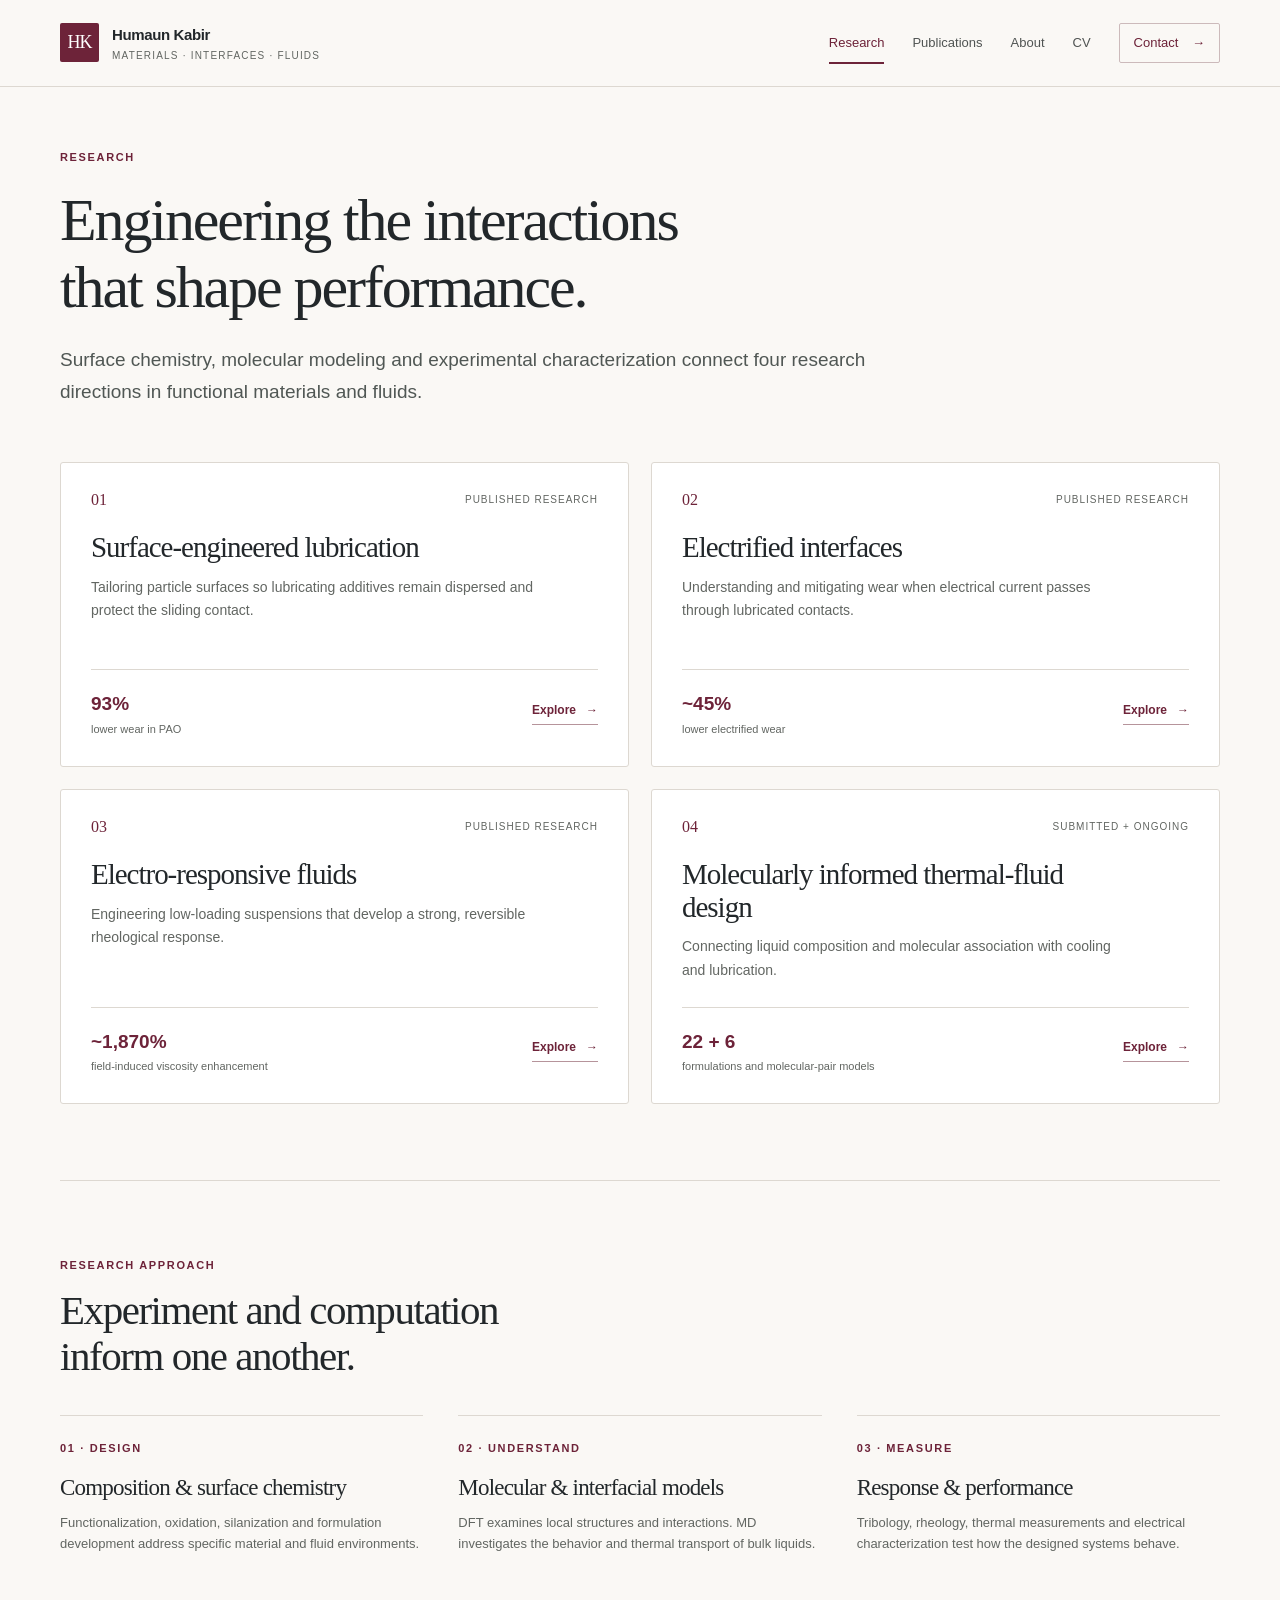
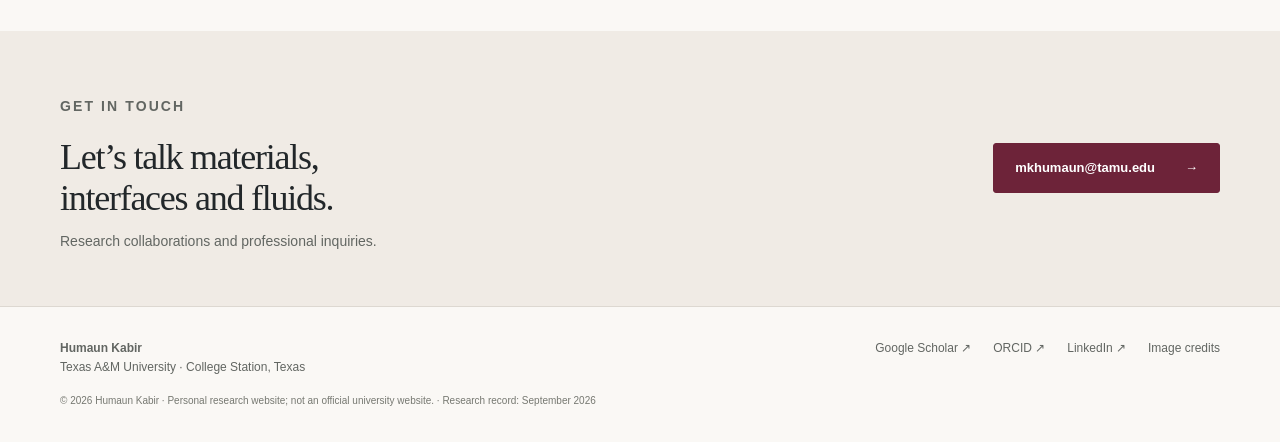
<file: research.html>
<!doctype html><html lang="en"><head><meta charset="utf-8"><meta name="viewport" content="width=device-width, initial-scale=1"><title>Research | Humaun Kabir</title><meta name="description" content="Surface-engineered lubrication, electrified interfaces, responsive suspensions and molecularly informed thermal-fluid design."><meta name="theme-color" content="#6d2339"><meta property="og:title" content="Research | Humaun Kabir"><meta property="og:description" content="Surface-engineered lubrication, electrified interfaces, responsive suspensions and molecularly informed thermal-fluid design."><meta property="og:type" content="website"><link rel="icon" type="image/svg+xml" href="assets/favicon.svg"><link rel="stylesheet" href="assets/styles.css"><script defer src="assets/site.js"></script></head><body><a class="skip" href="#main-content">Skip to content</a>
<header class="site-header"><div class="wrap header-inner">
<a class="brand" href="index.html" aria-label="Humaun Kabir home"><span class="monogram" aria-hidden="true">HK</span><span><span class="brand-name">Humaun Kabir</span><span class="brand-sub">Materials · Interfaces · Fluids</span></span></a>
<button class="menu-toggle" type="button" aria-label="Toggle navigation" aria-expanded="false" aria-controls="main-nav">Menu <span aria-hidden="true">☰</span></button>
<nav class="nav" id="main-nav" aria-label="Main navigation"><a href="research.html" aria-current="page">Research</a><a href="publications.html">Publications</a><a href="about.html">About</a><a href="cv.html">CV</a><a class="nav-contact" href="index.html#contact">Contact <span class="arrow" aria-hidden="true">→</span></a></nav>
</div></header><main id="main-content" class="wrap"><section class="page-top"><p class="eyebrow">RESEARCH</p><h1>Engineering the interactions<br>that shape performance.</h1><p class="lede">Surface chemistry, molecular modeling and experimental characterization connect four research directions in functional materials and fluids.</p></section><section class="section" style="padding-top:15px"><div class="research-grid"><article class="research-card"><div class="card-top"><span class="card-number">01</span><span class="card-tag">Published research</span></div><h3>Surface-engineered lubrication</h3><p>Tailoring particle surfaces so lubricating additives remain dispersed and protect the sliding contact.</p><div class="card-bottom"><div><strong>93%</strong><small>lower wear in PAO</small></div><a class="text-link" href="lubrication.html">Explore<span class="arrow" aria-hidden="true">→</span></a></div></article><article class="research-card"><div class="card-top"><span class="card-number">02</span><span class="card-tag">Published research</span></div><h3>Electrified interfaces</h3><p>Understanding and mitigating wear when electrical current passes through lubricated contacts.</p><div class="card-bottom"><div><strong>~45%</strong><small>lower electrified wear</small></div><a class="text-link" href="electrified-interfaces.html">Explore<span class="arrow" aria-hidden="true">→</span></a></div></article><article class="research-card"><div class="card-top"><span class="card-number">03</span><span class="card-tag">Published research</span></div><h3>Electro-responsive fluids</h3><p>Engineering low-loading suspensions that develop a strong, reversible rheological response.</p><div class="card-bottom"><div><strong>~1,870%</strong><small>field-induced viscosity enhancement</small></div><a class="text-link" href="responsive-fluids.html">Explore<span class="arrow" aria-hidden="true">→</span></a></div></article><article class="research-card"><div class="card-top"><span class="card-number">04</span><span class="card-tag">Submitted + ongoing</span></div><h3>Molecularly informed thermal-fluid design</h3><p>Connecting liquid composition and molecular association with cooling and lubrication.</p><div class="card-bottom"><div><strong>22 + 6</strong><small>formulations and molecular-pair models</small></div><a class="text-link" href="thermal-fluids.html">Explore<span class="arrow" aria-hidden="true">→</span></a></div></article></div></section><section class="section border"><div class="section-head"><div><p class="eyebrow">RESEARCH APPROACH</p><h2>Experiment and computation<br>inform one another.</h2></div></div><div class="news-list"><div class="news-item"><span class="overline">01 · DESIGN</span><h3>Composition & surface chemistry</h3><p>Functionalization, oxidation, silanization and formulation development address specific material and fluid environments.</p></div><div class="news-item"><span class="overline">02 · UNDERSTAND</span><h3>Molecular & interfacial models</h3><p>DFT examines local structures and interactions. MD investigates the behavior and thermal transport of bulk liquids.</p></div><div class="news-item"><span class="overline">03 · MEASURE</span><h3>Response & performance</h3><p>Tribology, rheology, thermal measurements and electrical characterization test how the designed systems behave.</p></div></div></section></main><section class="contact-band" id="contact"><div class="wrap contact-inner"><div><p class="eyebrow">GET IN TOUCH</p><h2>Let’s talk materials,<br>interfaces and fluids.</h2><p>Research collaborations and professional inquiries.</p></div><a class="button" href="mailto:mkhumaun@tamu.edu">mkhumaun@tamu.edu<span class="arrow" aria-hidden="true">→</span></a></div></section><footer class="site-footer"><div class="wrap"><div class="footer-inner"><div><strong>Humaun Kabir</strong><br>Texas A&M University · College Station, Texas</div><div class="footer-links"><a href="https://scholar.google.com/citations?user=AwalECcAAAAJ&amp;hl=en" target="_blank" rel="noopener noreferrer" class="">Google Scholar <span aria-hidden="true">↗</span></a><a href="https://orcid.org/0000-0003-0440-2288" target="_blank" rel="noopener noreferrer" class="">ORCID <span aria-hidden="true">↗</span></a><a href="https://www.linkedin.com/in/humaun-kabir/" target="_blank" rel="noopener noreferrer" class="">LinkedIn <span aria-hidden="true">↗</span></a><a href="credits.html">Image credits</a></div></div><p class="footer-note">© 2026 Humaun Kabir · Personal research website; not an official university website. · Research record: September 2026</p></div></footer><script type="application/ld+json">{"@context": "https://schema.org", "@type": "Person", "name": "Mohammad Humaun Kabir", "alternateName": "Humaun Kabir", "jobTitle": "Ph.D. Researcher", "affiliation": {"@type": "Organization", "name": "Texas A&M University"}, "sameAs": ["https://scholar.google.com/citations?user=AwalECcAAAAJ&hl=en", "https://www.linkedin.com/in/humaun-kabir/", "https://orcid.org/0000-0003-0440-2288"], "email": "mkhumaun@tamu.edu"}</script></body></html>
</file>
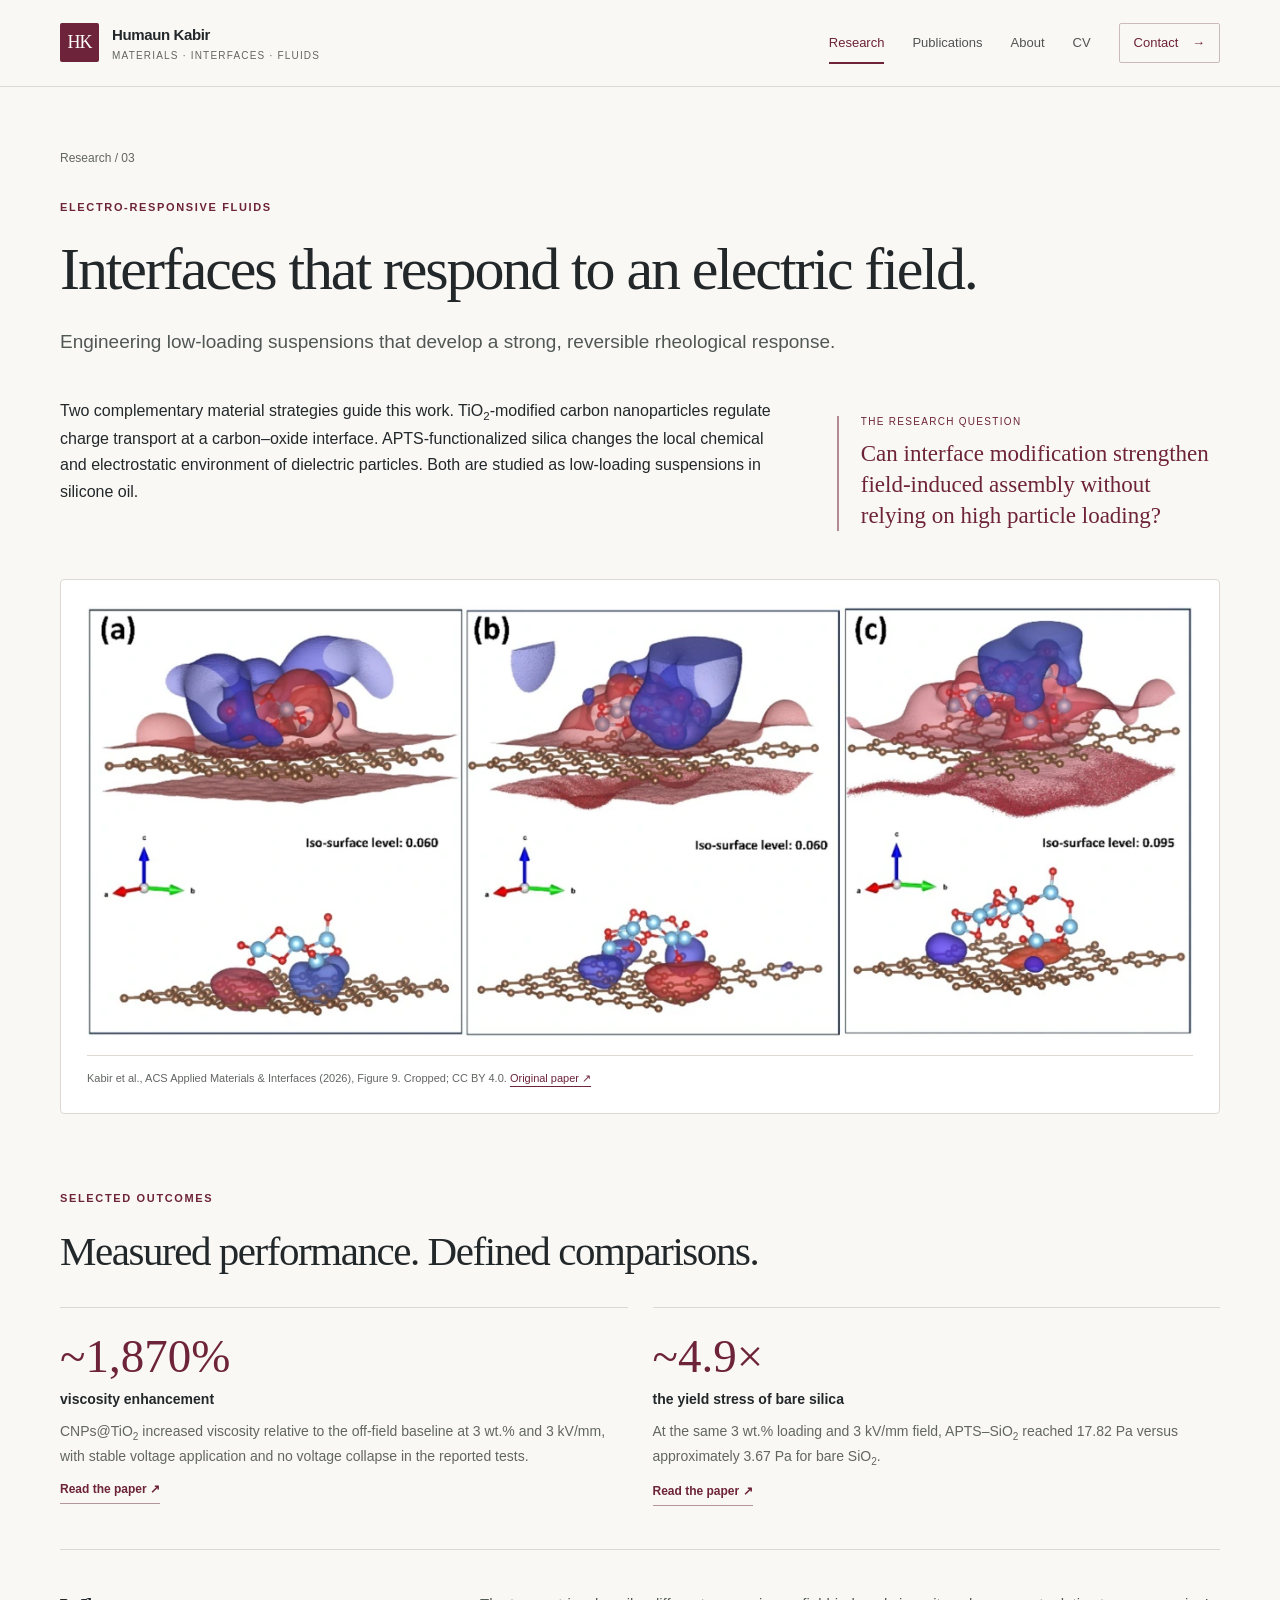
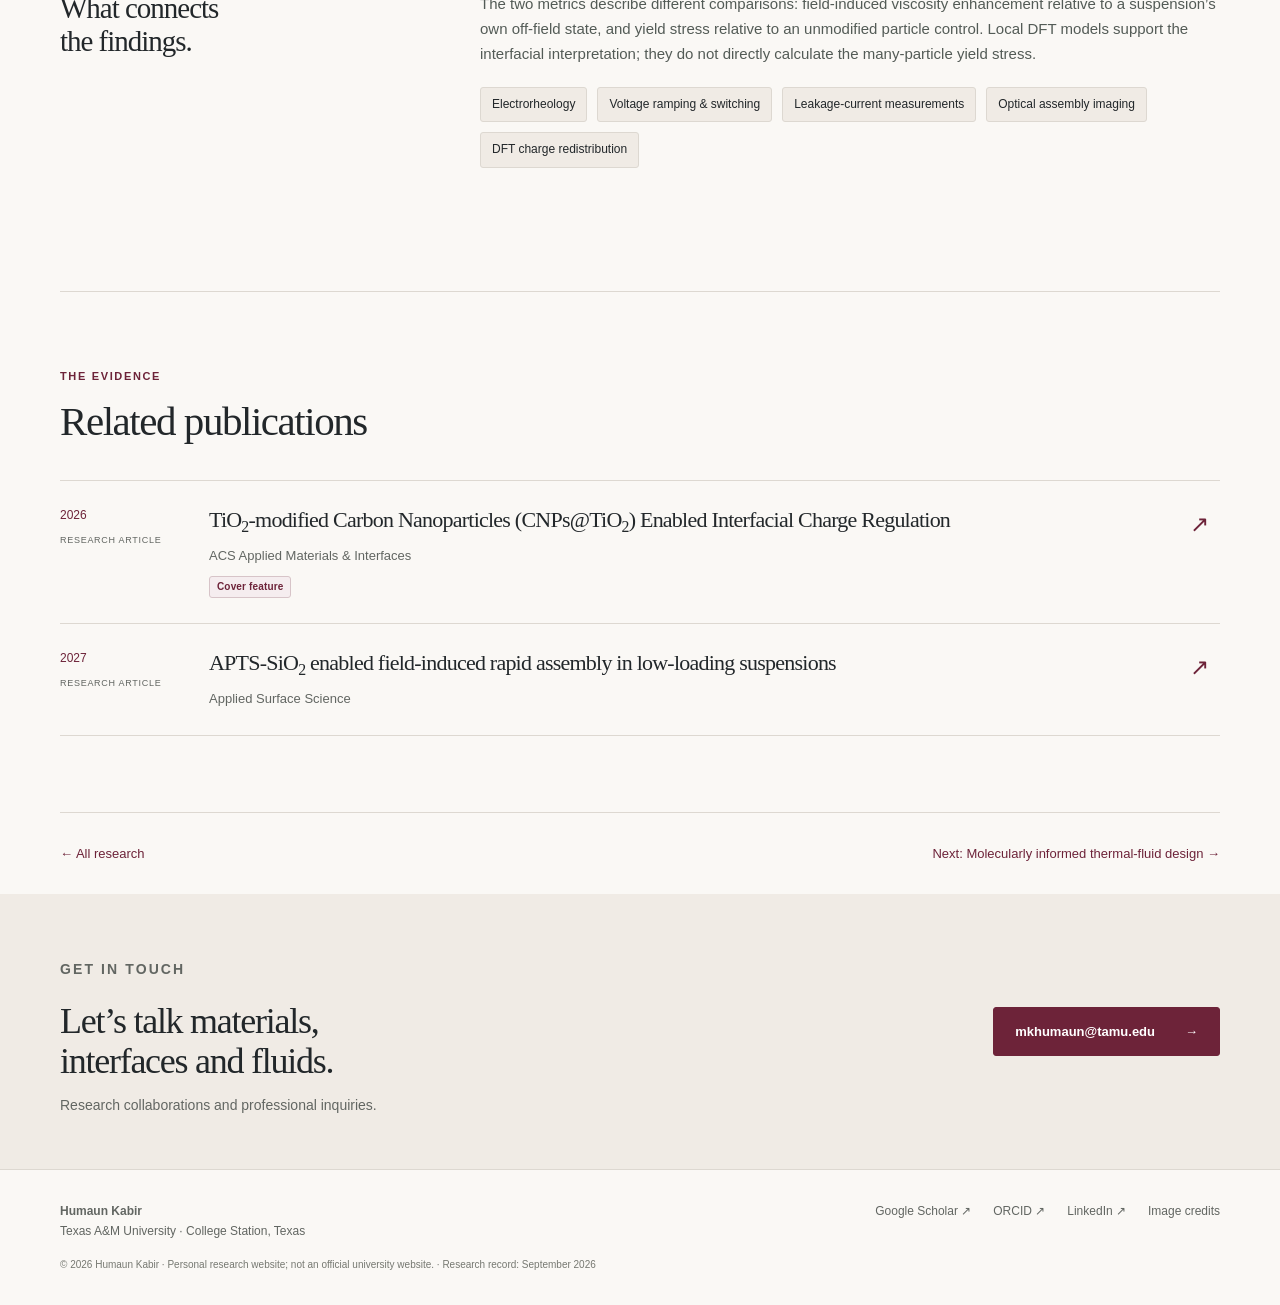
<file: responsive-fluids.html>
<!doctype html><html lang="en"><head><meta charset="utf-8"><meta name="viewport" content="width=device-width, initial-scale=1"><title>Electro-responsive fluids | Humaun Kabir</title><meta name="description" content="Engineering low-loading suspensions that develop a strong, reversible rheological response."><meta name="theme-color" content="#6d2339"><meta property="og:title" content="Electro-responsive fluids | Humaun Kabir"><meta property="og:description" content="Engineering low-loading suspensions that develop a strong, reversible rheological response."><meta property="og:type" content="website"><link rel="icon" type="image/svg+xml" href="assets/favicon.svg"><link rel="stylesheet" href="assets/styles.css"><script defer src="assets/site.js"></script></head><body><a class="skip" href="#main-content">Skip to content</a>
<header class="site-header"><div class="wrap header-inner">
<a class="brand" href="index.html" aria-label="Humaun Kabir home"><span class="monogram" aria-hidden="true">HK</span><span><span class="brand-name">Humaun Kabir</span><span class="brand-sub">Materials · Interfaces · Fluids</span></span></a>
<button class="menu-toggle" type="button" aria-label="Toggle navigation" aria-expanded="false" aria-controls="main-nav">Menu <span aria-hidden="true">☰</span></button>
<nav class="nav" id="main-nav" aria-label="Main navigation"><a href="research.html" aria-current="page">Research</a><a href="publications.html">Publications</a><a href="about.html">About</a><a href="cv.html">CV</a><a class="nav-contact" href="index.html#contact">Contact <span class="arrow" aria-hidden="true">→</span></a></nav>
</div></header><main id="main-content" class="wrap"><section class="page-top"><p class="breadcrumb"><a href="research.html">Research</a> / 03</p><p class="eyebrow">Electro-responsive fluids</p><h1>Interfaces that respond to an electric field.</h1><p class="lede">Engineering low-loading suspensions that develop a strong, reversible rheological response.</p></section><div class="research-intro"><p>Two complementary material strategies guide this work. TiO<sub>2</sub>-modified carbon nanoparticles regulate charge transport at a carbon–oxide interface. APTS-functionalized silica changes the local chemical and electrostatic environment of dielectric particles. Both are studied as low-loading suspensions in silicone oil.</p><p class="question"><span>THE RESEARCH QUESTION</span>Can interface modification strengthen field-induced assembly without relying on high particle loading?</p></div><figure class="detail-figure"><img src="assets/images/interfacial-charge.webp" alt="Published DFT total charge density and charge-density-difference maps for TiO2 clusters on a graphitic carbon surface."><figcaption>Kabir et al., ACS Applied Materials &amp; Interfaces (2026), Figure 9. Cropped; CC BY 4.0. <a href="https://doi.org/10.1021/acsami.6c10772" target="_blank" rel="noopener noreferrer" class="">Original paper <span aria-hidden="true">↗</span></a></figcaption></figure><section class="section"><p class="eyebrow">SELECTED OUTCOMES</p><h2>Measured performance. Defined comparisons.</h2><div class="results"><article class="result"><div class="result-value">~1,870%</div><h3>viscosity enhancement</h3><p>CNPs@TiO<sub>2</sub> increased viscosity relative to the off-field baseline at 3 wt.% and 3 kV/mm, with stable voltage application and no voltage collapse in the reported tests.</p><a href="https://doi.org/10.1021/acsami.6c10772" target="_blank" rel="noopener noreferrer" class="text-link">Read the paper <span aria-hidden="true">↗</span></a></article><article class="result"><div class="result-value">~4.9×</div><h3>the yield stress of bare silica</h3><p>At the same 3 wt.% loading and 3 kV/mm field, APTS–SiO<sub>2</sub> reached 17.82 Pa versus approximately 3.67 Pa for bare SiO<sub>2</sub>.</p><a href="https://doi.org/10.1016/j.apsusc.2026.168138" target="_blank" rel="noopener noreferrer" class="text-link">Read the paper <span aria-hidden="true">↗</span></a></article></div><div class="interpretation"><h2>What connects<br>the findings.</h2><div><p>The two metrics describe different comparisons: field-induced viscosity enhancement relative to a suspension’s own off-field state, and yield stress relative to an unmodified particle control. Local DFT models support the interfacial interpretation; they do not directly calculate the many-particle yield stress.</p><ul class="method-list"><li>Electrorheology</li><li>Voltage ramping &amp; switching</li><li>Leakage-current measurements</li><li>Optical assembly imaging</li><li>DFT charge redistribution</li></ul></div></div></section><section class="section border"><div class="section-head"><div><p class="eyebrow">THE EVIDENCE</p><h2>Related publications</h2></div></div><div class="featured-pubs"><article class="featured-pub"><div class="year">2026<div class="pub-kind">Research article</div></div><div><h3><a href="https://doi.org/10.1021/acsami.6c10772" target="_blank" rel="noopener noreferrer">TiO<sub>2</sub>-modified Carbon Nanoparticles (CNPs@TiO<sub>2</sub>) Enabled Interfacial Charge Regulation</a></h3><p>ACS Applied Materials &amp; Interfaces</p><div class="badges"><span class="badge">Cover feature</span></div></div><a class="pub-arrow" href="https://doi.org/10.1021/acsami.6c10772" target="_blank" rel="noopener noreferrer" aria-label="Read TiO2-modified Carbon Nanoparticles (CNPs@TiO2) Enabled Interfacial Charge Regulation">↗</a></article><article class="featured-pub"><div class="year">2027<div class="pub-kind">Research article</div></div><div><h3><a href="https://doi.org/10.1016/j.apsusc.2026.168138" target="_blank" rel="noopener noreferrer">APTS-SiO<sub>2</sub> enabled field-induced rapid assembly in low-loading suspensions</a></h3><p>Applied Surface Science</p></div><a class="pub-arrow" href="https://doi.org/10.1016/j.apsusc.2026.168138" target="_blank" rel="noopener noreferrer" aria-label="Read APTS-SiO2 enabled field-induced rapid assembly in low-loading suspensions">↗</a></article></div></section><div class="theme-nav"><a href="research.html">← All research</a><a href="thermal-fluids.html">Next: Molecularly informed thermal-fluid design →</a></div></main><section class="contact-band" id="contact"><div class="wrap contact-inner"><div><p class="eyebrow">GET IN TOUCH</p><h2>Let’s talk materials,<br>interfaces and fluids.</h2><p>Research collaborations and professional inquiries.</p></div><a class="button" href="mailto:mkhumaun@tamu.edu">mkhumaun@tamu.edu<span class="arrow" aria-hidden="true">→</span></a></div></section><footer class="site-footer"><div class="wrap"><div class="footer-inner"><div><strong>Humaun Kabir</strong><br>Texas A&M University · College Station, Texas</div><div class="footer-links"><a href="https://scholar.google.com/citations?user=AwalECcAAAAJ&amp;hl=en" target="_blank" rel="noopener noreferrer" class="">Google Scholar <span aria-hidden="true">↗</span></a><a href="https://orcid.org/0000-0003-0440-2288" target="_blank" rel="noopener noreferrer" class="">ORCID <span aria-hidden="true">↗</span></a><a href="https://www.linkedin.com/in/humaun-kabir/" target="_blank" rel="noopener noreferrer" class="">LinkedIn <span aria-hidden="true">↗</span></a><a href="credits.html">Image credits</a></div></div><p class="footer-note">© 2026 Humaun Kabir · Personal research website; not an official university website. · Research record: September 2026</p></div></footer><script type="application/ld+json">{"@context": "https://schema.org", "@type": "Person", "name": "Mohammad Humaun Kabir", "alternateName": "Humaun Kabir", "jobTitle": "Ph.D. Researcher", "affiliation": {"@type": "Organization", "name": "Texas A&M University"}, "sameAs": ["https://scholar.google.com/citations?user=AwalECcAAAAJ&hl=en", "https://www.linkedin.com/in/humaun-kabir/", "https://orcid.org/0000-0003-0440-2288"], "email": "mkhumaun@tamu.edu"}</script></body></html>
</file>
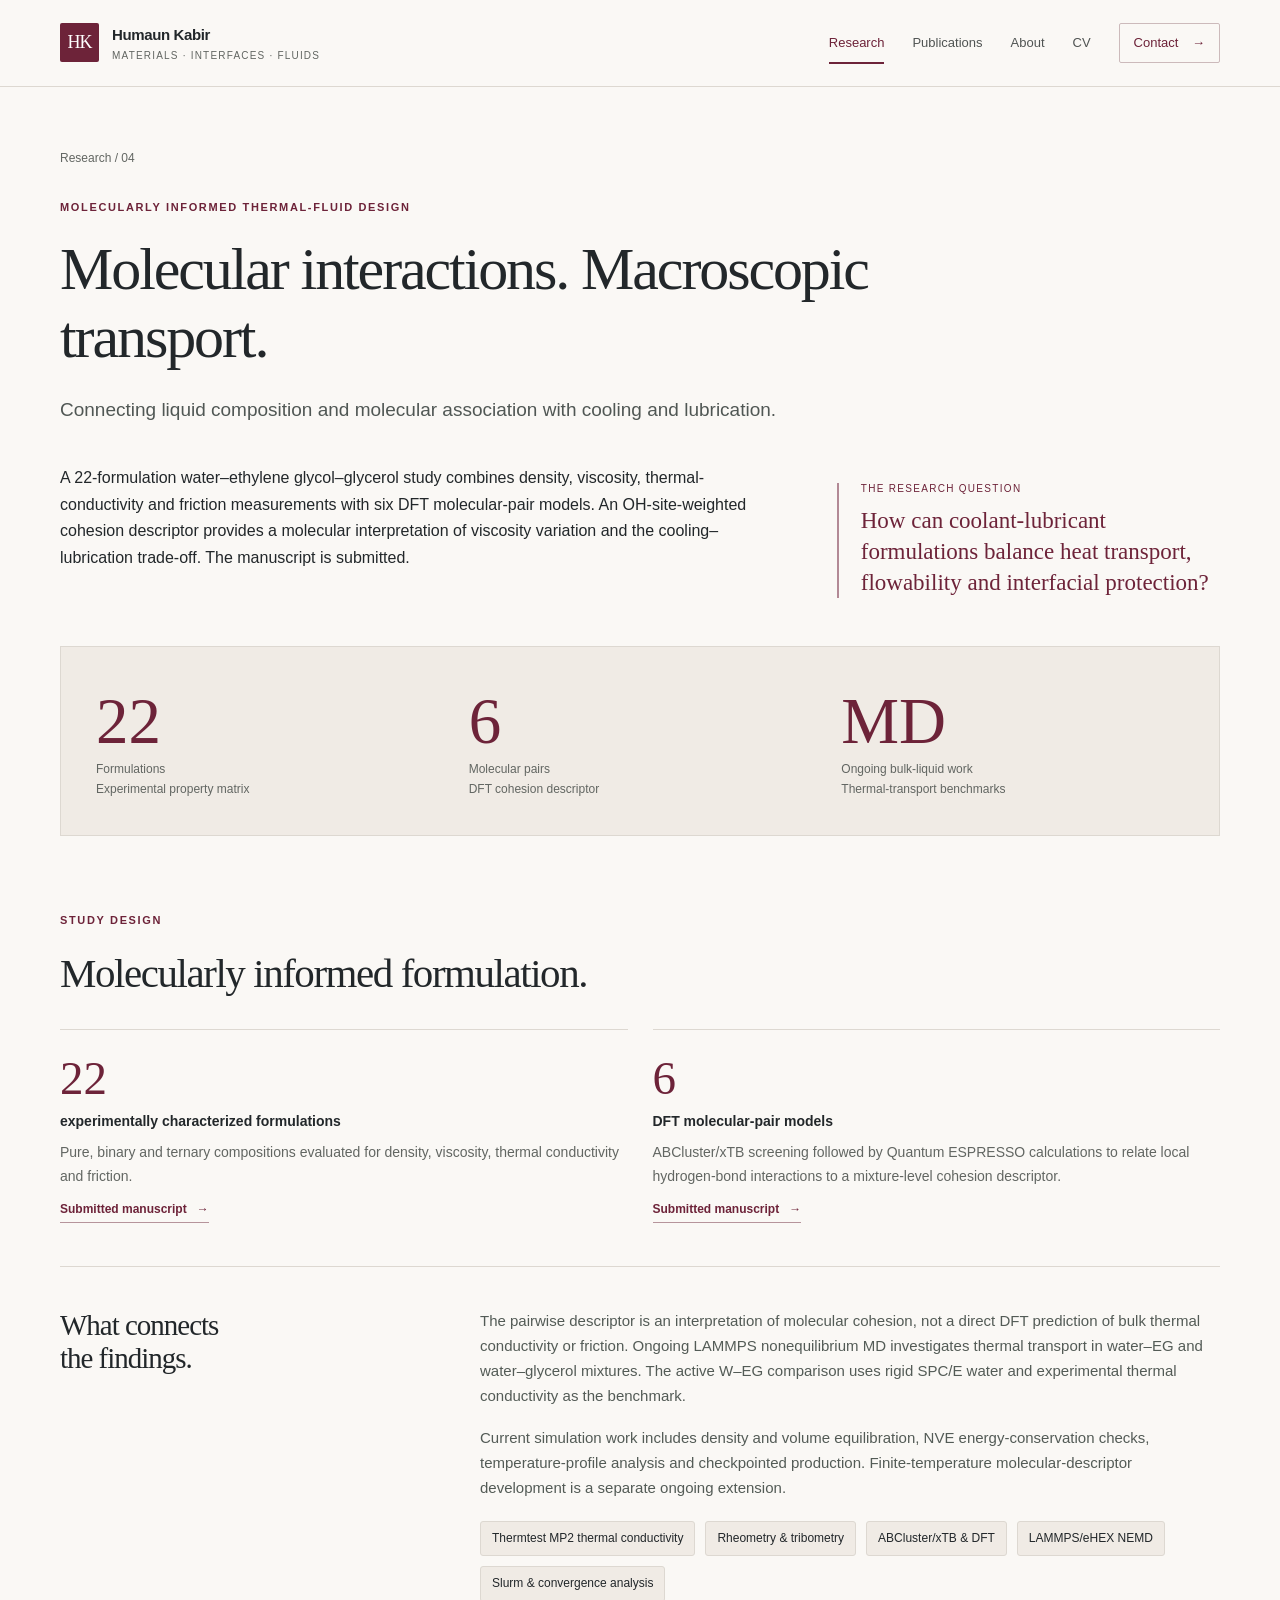
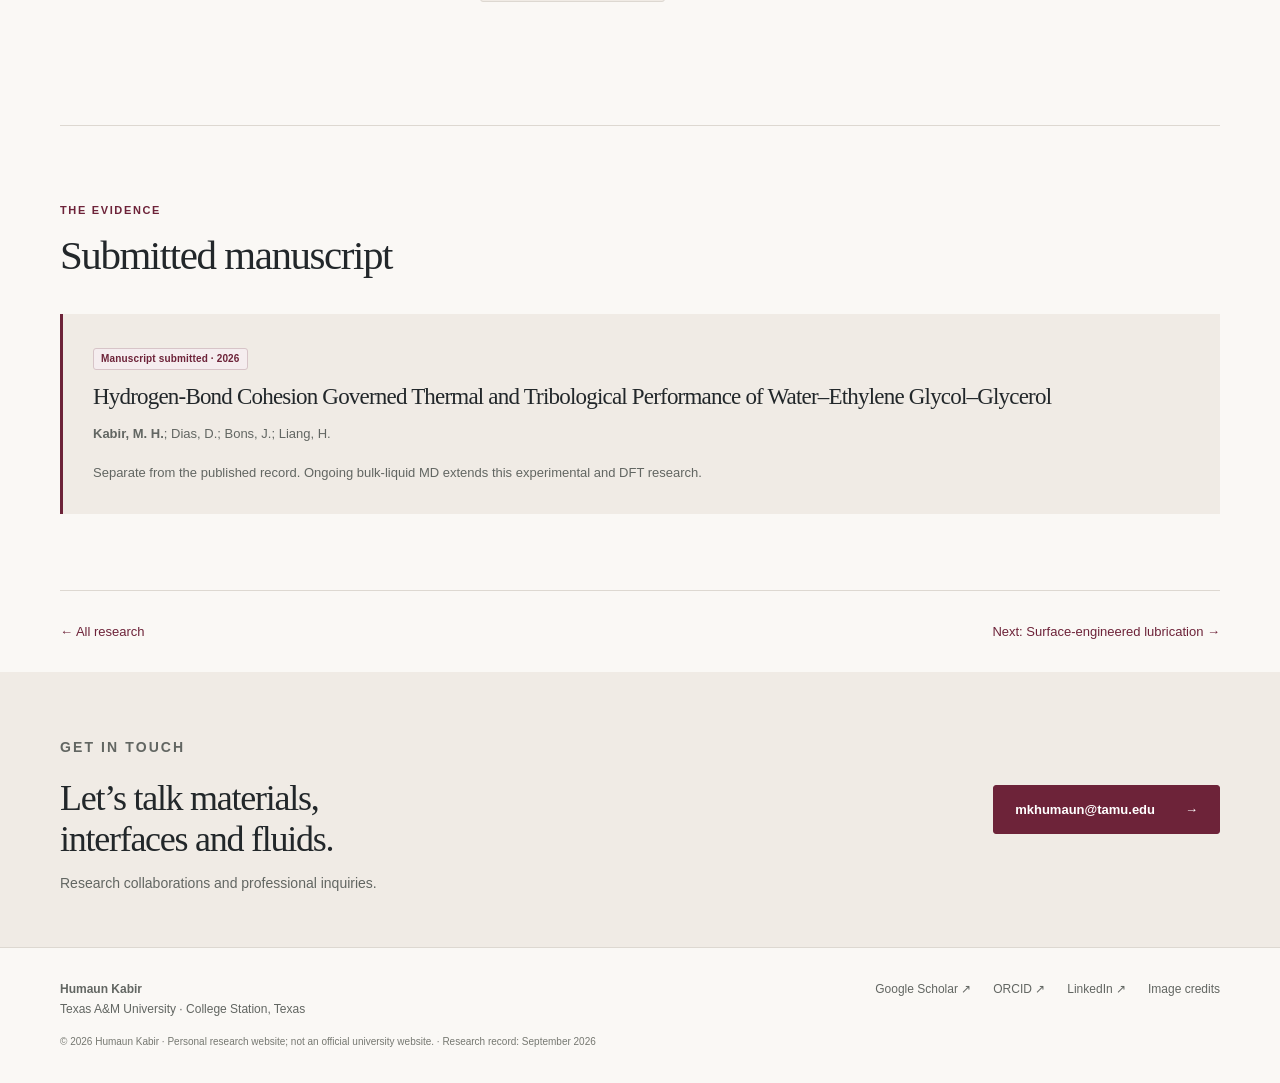
<file: thermal-fluids.html>
<!doctype html><html lang="en"><head><meta charset="utf-8"><meta name="viewport" content="width=device-width, initial-scale=1"><title>Molecularly informed thermal-fluid design | Humaun Kabir</title><meta name="description" content="Connecting liquid composition and molecular association with cooling and lubrication."><meta name="theme-color" content="#6d2339"><meta property="og:title" content="Molecularly informed thermal-fluid design | Humaun Kabir"><meta property="og:description" content="Connecting liquid composition and molecular association with cooling and lubrication."><meta property="og:type" content="website"><link rel="icon" type="image/svg+xml" href="assets/favicon.svg"><link rel="stylesheet" href="assets/styles.css"><script defer src="assets/site.js"></script></head><body><a class="skip" href="#main-content">Skip to content</a>
<header class="site-header"><div class="wrap header-inner">
<a class="brand" href="index.html" aria-label="Humaun Kabir home"><span class="monogram" aria-hidden="true">HK</span><span><span class="brand-name">Humaun Kabir</span><span class="brand-sub">Materials · Interfaces · Fluids</span></span></a>
<button class="menu-toggle" type="button" aria-label="Toggle navigation" aria-expanded="false" aria-controls="main-nav">Menu <span aria-hidden="true">☰</span></button>
<nav class="nav" id="main-nav" aria-label="Main navigation"><a href="research.html" aria-current="page">Research</a><a href="publications.html">Publications</a><a href="about.html">About</a><a href="cv.html">CV</a><a class="nav-contact" href="index.html#contact">Contact <span class="arrow" aria-hidden="true">→</span></a></nav>
</div></header><main id="main-content" class="wrap"><section class="page-top"><p class="breadcrumb"><a href="research.html">Research</a> / 04</p><p class="eyebrow">Molecularly informed thermal-fluid design</p><h1>Molecular interactions. Macroscopic transport.</h1><p class="lede">Connecting liquid composition and molecular association with cooling and lubrication.</p></section><div class="research-intro"><p>A 22-formulation water–ethylene glycol–glycerol study combines density, viscosity, thermal-conductivity and friction measurements with six DFT molecular-pair models. An OH-site-weighted cohesion descriptor provides a molecular interpretation of viscosity variation and the cooling–lubrication trade-off. The manuscript is submitted.</p><p class="question"><span>THE RESEARCH QUESTION</span>How can coolant-lubricant formulations balance heat transport, flowability and interfacial protection?</p></div><div class="numbers-panel"><div><div class="big">22</div><p>Formulations<br>Experimental property matrix</p></div><div><div class="big">6</div><p>Molecular pairs<br>DFT cohesion descriptor</p></div><div><div class="big">MD</div><p>Ongoing bulk-liquid work<br>Thermal-transport benchmarks</p></div></div><section class="section"><p class="eyebrow">STUDY DESIGN</p><h2>Molecularly informed formulation.</h2><div class="results"><article class="result"><div class="result-value">22</div><h3>experimentally characterized formulations</h3><p>Pure, binary and ternary compositions evaluated for density, viscosity, thermal conductivity and friction.</p><a class="text-link" href="publications.html#submitted">Submitted manuscript<span class="arrow" aria-hidden="true">→</span></a></article><article class="result"><div class="result-value">6</div><h3>DFT molecular-pair models</h3><p>ABCluster/xTB screening followed by Quantum ESPRESSO calculations to relate local hydrogen-bond interactions to a mixture-level cohesion descriptor.</p><a class="text-link" href="publications.html#submitted">Submitted manuscript<span class="arrow" aria-hidden="true">→</span></a></article></div><div class="interpretation"><h2>What connects<br>the findings.</h2><div><p>The pairwise descriptor is an interpretation of molecular cohesion, not a direct DFT prediction of bulk thermal conductivity or friction. Ongoing LAMMPS nonequilibrium MD investigates thermal transport in water–EG and water–glycerol mixtures. The active W–EG comparison uses rigid SPC/E water and experimental thermal conductivity as the benchmark.</p><p>Current simulation work includes density and volume equilibration, NVE energy-conservation checks, temperature-profile analysis and checkpointed production. Finite-temperature molecular-descriptor development is a separate ongoing extension.</p><ul class="method-list"><li>Thermtest MP2 thermal conductivity</li><li>Rheometry &amp; tribometry</li><li>ABCluster/xTB &amp; DFT</li><li>LAMMPS/eHEX NEMD</li><li>Slurm &amp; convergence analysis</li></ul></div></div></section><section class="section border"><div class="section-head"><div><p class="eyebrow">THE EVIDENCE</p><h2>Submitted manuscript</h2></div></div><aside class="submission" id="submitted"><span class="badge">Manuscript submitted · 2026</span><h3>Hydrogen-Bond Cohesion Governed Thermal and Tribological Performance of Water–Ethylene Glycol–Glycerol</h3><p><strong>Kabir, M. H.</strong>; Dias, D.; Bons, J.; Liang, H.</p><p>Separate from the published record. Ongoing bulk-liquid MD extends this experimental and DFT research.</p></aside></section><div class="theme-nav"><a href="research.html">← All research</a><a href="lubrication.html">Next: Surface-engineered lubrication →</a></div></main><section class="contact-band" id="contact"><div class="wrap contact-inner"><div><p class="eyebrow">GET IN TOUCH</p><h2>Let’s talk materials,<br>interfaces and fluids.</h2><p>Research collaborations and professional inquiries.</p></div><a class="button" href="mailto:mkhumaun@tamu.edu">mkhumaun@tamu.edu<span class="arrow" aria-hidden="true">→</span></a></div></section><footer class="site-footer"><div class="wrap"><div class="footer-inner"><div><strong>Humaun Kabir</strong><br>Texas A&M University · College Station, Texas</div><div class="footer-links"><a href="https://scholar.google.com/citations?user=AwalECcAAAAJ&amp;hl=en" target="_blank" rel="noopener noreferrer" class="">Google Scholar <span aria-hidden="true">↗</span></a><a href="https://orcid.org/0000-0003-0440-2288" target="_blank" rel="noopener noreferrer" class="">ORCID <span aria-hidden="true">↗</span></a><a href="https://www.linkedin.com/in/humaun-kabir/" target="_blank" rel="noopener noreferrer" class="">LinkedIn <span aria-hidden="true">↗</span></a><a href="credits.html">Image credits</a></div></div><p class="footer-note">© 2026 Humaun Kabir · Personal research website; not an official university website. · Research record: September 2026</p></div></footer><script type="application/ld+json">{"@context": "https://schema.org", "@type": "Person", "name": "Mohammad Humaun Kabir", "alternateName": "Humaun Kabir", "jobTitle": "Ph.D. Researcher", "affiliation": {"@type": "Organization", "name": "Texas A&M University"}, "sameAs": ["https://scholar.google.com/citations?user=AwalECcAAAAJ&hl=en", "https://www.linkedin.com/in/humaun-kabir/", "https://orcid.org/0000-0003-0440-2288"], "email": "mkhumaun@tamu.edu"}</script></body></html>
</file>
<file: assets/styles.css>
:root{--paper:#faf8f5;--white:#fff;--ink:#22272a;--muted:#626662;--wine:#6d2339;--wine-dark:#421523;--line:#ddd8d1;--wash:#f0ebe5;--sage:#e9eeea;--max:1160px;--serif:Georgia,'Times New Roman',serif;--sans:Inter,ui-sans-serif,-apple-system,BlinkMacSystemFont,'Segoe UI',Arial,sans-serif}
*{box-sizing:border-box}html{scroll-behavior:smooth;scroll-padding-top:105px}body{margin:0;background:var(--paper);color:var(--ink);font:16px/1.65 var(--sans);-webkit-font-smoothing:antialiased}a{color:inherit;text-underline-offset:4px}button,input,select{font:inherit}button,a,input,select,summary{-webkit-tap-highlight-color:transparent}button{cursor:pointer}img{max-width:100%;height:auto;display:block}h1,h2,h3,h4,p,figure{margin:0}h1,h2,h3{line-height:1.13;font-weight:400;letter-spacing:-.035em}h1,h2,h3{font-family:var(--serif)}h1{font-size:clamp(45px,5.8vw,74px)}h2{font-size:clamp(33px,3.2vw,44px)}h3{font-size:27px}p+p{margin-top:18px}strong{font-weight:650}sub{font-size:.72em}button:focus-visible,a:focus-visible,summary:focus-visible,input:focus-visible,select:focus-visible{outline:3px solid var(--wine);outline-offset:5px}.wrap{width:min(var(--max),calc(100% - 80px));margin:0 auto}.skip{position:absolute;z-index:100;top:-100px;left:20px;background:var(--wine);color:white;padding:12px}.skip:focus{top:12px}.eyebrow,.overline{text-transform:uppercase;letter-spacing:.15em;font-size:11px;font-weight:700;line-height:1.6;color:var(--wine)}.eyebrow{margin-bottom:20px}.muted{color:var(--muted)}.lede{font-size:19px;line-height:1.65;max-width:780px;color:#505754}.small{font-size:13px;line-height:1.55}.text-link{color:var(--wine);font-size:14px;font-weight:650;text-decoration:none;border-bottom:1px solid #b6949b;padding-bottom:3px}.text-link:hover{border-bottom-color:var(--wine)}.arrow{margin-left:10px}.button{display:inline-flex;align-items:center;justify-content:center;gap:20px;padding:13px 21px;border:1px solid var(--wine);border-radius:3px;background:var(--wine);color:white;font-size:13px;font-weight:650;text-decoration:none;min-height:48px;transition:background .2s}.button:hover{background:var(--wine-dark)}.button.secondary{background:transparent;color:var(--wine);border-color:#c8b5b8}.button.secondary:hover{background:#f0e6e8}.button.quiet{background:var(--white);color:var(--ink);border-color:var(--line)}.actions{display:flex;gap:12px;flex-wrap:wrap;margin-top:30px}.section{padding:76px 0}.section.border{border-top:1px solid var(--line)}.section-head{display:flex;align-items:flex-end;justify-content:space-between;gap:40px;margin-bottom:36px}.section-head h2{max-width:650px}.section-head .eyebrow{margin-bottom:12px}.section-head>p{max-width:320px;font-size:14px;color:var(--muted)}
/* Masthead */
.site-header{position:sticky;top:0;z-index:30;background:rgba(250,248,245,.97);border-bottom:1px solid var(--line);backdrop-filter:blur(16px)}.header-inner{height:86px;display:flex;align-items:center;justify-content:space-between;gap:30px}.brand{display:flex;align-items:center;gap:13px;text-decoration:none}.monogram{width:39px;height:39px;background:var(--wine);color:white;display:grid;place-items:center;font:18px var(--serif);border-radius:2px;letter-spacing:-1px}.brand-name{font-weight:650;font-size:15px;letter-spacing:-.025em}.brand-sub{display:block;font-size:10px;letter-spacing:.12em;text-transform:uppercase;color:var(--muted)}.nav{display:flex;align-items:center;gap:28px;font-size:13px}.nav a{text-decoration:none;color:#505453;white-space:nowrap}.nav a:hover,.nav a[aria-current=page]{color:var(--wine)}.nav a[aria-current=page]:not(.nav-contact){box-shadow:0 2px 0 var(--wine);padding:8px 0}.nav .nav-contact{border:1px solid #ccbabb;padding:8px 14px;border-radius:2px;color:var(--wine)}.menu-toggle{display:none;background:none;border:1px solid var(--line);padding:8px 12px;color:var(--ink);font-size:13px}.menu-toggle span{margin-left:8px}
/* Home */
.hero{display:grid;grid-template-columns:1.04fr .96fr;gap:62px;align-items:center;padding:68px 0 56px}.hero h1{margin-bottom:17px}.hero-tagline{font:clamp(25px,2.4vw,32px)/1.26 var(--serif);letter-spacing:-.02em;max-width:500px;color:var(--wine)}.hero-bio{font-size:15px;max-width:545px;margin-top:24px;color:#555b57}.affiliation{font-size:12px;margin-top:20px;color:var(--muted)}.hero-visual{border:1px solid #d6cbc2;background:#eee9e3;padding:22px;border-radius:5px;box-shadow:0 12px 30px rgba(53,34,29,.035)}.figure-label{display:flex;justify-content:space-between;align-items:center;margin-bottom:18px;font-size:10px;letter-spacing:.1em;color:#61625b}.figure-label b{font-weight:600}.figure-window{padding:18px 6px;background:white;border:1px solid #e4ded7;border-radius:3px}.hero-visual .figure-window img{width:100%;height:auto}.hero-visual h3{font-size:23px;margin-top:22px;max-width:370px}.hero-visual .small{color:#60635d;margin-top:10px}.figure-source{display:inline-block;font-size:11px;color:#716960;margin-top:12px;text-decoration:none}.figure-source:hover{text-decoration:underline}.scale-line{margin-top:18px;padding-top:15px;border-top:1px solid #cec4ba;display:flex;justify-content:space-between;font-size:9px;letter-spacing:.12em;font-weight:700;color:#70675e}.record-strip{border-top:1px solid var(--line);border-bottom:1px solid var(--line);display:grid;grid-template-columns:repeat(3,1fr);padding:24px 0}.record-item{display:flex;gap:18px;align-items:center;padding:0 28px;border-right:1px solid var(--line)}.record-item:first-child{padding-left:0}.record-item:last-child{border:0}.record-item .value{font:43px/1 var(--serif);color:var(--wine)}.record-item .label{font-size:12px;color:var(--muted);line-height:1.6}.record-item a{text-decoration:none}.research-grid{display:grid;grid-template-columns:repeat(2,1fr);gap:22px}.research-card{background:var(--white);border:1px solid var(--line);padding:28px 30px;display:flex;flex-direction:column;min-height:305px;position:relative;border-radius:3px;transition:border-color .2s,transform .2s}.research-card:hover{border-color:#b7a0a4;transform:translateY(-2px)}.card-top{display:flex;justify-content:space-between;align-items:center;margin-bottom:22px}.card-number{font:16px var(--serif);color:var(--wine)}.card-tag{font-size:10px;text-transform:uppercase;letter-spacing:.1em;color:var(--muted)}.research-card h3{font-size:29px;max-width:390px;margin-bottom:12px}.research-card>p{margin-bottom:25px;font-size:14px;color:var(--muted);max-width:450px}.card-bottom{border-top:1px solid var(--line);padding-top:18px;margin-top:auto;display:flex;justify-content:space-between;align-items:center;gap:22px}.card-bottom strong{font-size:19px;color:var(--wine);font-weight:600}.card-bottom small{font-size:11px;display:block;max-width:260px;color:var(--muted)}.card-bottom a{font-size:12px;white-space:nowrap}.current-panel{background:var(--wine-dark);color:white;padding:50px;display:grid;grid-template-columns:1fr 1fr;gap:60px;border-radius:4px}.current-panel .eyebrow{color:#dcbac2}.current-panel h2{font-size:37px;line-height:1.2}.current-panel p{font-size:14px;color:#e3d6d7}.current-panel .text-link{color:white;border-color:#b58d98}.current-panel .actions{margin-top:22px}.stage-tags{display:flex;flex-wrap:wrap;gap:9px;margin-top:21px}.stage-tags span{font-size:11px;border:1px solid #986271;border-radius:30px;padding:5px 11px;color:#f2e5e7}.featured-pubs{border-top:1px solid var(--line)}.featured-pub{padding:25px 0;display:grid;grid-template-columns:125px 1fr 30px;gap:24px;border-bottom:1px solid var(--line);align-items:start}.featured-pub .year{font-size:12px;color:var(--wine)}.featured-pub h3{font:22px/1.3 var(--serif);margin-bottom:7px}.featured-pub h3 a{text-decoration:none}.featured-pub h3 a:hover{color:var(--wine)}.featured-pub p{font-size:13px;color:var(--muted)}.pub-arrow{font-size:23px;text-decoration:none;color:var(--wine)}.badge{display:inline-block;border:1px solid #d7c4c8;background:#f5edef;color:var(--wine);font-size:10px;font-weight:600;letter-spacing:.015em;border-radius:3px;padding:3px 7px;line-height:1.4}.badges{display:flex;flex-wrap:wrap;gap:6px;margin-top:10px}.news-list{display:grid;grid-template-columns:repeat(3,1fr);gap:35px}.news-item{padding-top:18px;border-top:1px solid var(--line)}.news-item time{font-size:11px;color:var(--wine);text-transform:uppercase;letter-spacing:.09em}.news-item h3{font-size:23px;margin-top:12px;margin-bottom:10px;line-height:1.27}.news-item p{font-size:13px;color:var(--muted)}.news-item a{text-decoration:none}.contact-band{background:var(--wash);padding:52px 0}.contact-inner{display:flex;align-items:center;justify-content:space-between;gap:35px}.contact-inner h2{max-width:600px;font-size:36px}.contact-inner p{margin-top:12px;font-size:14px;color:var(--muted)}.site-footer{padding:32px 0;color:var(--muted);font-size:12px;border-top:1px solid var(--line)}.footer-inner{display:flex;justify-content:space-between;align-items:flex-start;gap:30px}.footer-links{display:flex;gap:22px;flex-wrap:wrap}.footer-links a{text-decoration:none}.footer-note{margin-top:15px;font-size:10px;color:#767871}
/* Inner pages */
.page-top{padding:62px 0 40px;max-width:920px}.page-top h1{font-size:clamp(43px,5vw,60px);margin-bottom:22px}.page-top .lede{max-width:850px}.breadcrumb{font-size:12px;margin-bottom:30px;color:var(--muted)}.breadcrumb a{text-decoration:none}.research-intro{display:grid;grid-template-columns:1.3fr .7fr;gap:65px;padding-bottom:48px}.research-intro p{font-size:16px}.research-intro .question{font:23px/1.35 var(--serif);color:var(--wine);border-left:2px solid #b28995;padding-left:22px}.question span{display:block;font:10px var(--sans);letter-spacing:.13em;text-transform:uppercase;margin-bottom:11px}.detail-figure{background:#fff;border:1px solid var(--line);padding:26px;border-radius:4px}.detail-figure img{width:100%;max-height:460px;object-fit:contain;margin:auto}.detail-figure figcaption{font-size:11px;color:var(--muted);border-top:1px solid var(--line);margin-top:18px;padding-top:13px}.detail-figure figcaption a{color:var(--wine)}.results{display:grid;grid-template-columns:repeat(2,1fr);gap:25px;margin-top:33px}.result{border-top:1px solid var(--line);padding:23px 0}.result-value{font:47px/1.1 var(--serif);color:var(--wine);margin-bottom:9px}.result h3{font-family:var(--sans);font-size:14px;font-weight:650;letter-spacing:0;margin-bottom:12px}.result p{font-size:14px;color:var(--muted)}.result .text-link{font-size:12px;display:inline-block;margin-top:12px}.interpretation{display:grid;grid-template-columns:1fr 2fr;gap:50px;padding:42px 0;border-top:1px solid var(--line);margin-top:20px}.interpretation h2{font-size:29px}.interpretation p{font-size:15px;color:#535b56}.method-list{display:flex;flex-wrap:wrap;gap:10px;margin:20px 0 5px;padding:0;list-style:none}.method-list li{font-size:12px;padding:7px 11px;background:var(--wash);border:1px solid var(--line);border-radius:3px}.theme-nav{display:flex;justify-content:space-between;gap:24px;border-top:1px solid var(--line);padding:30px 0;font-size:13px}.theme-nav a{text-decoration:none;color:var(--wine)}.numbers-panel{display:grid;grid-template-columns:1fr 1fr 1fr;padding:35px;background:var(--wash);border:1px solid var(--line);gap:30px}.numbers-panel .big{font:65px/1.2 var(--serif);color:var(--wine)}.numbers-panel p{font-size:12px;color:var(--muted)}.about-grid{display:grid;grid-template-columns:1.5fr .8fr;gap:80px;padding-bottom:60px}.about-grid p{font-size:16px;color:#535b56}.about-aside{border-left:1px solid var(--line);padding-left:30px}.about-aside h3{font-size:24px;margin-bottom:18px}.profile-links{display:flex;gap:14px;flex-wrap:wrap;margin-top:25px}.profile-links a{font-size:12px;color:var(--wine);font-weight:600}.timeline{margin-top:27px}.timeline-item{display:grid;grid-template-columns:140px 1fr;gap:30px;border-top:1px solid var(--line);padding:22px 0}.timeline-item time{font-size:12px;color:var(--wine)}.timeline-item h3{font:18px/1.4 var(--sans);font-weight:600;letter-spacing:-.02em;margin-bottom:5px}.timeline-item p{font-size:14px;color:var(--muted)}.timeline-item .small{font-size:12px}.two-col{display:grid;grid-template-columns:1fr 1fr;gap:60px}.award-item{padding:18px 0;border-top:1px solid var(--line)}.award-item span{font-size:11px;color:var(--wine);letter-spacing:.07em}.award-item h3{font:16px/1.45 var(--sans);font-weight:600;letter-spacing:-.01em;margin:5px 0}.award-item p{font-size:12px;color:var(--muted)}.talk{padding:21px 0;border-top:1px solid var(--line)}.talk h3{font-size:22px;line-height:1.3;margin-bottom:8px}.talk p{font-size:13px;color:var(--muted)}.patent-box{border:1px solid #d3c2c4;background:#f3edec;padding:32px;margin-top:28px}.patent-box h3{font-size:28px;line-height:1.3;margin:13px 0}.patent-box p{font-size:14px}.patent-box .small{font-size:12px;margin-top:15px;color:#675e5f}
/* Publication browser */
.pub-toolbar{padding:24px;border:1px solid var(--line);background:white;margin:0 0 20px;border-radius:4px}.form-row{display:grid;grid-template-columns:1fr 200px 215px;gap:16px}.field label{display:block;font-size:11px;font-weight:650;letter-spacing:.04em;margin-bottom:7px}.field input,.field select{width:100%;height:46px;background:var(--paper);border:1px solid #ccc8c1;border-radius:3px;padding:8px 12px;font-size:13px;color:var(--ink)}.topic-filters{display:flex;gap:8px;flex-wrap:wrap;margin-top:20px}.filter-button{border:1px solid var(--line);border-radius:30px;padding:5px 12px;background:white;font-size:11px;color:#555d57;min-height:34px}.filter-button[aria-pressed=true]{background:var(--wine);border-color:var(--wine);color:white}.filter-button:hover{border-color:var(--wine)}.result-status{font-size:12px;color:var(--muted);display:flex;justify-content:space-between;gap:20px;margin:24px 0}.reset-filters{background:none;border:0;color:var(--wine);font-size:12px;text-decoration:underline}.publication{border-top:1px solid var(--line);padding:25px 0;display:grid;grid-template-columns:78px 1fr;gap:20px}.publication[hidden]{display:none!important}.pub-year{font:22px/1.3 var(--serif);color:var(--wine);padding-top:3px}.pub-kind{font-size:9px;line-height:1.6;letter-spacing:.08em;text-transform:uppercase;color:var(--muted);margin-top:7px}.publication h2{font-size:24px;line-height:1.3;letter-spacing:-.02em;max-width:980px}.publication h2 a{text-decoration:none}.publication h2 a:hover{color:var(--wine)}.authors{font-size:12px;line-height:1.7;color:#5b615c;margin:10px 0 6px}.authors strong{color:var(--ink)}.journal{font-size:13px;color:var(--ink)}.pub-tools{display:flex;gap:20px;align-items:center;flex-wrap:wrap;margin-top:12px}.pub-tools a,.copy-citation{font-size:11px;color:var(--wine);background:none;border:0;padding:0;text-decoration:none;line-height:1.8}.pub-tools a:hover,.copy-citation:hover{text-decoration:underline}.pub-note{font-size:11px;color:#6b6c66;margin-top:8px}.empty-state{padding:40px;text-align:center;border:1px solid var(--line);margin:20px 0}.submission{background:var(--wash);padding:30px;border-left:3px solid var(--wine);margin-top:30px}.submission h3{font-size:23px;line-height:1.4;margin:10px 0}.submission p{font-size:13px;color:var(--muted)}.visually-hidden{position:absolute;width:1px;height:1px;padding:0;margin:-1px;overflow:hidden;clip:rect(0,0,0,0);white-space:nowrap;border:0}
/* Print-ready web CV */
.cv-doc{max-width:970px;margin:0 auto;padding-bottom:55px}.cv-contact{font-size:12px;margin:14px 0 28px;color:var(--muted)}.cv-section{margin-top:32px}.cv-section>h2{font:700 12px/1.3 var(--sans);letter-spacing:.1em;text-transform:uppercase;color:var(--wine);border-bottom:1px solid var(--line);padding-bottom:9px;margin-bottom:16px}.cv-profile{font-size:14px}.cv-entry{margin:0 0 15px}.cv-line{display:flex;justify-content:space-between;gap:30px;font-size:14px}.cv-entry p{font-size:13px;color:var(--muted);margin:3px 0}.cv-entry time{font-size:12px;white-space:nowrap}.cv-project{font-size:13px;margin-bottom:13px}.cv-project p{font-size:13px}.cv-project strong{color:var(--wine)}.cv-skills p{font-size:13px;margin-bottom:9px}.cv-refs{font-size:11px;padding-left:22px}.cv-refs li{padding-left:5px;margin-bottom:13px;break-inside:avoid}.cv-refs a{overflow-wrap:anywhere}.cv-ref-group{font:600 13px var(--sans);margin:18px 0 12px;letter-spacing:0}.credits p{font-size:14px}.credit-entry{border-top:1px solid var(--line);padding:24px 0}.credit-entry h2{font-size:24px;margin-bottom:12px}.credit-entry p{font-size:13px;color:var(--muted)}
@media(min-width:1600px){.hero{padding-top:86px;padding-bottom:76px}}
@media(max-width:1000px){.wrap{width:calc(100% - 48px)}.hero{gap:35px}.nav{gap:18px}.hero h1{font-size:62px}.current-panel{padding:38px;gap:35px}.form-row{grid-template-columns:1fr 160px 185px}.about-grid{gap:40px}.record-item{padding:0 18px}}
@media(max-width:760px){html{scroll-padding-top:90px}.wrap{width:calc(100% - 36px)}.header-inner{height:74px}.brand-sub{font-size:9px}.menu-toggle{display:block}.nav{display:none;position:absolute;left:0;right:0;top:74px;background:var(--paper);padding:20px 24px;border-bottom:1px solid var(--line);flex-direction:column;align-items:stretch;gap:5px;box-shadow:0 9px 15px #3333330a}.nav.open{display:flex}.nav a{padding:12px 0}.nav .nav-contact{margin-top:8px;text-align:center}.nav a[aria-current=page]:not(.nav-contact){box-shadow:none;font-weight:700;padding:12px 0}.hero{grid-template-columns:1fr;padding:40px 0 35px;gap:34px}.hero h1{font-size:58px}.hero-tagline{font-size:29px}.hero-bio{font-size:15px}.hero-visual{padding:18px}.hero-visual h3{font-size:25px;max-width:none}.hero .actions{margin-top:25px}.record-strip{padding:20px 0}.record-item{display:block;padding:0 15px}.record-item .value{font-size:35px;margin-bottom:7px}.record-item .label{font-size:10px}.section{padding:48px 0}.section-head{display:block;margin-bottom:27px}.section-head>p{margin-top:17px;max-width:none}.section-head>.text-link{display:inline-block;margin-top:18px}.research-grid{grid-template-columns:1fr;gap:16px}.research-card{padding:25px;min-height:0}.research-card h3{font-size:28px}.current-panel{grid-template-columns:1fr;padding:30px 25px;gap:25px}.current-panel h2{font-size:32px}.featured-pub{grid-template-columns:1fr 24px;gap:8px 16px;padding:21px 0}.featured-pub .year{grid-column:1/-1}.featured-pub h3{font-size:21px}.news-list{grid-template-columns:1fr;gap:24px}.contact-inner{display:block}.contact-inner h2{font-size:31px}.contact-inner .button{margin-top:25px}.footer-inner{display:block}.footer-links{margin-top:20px;gap:19px}.page-top{padding:42px 0 30px}.page-top h1{font-size:43px}.lede{font-size:17px}.research-intro{grid-template-columns:1fr;gap:25px}.results{grid-template-columns:1fr;gap:0}.detail-figure{padding:15px}.detail-figure img{max-height:none}.interpretation{grid-template-columns:1fr;gap:20px;padding:28px 0}.numbers-panel{padding:25px 20px;gap:18px}.numbers-panel .big{font-size:40px}.numbers-panel p{font-size:10px}.theme-nav{font-size:12px}.about-grid{grid-template-columns:1fr;gap:30px;padding-bottom:40px}.about-aside{border-left:0;border-top:1px solid var(--line);padding:25px 0 0}.timeline-item{grid-template-columns:1fr;gap:9px;padding:21px 0}.timeline-item h3{font-size:16px}.two-col{grid-template-columns:1fr;gap:35px}.form-row{grid-template-columns:1fr 1fr}.form-row .field:first-child{grid-column:1/-1}.pub-toolbar{padding:18px}.field input,.field select{font-size:12px}.publication{grid-template-columns:1fr;gap:8px;padding:22px 0}.pub-year{font-size:18px;display:flex;gap:15px;align-items:center}.pub-kind{margin:0}.publication h2{font-size:23px}.pub-tools{gap:18px}.cv-line{display:block}.cv-entry time{display:block;margin-top:4px}.cv-refs{padding-left:17px}.patent-box{padding:24px}.patent-box h3{font-size:25px}.cv-section{margin-top:25px}}
@media(prefers-reduced-motion:reduce){html{scroll-behavior:auto}*,*::before,*::after{transition:none!important;animation:none!important}}
@page{size:A4;margin:16mm 17mm 18mm}
@media print{html{scroll-behavior:auto}body{background:white;color:black;font:10.5pt/1.3 'Times New Roman',serif}.site-header,.site-footer,.contact-band,.skip,.no-print,.page-top .actions,.preview-banner{display:none!important}.wrap,.cv-doc{width:100%;max-width:none;margin:0;padding:0}.page-top{padding:0 0 10px}.page-top .eyebrow{display:none}.page-top h1{font-size:27pt;margin:0 0 7px}.page-top .lede{font:11pt 'Times New Roman',serif}.cv-section{margin-top:19px}.cv-section>h2{font:700 10.5pt 'Times New Roman',serif;padding-bottom:5px;margin-bottom:10px;break-after:avoid}.cv-contact{font-size:9.5pt;margin:4px 0 12px}.cv-profile,.cv-project,.cv-project p,.cv-entry p,.cv-line,.cv-skills p{font:10.5pt/1.3 'Times New Roman',serif}.cv-entry{break-inside:avoid;margin-bottom:11px}.cv-line{display:flex}.cv-entry time{font-size:10pt}.cv-project{break-inside:avoid;margin-bottom:9px}.cv-ref-group{font:700 10.5pt 'Times New Roman',serif;break-after:avoid}.cv-refs{font:10pt/1.25 'Times New Roman',serif}.cv-refs li{margin-bottom:9px}.cv-publications{break-before:page}a{text-decoration:none;color:inherit}.cv-section li{break-inside:avoid}.cv-project strong{color:#5b1930}.cv-skills p{margin-bottom:7px}}
</file>
